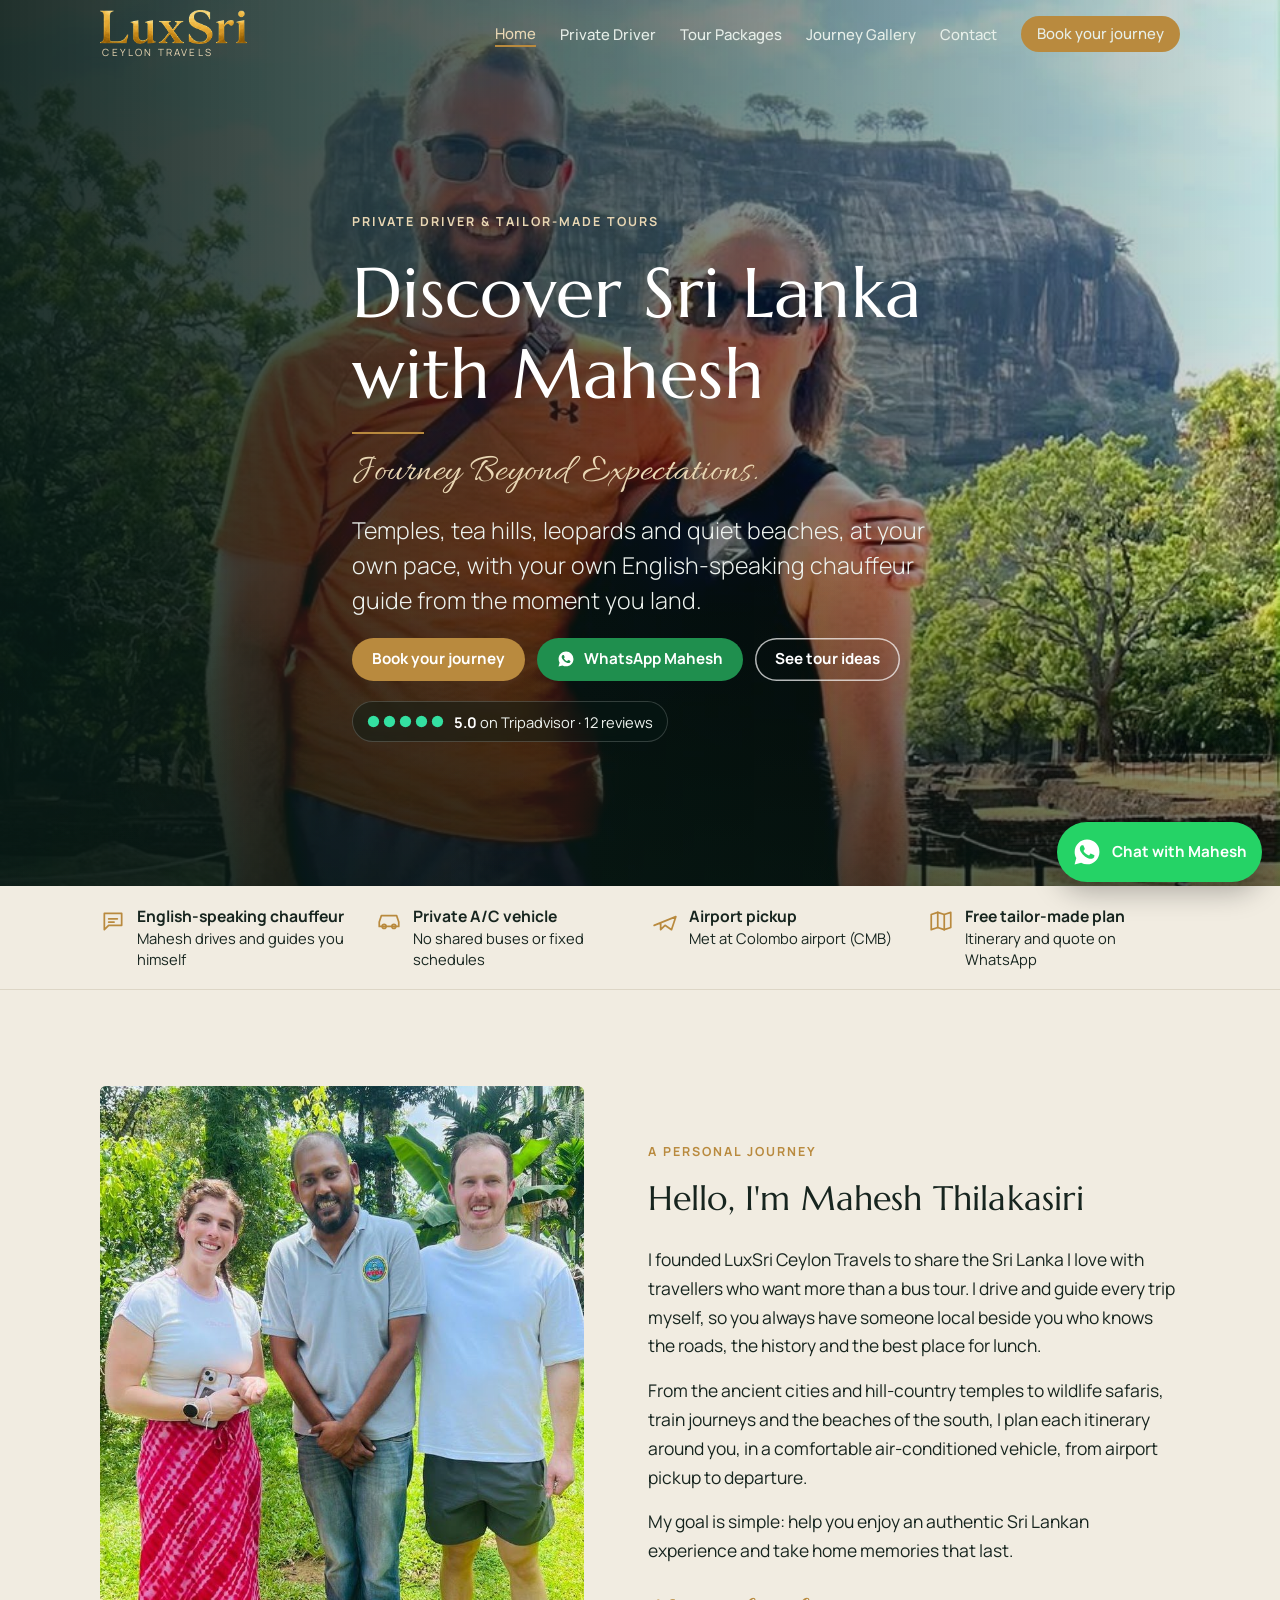
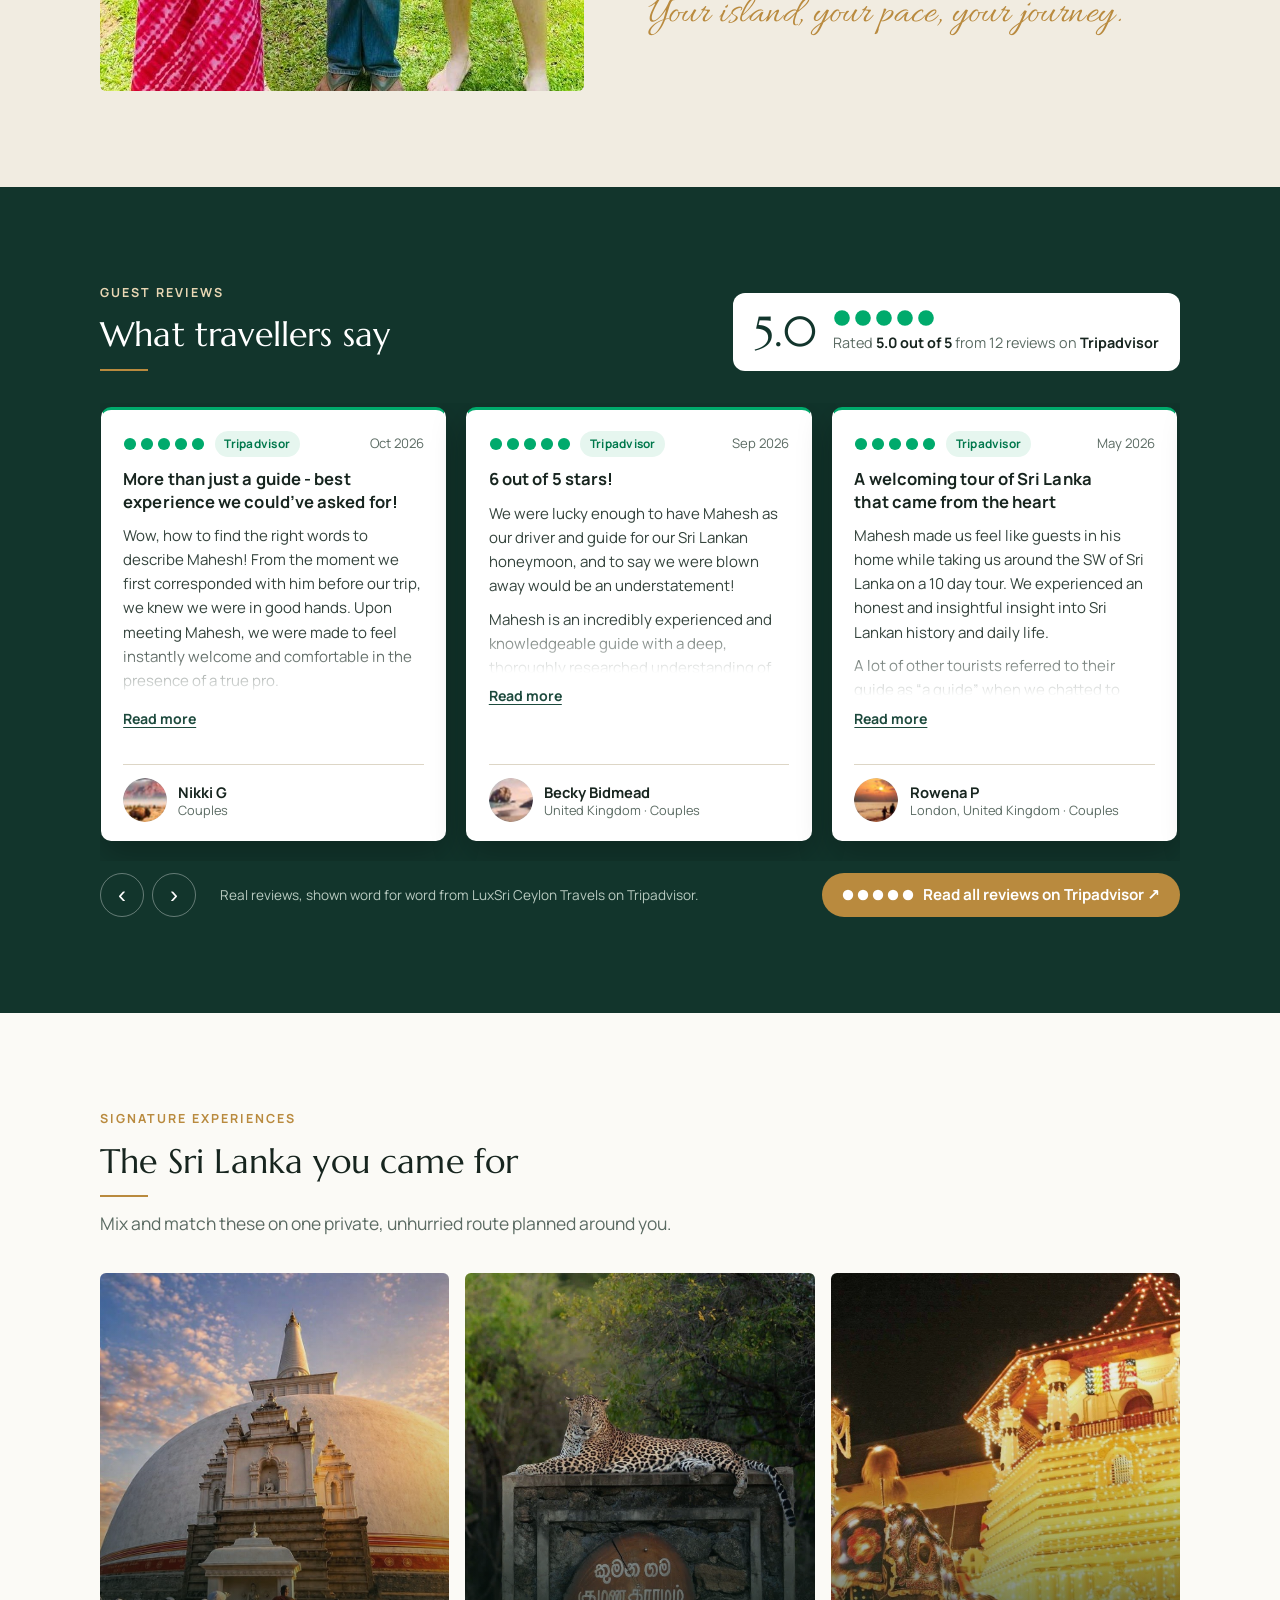
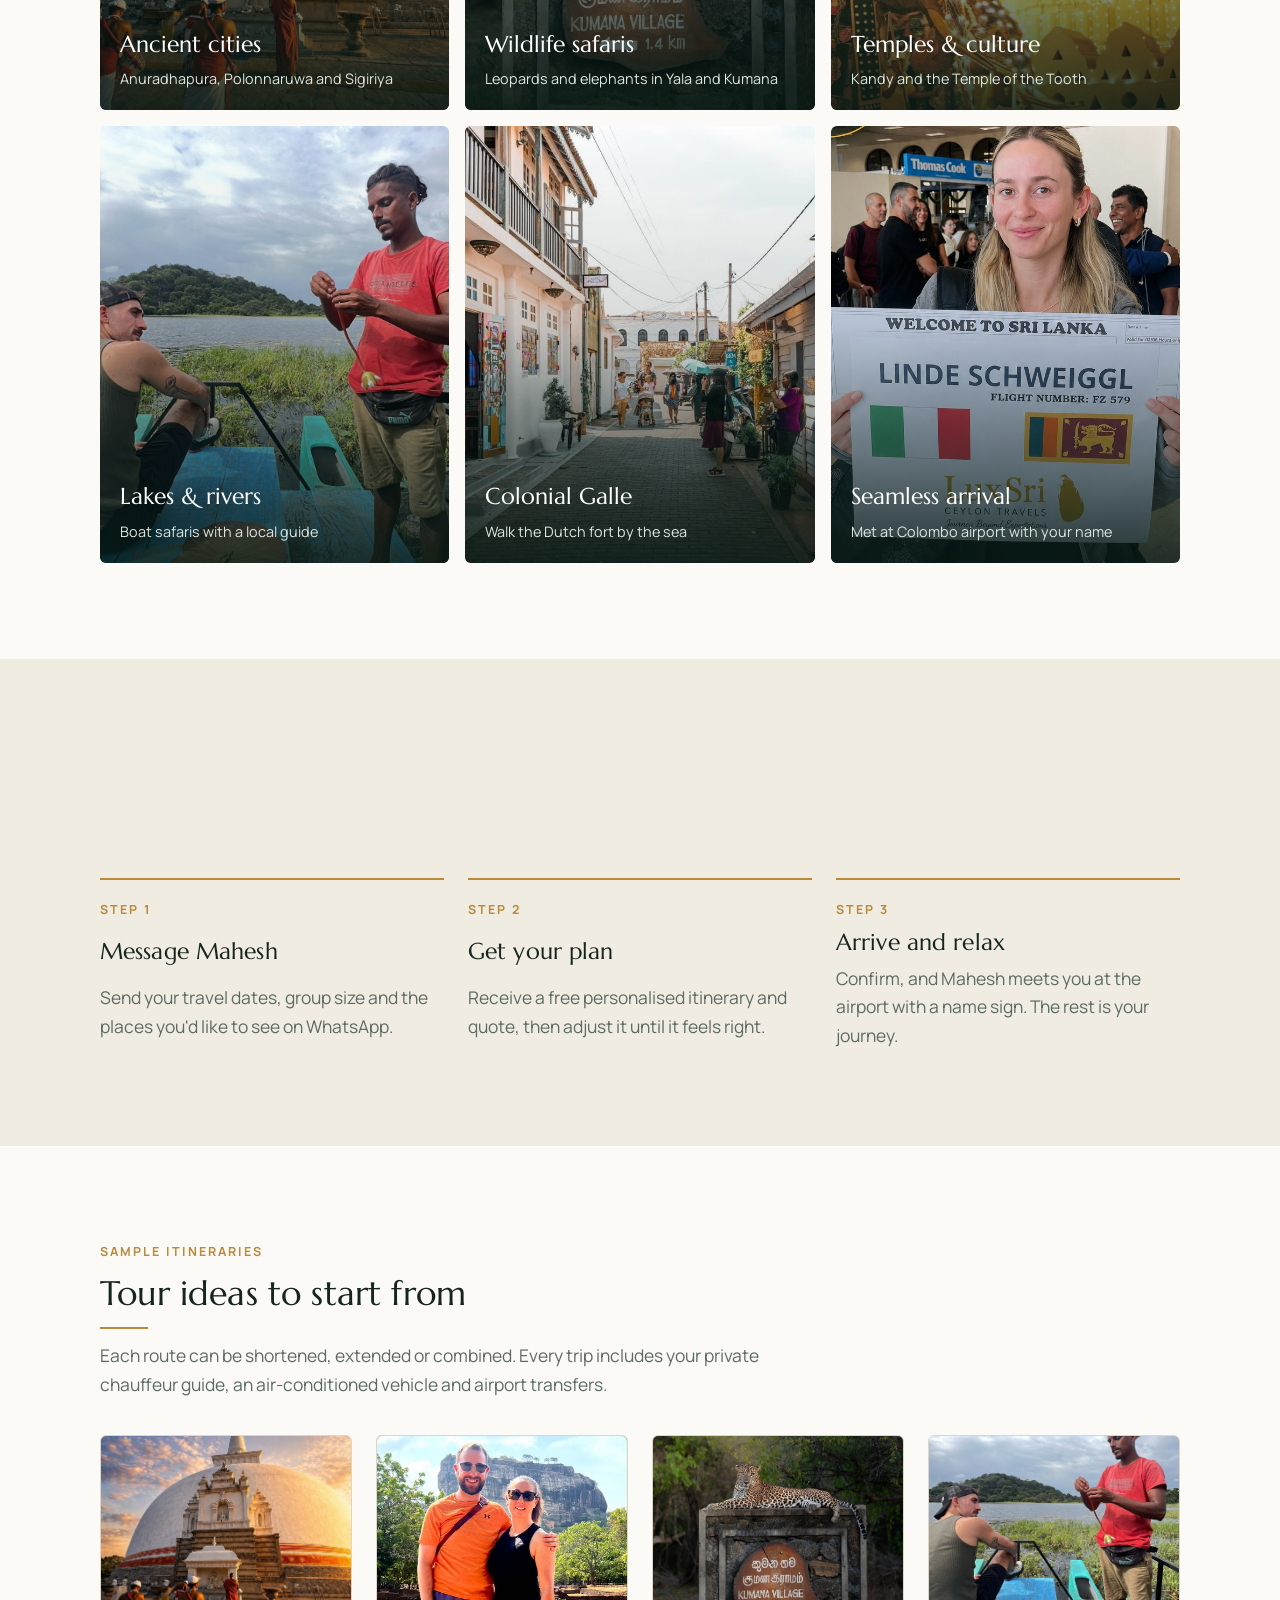
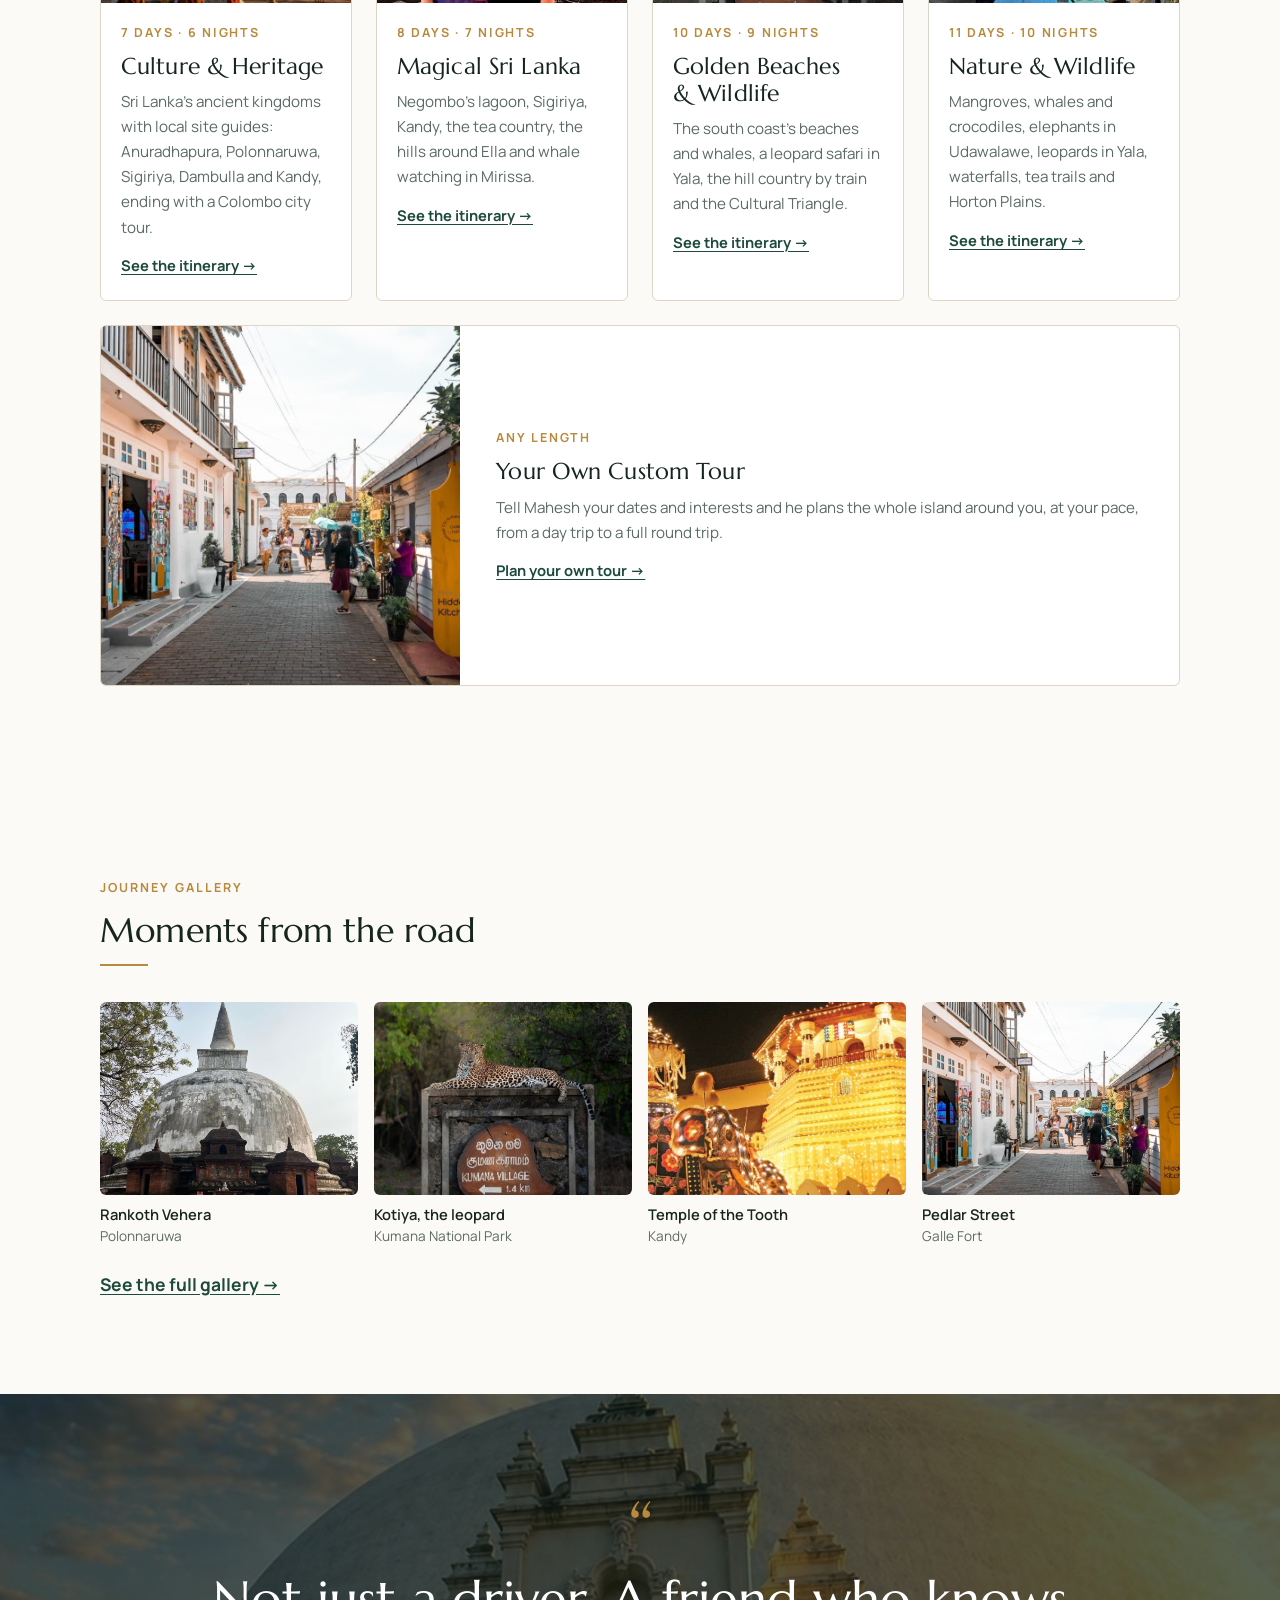
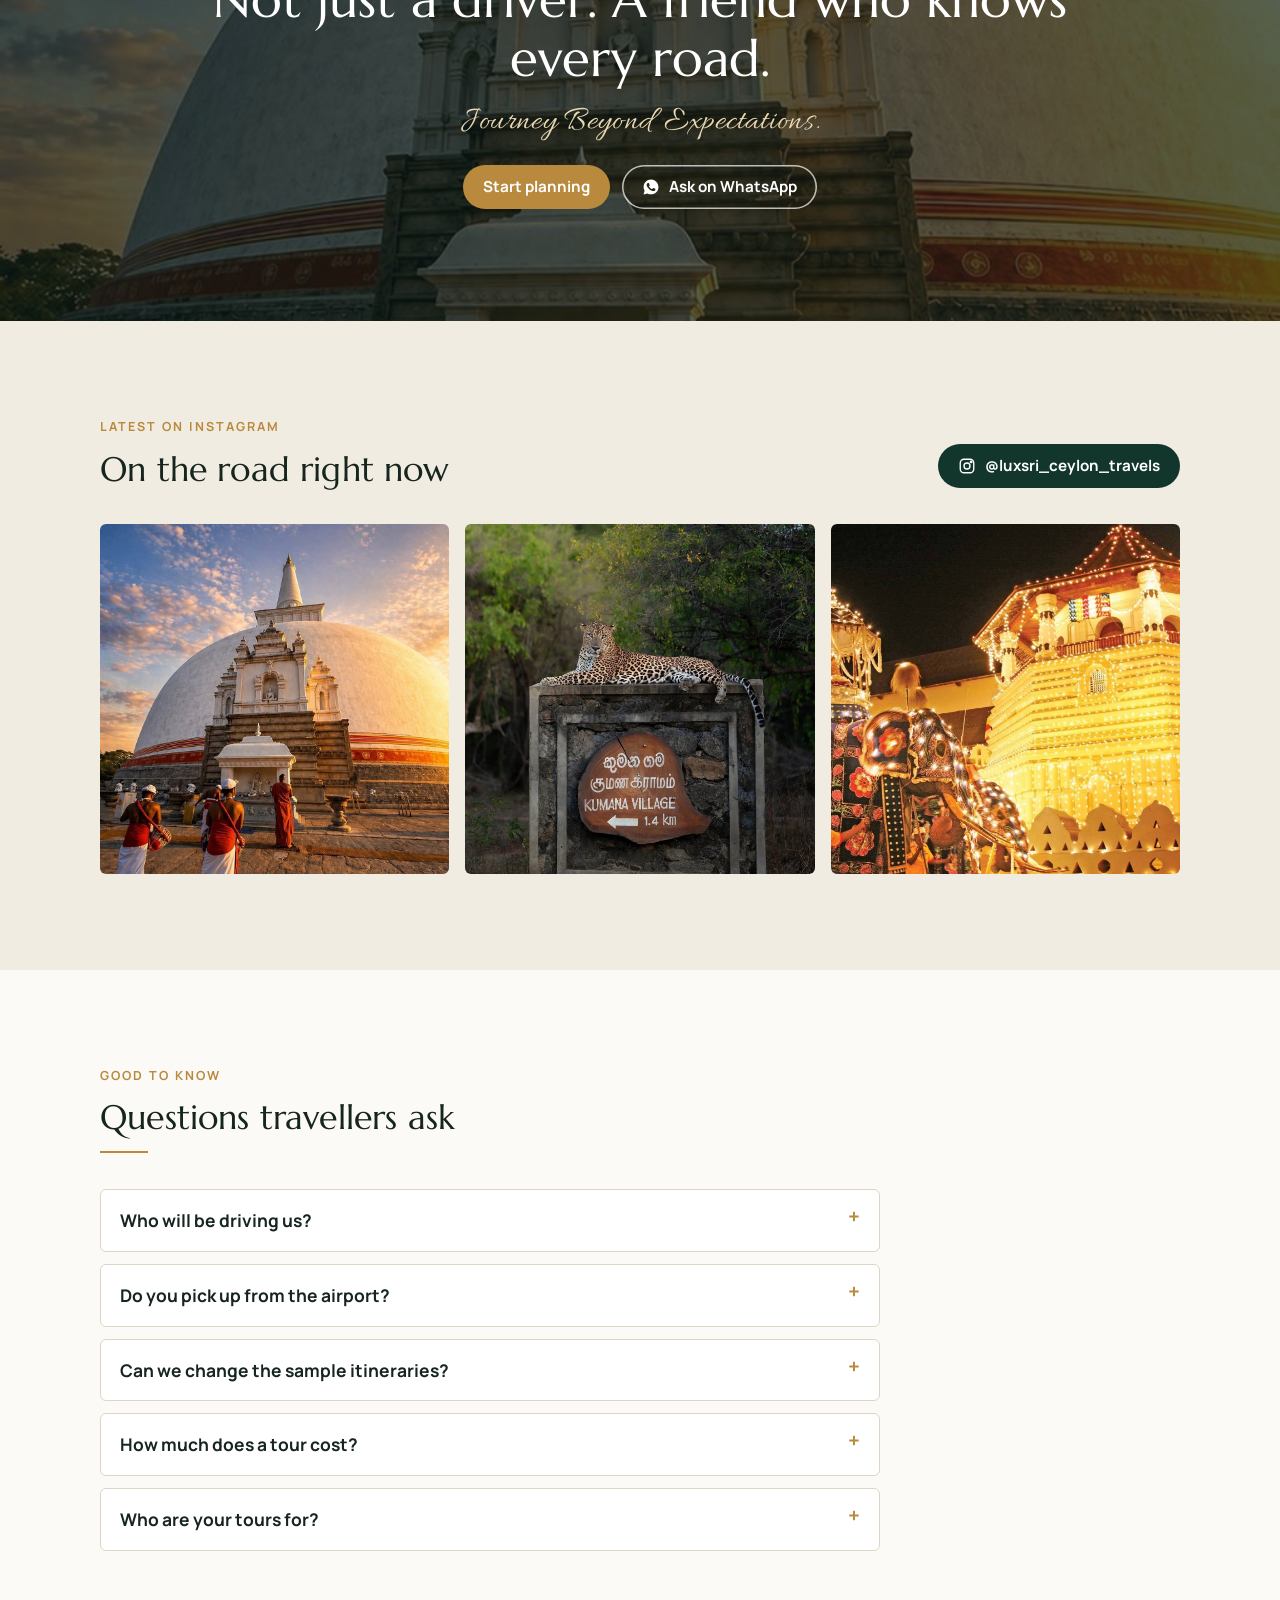
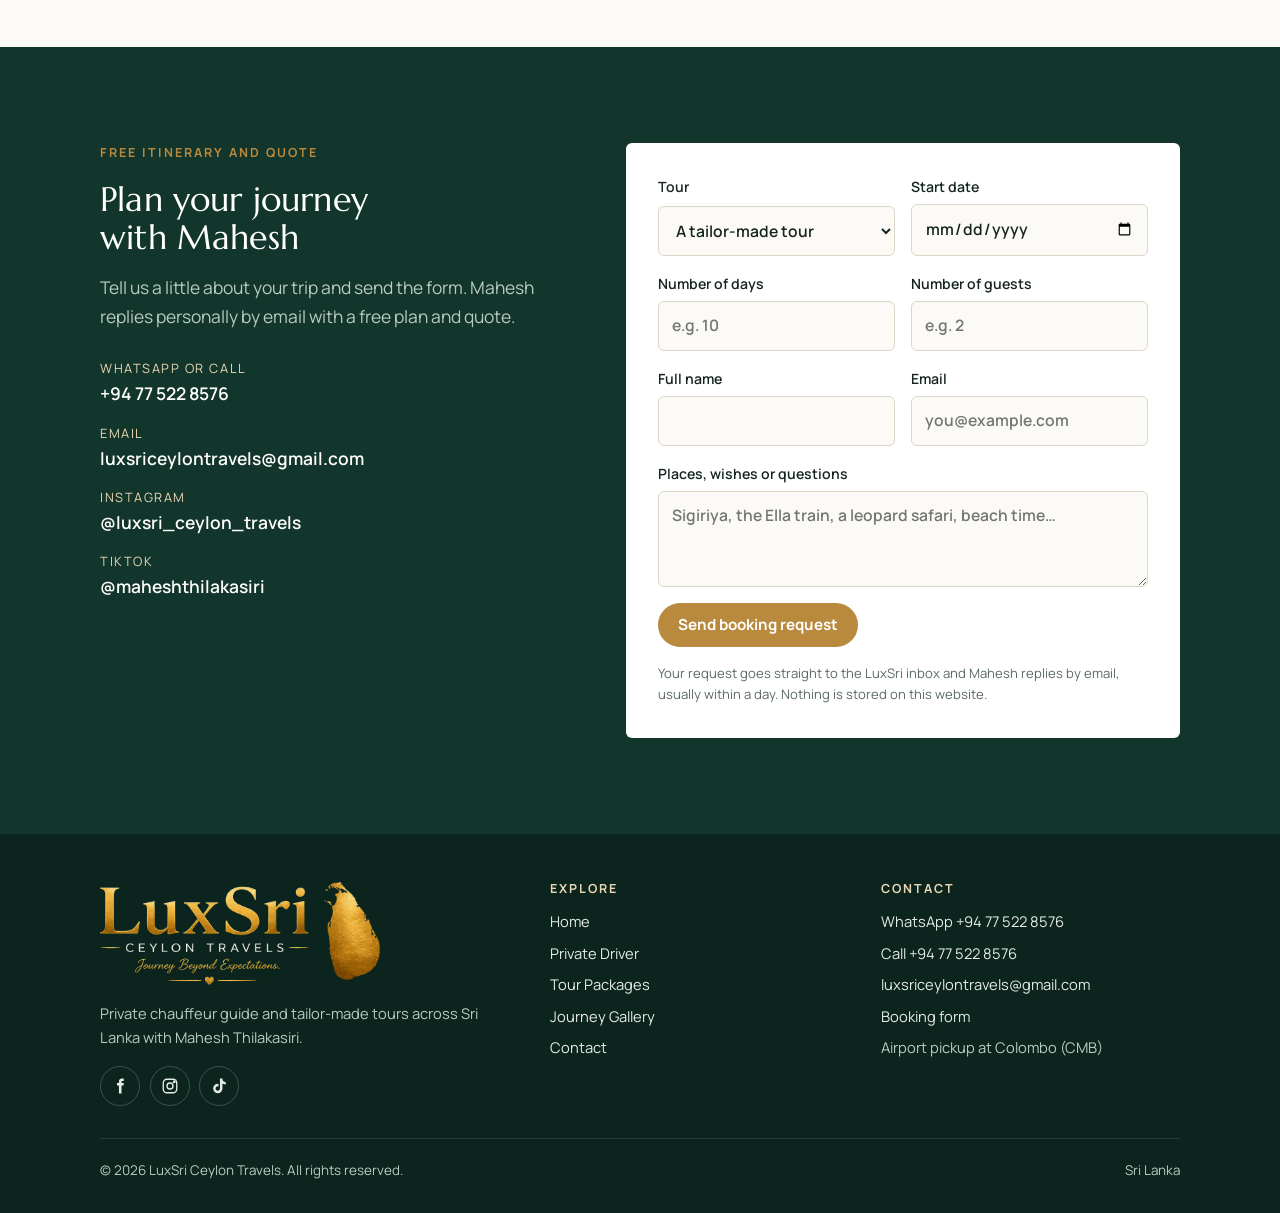
<file: index.html>
<!doctype html>
<html lang="en">
<head>
<meta charset="utf-8">
<meta name="viewport" content="width=device-width, initial-scale=1, viewport-fit=cover">
<title>Private Driver &amp; Tailor-Made Sri Lanka Tours | LuxSri Ceylon Travels</title>
<meta name="description" content="Explore Sri Lanka with Mahesh Thilakasiri, your English-speaking private chauffeur guide. Tailor-made tours, A/C vehicle and Colombo airport pickup. Free itinerary on WhatsApp.">
<link rel="canonical" href="https://www.luxsri.lk/">
<meta name="theme-color" content="#12352c">
<meta property="og:type" content="website">
<meta property="og:site_name" content="LuxSri Ceylon Travels">
<meta property="og:title" content="Private Driver &amp; Tailor-Made Sri Lanka Tours | LuxSri Ceylon Travels">
<meta property="og:description" content="Explore Sri Lanka with Mahesh Thilakasiri, your English-speaking private chauffeur guide. Tailor-made tours, A/C vehicle and Colombo airport pickup. Free itinerary on WhatsApp.">
<meta property="og:url" content="https://www.luxsri.lk/">
<meta property="og:image" content="https://www.luxsri.lk/assets/img/og-logo.jpg">
<meta name="twitter:card" content="summary_large_image">
<link rel="icon" href="./assets/img/favicon.png" type="image/png">
<link rel="apple-touch-icon" href="./assets/img/apple-touch-icon.png">
<link rel="preconnect" href="https://fonts.googleapis.com">
<link rel="preconnect" href="https://fonts.gstatic.com" crossorigin>
<link rel="stylesheet" href="https://fonts.googleapis.com/css2?family=Allura&family=Marcellus&family=Manrope:wght@300;400;500;600;700&display=swap">
<link rel="stylesheet" href="./assets/site.css">
<script type="application/ld+json">{"@context": "https://schema.org", "@type": "TravelAgency", "@id": "https://www.luxsri.lk/#business", "name": "LuxSri Ceylon Travels", "url": "https://www.luxsri.lk/", "image": "https://www.luxsri.lk/assets/img/sigiriya-guests.jpg", "telephone": "+94775228576", "email": "luxsriceylontravels@gmail.com", "slogan": "Journey Beyond Expectations", "description": "Private English-speaking chauffeur guide and tailor-made Sri Lanka tours with Mahesh Thilakasiri.", "areaServed": {"@type": "Country", "name": "Sri Lanka"}, "address": {"@type": "PostalAddress", "addressCountry": "LK"}, "founder": {"@type": "Person", "name": "Mahesh Thilakasiri"}, "sameAs": ["https://www.facebook.com/profile.php?id=61587585470639", "https://www.instagram.com/luxsri_ceylon_travels/", "https://www.tiktok.com/@maheshthilakasiri"]}</script>
<script type="application/ld+json">{"@context": "https://schema.org", "@type": "FAQPage", "mainEntity": [{"@type": "Question", "name": "Who will be driving us?", "acceptedAnswer": {"@type": "Answer", "text": "Mahesh Thilakasiri, the founder of LuxSri Ceylon Travels, is your English-speaking private chauffeur guide for the whole trip."}}, {"@type": "Question", "name": "Do you pick up from the airport?", "acceptedAnswer": {"@type": "Answer", "text": "Yes. Airport pickup and drop-off at Colombo Bandaranaike International Airport (CMB) is included, and private transfers can go anywhere in Sri Lanka."}}, {"@type": "Question", "name": "Can we change the sample itineraries?", "acceptedAnswer": {"@type": "Answer", "text": "Yes. Every tour is planned around you. The sample routes can be shortened, extended or combined, and plans can change along the way."}}, {"@type": "Question", "name": "How much does a tour cost?", "acceptedAnswer": {"@type": "Answer", "text": "It depends on your dates, route and group size. Send your details on WhatsApp and Mahesh will reply with a free personalised itinerary and quote."}}, {"@type": "Question", "name": "Who are your tours for?", "acceptedAnswer": {"@type": "Answer", "text": "Couples, families and small groups of friends who want to travel at their own pace in a private air-conditioned vehicle."}}]}</script>
</head>
<body>
<a class="skip" href="#main">Skip to content</a>
<header class="site-header over-hero">
  <div class="wrap">
    <a class="brand" href="./" aria-label="LuxSri Ceylon Travels home"><span class="brand-name"><img class="brand-logo" src="./assets/img/logo-wordmark.png" alt="LuxSri" width="146" height="34"><small>Ceylon Travels</small></span></a>
    <button class="nav-toggle" type="button" aria-expanded="false" aria-controls="nav">Menu</button>
    <nav class="nav" id="nav" aria-label="Main">
      <a href="./" aria-current="page">Home</a>
<a href="./private-driver-sri-lanka/">Private Driver</a>
<a href="./sri-lanka-tour-packages/">Tour Packages</a>
<a href="./luxsri-journey/">Journey Gallery</a>
<a href="./contact/">Contact</a>
      <a class="btn btn-gold btn-sm" href="./contact/">Book your journey</a>
    </nav>
  </div>
</header>
<main id="main">

<section class="hero hero-home">
  <img class="kenburns" src="./assets/img/sigiriya-guests.jpg" alt="Happy guests at Sigiriya Rock on a private LuxSri Ceylon Travels tour in Sri Lanka" width="1920" height="1280" fetchpriority="high">
  <div class="wrap">
    <div class="hero-copy">
      <span class="eyebrow">Private driver &amp; tailor-made tours</span>
      <h1>Discover Sri Lanka with Mahesh</h1>
      <p class="tagline">Journey Beyond Expectations.</p>
      <p class="lead">Temples, tea hills, leopards and quiet beaches, at your own pace, with your own English-speaking chauffeur guide from the moment you land.</p>
      <div class="btn-row">
        <a class="btn btn-gold" href="./contact/">Book your journey</a>
        <a class="btn btn-wa" href="https://wa.me/94775228576?text=Hi%20Mahesh%2C%20I%27d%20like%20to%20plan%20a%20Sri%20Lanka%20trip." target="_blank" rel="noopener"><svg viewBox="0 0 24 24" fill="currentColor" aria-hidden="true"><path d="M12.04 2C6.58 2 2.13 6.45 2.13 11.91c0 1.75.46 3.45 1.32 4.95L2.05 22l5.25-1.38a9.9 9.9 0 0 0 4.74 1.21h.01c5.46 0 9.91-4.45 9.91-9.91A9.85 9.85 0 0 0 12.04 2zm5.8 14.08c-.24.68-1.43 1.32-1.97 1.37-.5.05-1.13.07-1.83-.11-.42-.13-.96-.31-1.65-.61-2.9-1.25-4.8-4.18-4.94-4.37-.14-.19-1.18-1.57-1.18-3s.75-2.13 1.02-2.42c.26-.29.58-.36.77-.36h.55c.18 0 .42-.07.65.5.24.58.82 2 .89 2.15.07.14.12.31.02.5-.1.19-.14.31-.29.48-.14.17-.3.37-.43.5-.14.14-.29.3-.13.59.17.29.74 1.22 1.58 1.97 1.09.97 2 1.27 2.29 1.41.29.14.46.12.62-.07.17-.19.72-.84.91-1.13.19-.29.38-.24.65-.14.26.1 1.68.79 1.97.94.29.14.48.22.55.34.07.12.07.7-.17 1.38z"/></svg>WhatsApp Mahesh</a>
        <a class="btn btn-ghost" href="./sri-lanka-tour-packages/">See tour ideas</a>
      </div>
      <a class="hero-rating" href="#reviews"><span class="rv-bubbles" role="img" aria-label="5 of 5 bubbles"><svg viewBox="0 0 12 12" aria-hidden="true"><circle cx="6" cy="6" r="5.2"/></svg><svg viewBox="0 0 12 12" aria-hidden="true"><circle cx="6" cy="6" r="5.2"/></svg><svg viewBox="0 0 12 12" aria-hidden="true"><circle cx="6" cy="6" r="5.2"/></svg><svg viewBox="0 0 12 12" aria-hidden="true"><circle cx="6" cy="6" r="5.2"/></svg><svg viewBox="0 0 12 12" aria-hidden="true"><circle cx="6" cy="6" r="5.2"/></svg></span><span><b>5.0</b> on Tripadvisor · 12 reviews</span></a>
    </div>
  </div>
</section>
<div class="facts"><div class="wrap"><ul><li><svg viewBox="0 0 24 24" fill="none" stroke="currentColor" stroke-width="1.6" stroke-linecap="round" stroke-linejoin="round" aria-hidden="true"><path d="M4 5h16v11H8l-4 4z"/><path d="M8 10h8M8 13h5"/></svg><span><strong>English-speaking chauffeur</strong>Mahesh drives and guides you himself</span></li><li><svg viewBox="0 0 24 24" fill="none" stroke="currentColor" stroke-width="1.6" stroke-linecap="round" stroke-linejoin="round" aria-hidden="true"><path d="M5 17h14M3 13l2-6h14l2 6v4H3z"/><circle cx="7.5" cy="17" r="1.8"/><circle cx="16.5" cy="17" r="1.8"/></svg><span><strong>Private A/C vehicle</strong>No shared buses or fixed schedules</span></li><li><svg viewBox="0 0 24 24" fill="none" stroke="currentColor" stroke-width="1.6" stroke-linecap="round" stroke-linejoin="round" aria-hidden="true"><path d="M2 16l20-8-4 12-6-4-4 4v-6"/></svg><span><strong>Airport pickup</strong>Met at Colombo airport (CMB)</span></li><li><svg viewBox="0 0 24 24" fill="none" stroke="currentColor" stroke-width="1.6" stroke-linecap="round" stroke-linejoin="round" aria-hidden="true"><path d="M9 4 3 6v14l6-2 6 2 6-2V4l-6 2z"/><path d="M9 4v14M15 6v14"/></svg><span><strong>Free tailor-made plan</strong>Itinerary and quote on WhatsApp</span></li></ul></div></div>
<section class="band band-sand">
  <div class="wrap split">
    <div class="photo"><img src="./assets/img/mahesh-with-guests.jpg" alt="Mahesh Thilakasiri, founder of LuxSri Ceylon Travels, with guests on a private tour in Sri Lanka" loading="lazy" width="1024" height="1280"></div>
    <div class="stack-lg">
      <div class="stack">
        <span class="eyebrow">A personal journey</span>
        <h2>Hello, I'm Mahesh Thilakasiri</h2>
      </div>
      <div class="stack narrow">
        <p>I founded LuxSri Ceylon Travels to share the Sri Lanka I love with travellers who want more than a bus tour. I drive and guide every trip myself, so you always have someone local beside you who knows the roads, the history and the best place for lunch.</p>
        <p>From the ancient cities and hill-country temples to wildlife safaris, train journeys and the beaches of the south, I plan each itinerary around you, in a comfortable air-conditioned vehicle, from airport pickup to departure.</p>
        <p>My goal is simple: help you enjoy an authentic Sri Lankan experience and take home memories that last.</p>
      </div>
      <p class="tagline tagline-dark">Your island, your pace, your journey.</p>
    </div>
  </div>
</section>
<section class="band band-forest rv-band" id="reviews">
  <div class="wrap">
    <div class="rv-head">
      <div class="section-head" data-reveal=""><span class="eyebrow">Guest reviews</span><h2>What travellers say</h2></div>
      <div class="rv-summary">
        <div class="rv-score">5.0</div>
        <div class="rv-sum-text"><span class="rv-bubbles rv-bubbles-lg" role="img" aria-label="5 of 5 bubbles"><svg viewBox="0 0 12 12" aria-hidden="true"><circle cx="6" cy="6" r="5.2"/></svg><svg viewBox="0 0 12 12" aria-hidden="true"><circle cx="6" cy="6" r="5.2"/></svg><svg viewBox="0 0 12 12" aria-hidden="true"><circle cx="6" cy="6" r="5.2"/></svg><svg viewBox="0 0 12 12" aria-hidden="true"><circle cx="6" cy="6" r="5.2"/></svg><svg viewBox="0 0 12 12" aria-hidden="true"><circle cx="6" cy="6" r="5.2"/></svg></span><span>Rated <b>5.0 out of 5</b> from 12 reviews on <b>Tripadvisor</b></span></div>
      </div>
    </div>
    <div class="rv-track" tabindex="0" aria-label="Guest reviews from Tripadvisor">
<article class="rv">
  <div class="rv-top"><span class="rv-bubbles" role="img" aria-label="5 of 5 bubbles"><svg viewBox="0 0 12 12" aria-hidden="true"><circle cx="6" cy="6" r="5.2"/></svg><svg viewBox="0 0 12 12" aria-hidden="true"><circle cx="6" cy="6" r="5.2"/></svg><svg viewBox="0 0 12 12" aria-hidden="true"><circle cx="6" cy="6" r="5.2"/></svg><svg viewBox="0 0 12 12" aria-hidden="true"><circle cx="6" cy="6" r="5.2"/></svg><svg viewBox="0 0 12 12" aria-hidden="true"><circle cx="6" cy="6" r="5.2"/></svg></span><a class="rv-src" href="https://www.tripadvisor.com/Attraction_Review-g1500185-d34255106-Reviews-LuxSri_Ceylon_Travels-Katunayake_Negombo_Western_Province.html" target="_blank" rel="noopener" title="Read this review on Tripadvisor">Tripadvisor</a><time datetime="2026-10-03">Oct 2026</time></div>
  <h3>More than just a guide - best experience we could’ve asked for!</h3>
  <div class="rv-body is-clamped"><p>Wow, how to find the right words to describe Mahesh! From the moment we first corresponded with him before our trip, we knew we were in good hands. Upon meeting Mahesh, we were made to feel instantly welcome and comfortable in the presence of a true pro.</p><p>Mahesh’s passion and extensive knowledge of all things Sri Lanka makes him more than just a driver/guide, he is as good a spokesman for his country as you could possibly want. He planned out a wonderful itinerary for us across our 11 days and tailored it to our interests, energy levels, and the weather on particular days.</p><p>Mahesh also went above and beyond in providing us with experiences well beyond what most tourists would get in Sri Lanka which made the trip feel all the more authentic and special. There were several once-in-a-lifetime moments we shared that were all thanks to Mahesh’s meticulous planning and desire to give us the best possible holiday.</p><p>But above all else, Mahesh is just a great person. It didn’t take long before the relationship went from guide to friend, and he is an absolute joy to be around - a super friendly and funny guy who loves life. We were even lucky enough to meet some of Mahesh’s family, who were also beautiful people.</p><p>In Mahesh, we have made a lifelong friend, and our trip would not have been anywhere near as memorable without him steering the ship. We would highly recommend him to anyone travelling to Sri Lanka, and will miss him dearly!!</p><p>Love Nikki and Damon :)</p></div>
  <button class="rv-more" type="button" aria-expanded="false">Read more</button>
  <footer class="rv-by">
    <img src="[data-uri]" alt="" width="44" height="44">
    <span class="rv-who"><strong>Nikki G</strong><small>Couples</small></span>
  </footer>
</article>
<article class="rv">
  <div class="rv-top"><span class="rv-bubbles" role="img" aria-label="5 of 5 bubbles"><svg viewBox="0 0 12 12" aria-hidden="true"><circle cx="6" cy="6" r="5.2"/></svg><svg viewBox="0 0 12 12" aria-hidden="true"><circle cx="6" cy="6" r="5.2"/></svg><svg viewBox="0 0 12 12" aria-hidden="true"><circle cx="6" cy="6" r="5.2"/></svg><svg viewBox="0 0 12 12" aria-hidden="true"><circle cx="6" cy="6" r="5.2"/></svg><svg viewBox="0 0 12 12" aria-hidden="true"><circle cx="6" cy="6" r="5.2"/></svg></span><a class="rv-src" href="https://www.tripadvisor.com/Attraction_Review-g1500185-d34255106-Reviews-LuxSri_Ceylon_Travels-Katunayake_Negombo_Western_Province.html" target="_blank" rel="noopener" title="Read this review on Tripadvisor">Tripadvisor</a><time datetime="2026-09-14">Sep 2026</time></div>
  <h3>6 out of 5 stars!</h3>
  <div class="rv-body is-clamped"><p>We were lucky enough to have Mahesh as our driver and guide for our Sri Lankan honeymoon, and to say we were blown away would be an understatement!</p><p>Mahesh is an incredibly experienced and knowledgeable guide with a deep, thoroughly researched understanding of Sri Lanka&#x27;s history, culture, and sights. While we already had an itinerary planned, whenever we had extra time, Mahesh was quick to suggest fantastic local activities and hidden gems to keep things fun and interesting.</p><p>Beyond his expertise, he is exceptionally warm, easy to talk to, and an absolute pleasure to be around which made a world of difference on such a special trip. We couldn&#x27;t thank him enough for making our honeymoon an absolute delight. If you are traveling to Sri Lanka, we cannot recommend booking Mahesh highly enough!</p></div>
  <button class="rv-more" type="button" aria-expanded="false">Read more</button>
  <footer class="rv-by">
    <img src="[data-uri]" alt="" width="44" height="44">
    <span class="rv-who"><strong>Becky Bidmead</strong><small>United Kingdom · Couples</small></span>
  </footer>
</article>
<article class="rv">
  <div class="rv-top"><span class="rv-bubbles" role="img" aria-label="5 of 5 bubbles"><svg viewBox="0 0 12 12" aria-hidden="true"><circle cx="6" cy="6" r="5.2"/></svg><svg viewBox="0 0 12 12" aria-hidden="true"><circle cx="6" cy="6" r="5.2"/></svg><svg viewBox="0 0 12 12" aria-hidden="true"><circle cx="6" cy="6" r="5.2"/></svg><svg viewBox="0 0 12 12" aria-hidden="true"><circle cx="6" cy="6" r="5.2"/></svg><svg viewBox="0 0 12 12" aria-hidden="true"><circle cx="6" cy="6" r="5.2"/></svg></span><a class="rv-src" href="https://www.tripadvisor.com/Attraction_Review-g1500185-d34255106-Reviews-LuxSri_Ceylon_Travels-Katunayake_Negombo_Western_Province.html" target="_blank" rel="noopener" title="Read this review on Tripadvisor">Tripadvisor</a><time datetime="2026-05-02">May 2026</time></div>
  <h3>A welcoming tour of Sri Lanka that came from the heart</h3>
  <div class="rv-body is-clamped"><p>Mahesh made us feel like guests in his home while taking us around the SW of Sri Lanka on a 10 day tour. We experienced an honest and insightful insight into Sri Lankan history and daily life.</p><p>A lot of other tourists referred to their guide as “a guide” when we chatted to them and we never felt like Mahesh was a guide, we felt like he was a new friend taking us to his favourite places. He tailored a set tour to how we felt that day and if the weather changed or we felt more tired some days compared to others, he would amend the agenda for us.</p><p>The country itself was incredible with an amazing sense of community and purpose. Cannot wait to go back.</p></div>
  <button class="rv-more" type="button" aria-expanded="false">Read more</button>
  <footer class="rv-by">
    <img src="[data-uri]" alt="" width="44" height="44">
    <span class="rv-who"><strong>Rowena P</strong><small>London, United Kingdom · Couples</small></span>
  </footer>
</article>
<article class="rv">
  <div class="rv-top"><span class="rv-bubbles" role="img" aria-label="5 of 5 bubbles"><svg viewBox="0 0 12 12" aria-hidden="true"><circle cx="6" cy="6" r="5.2"/></svg><svg viewBox="0 0 12 12" aria-hidden="true"><circle cx="6" cy="6" r="5.2"/></svg><svg viewBox="0 0 12 12" aria-hidden="true"><circle cx="6" cy="6" r="5.2"/></svg><svg viewBox="0 0 12 12" aria-hidden="true"><circle cx="6" cy="6" r="5.2"/></svg><svg viewBox="0 0 12 12" aria-hidden="true"><circle cx="6" cy="6" r="5.2"/></svg></span><a class="rv-src" href="https://www.tripadvisor.com/Attraction_Review-g1500185-d34255106-Reviews-LuxSri_Ceylon_Travels-Katunayake_Negombo_Western_Province.html" target="_blank" rel="noopener" title="Read this review on Tripadvisor">Tripadvisor</a><time datetime="2026-03-21">Mar 2026</time></div>
  <h3>The best experience you could want.</h3>
  <div class="rv-body is-clamped"><p>Can’t recommend Mahesh enough.</p><p>My wife and I had the pleasure of Mahesh guiding us round Sri Lanka for 10-days. He is a super nice guy, very knowledgeable and open about his country and culture plus every location we went to. He also has the inside track with guides and sorted us out with little perks along the way. Nothing was too much trouble; whether anticipating needs and pre-emptively suggesting changes to our itinerary to better suite our style of travel; taking us on additional side-trips or meeting up to help us with street food selections and making sure we got the best cinnamon and vanilla off the market. If you go with Mahesh, you’re in good hands.</p></div>
  <button class="rv-more" type="button" aria-expanded="false">Read more</button>
  <footer class="rv-by">
    <img src="[data-uri]" alt="" width="44" height="44">
    <span class="rv-who"><strong>Chris W</strong><small>Couples</small></span>
  </footer>
</article>
<article class="rv">
  <div class="rv-top"><span class="rv-bubbles" role="img" aria-label="5 of 5 bubbles"><svg viewBox="0 0 12 12" aria-hidden="true"><circle cx="6" cy="6" r="5.2"/></svg><svg viewBox="0 0 12 12" aria-hidden="true"><circle cx="6" cy="6" r="5.2"/></svg><svg viewBox="0 0 12 12" aria-hidden="true"><circle cx="6" cy="6" r="5.2"/></svg><svg viewBox="0 0 12 12" aria-hidden="true"><circle cx="6" cy="6" r="5.2"/></svg><svg viewBox="0 0 12 12" aria-hidden="true"><circle cx="6" cy="6" r="5.2"/></svg></span><a class="rv-src" href="https://www.tripadvisor.com/Attraction_Review-g1500185-d34255106-Reviews-LuxSri_Ceylon_Travels-Katunayake_Negombo_Western_Province.html" target="_blank" rel="noopener" title="Read this review on Tripadvisor">Tripadvisor</a><time datetime="2026-09-04">Sep 2026</time></div>
  <h3>An Exceptional Local Guide Who Seamlessly Navigated Every Schedule Change</h3>
  <div class="rv-body is-clamped"><p>An absolute game-changer for our trip to Sri Lanka. When unexpected rain or timing changes threw our original itinerary off course, Mahesh effortlessly pivoted with a backup plan that kept us right on track. He is far more than just a guide—he felt like a trusted friend traveling alongside us, boasting incredible communication and a deep, local mastery of every route and attraction. His insider knowledge of timings and logistics turned a great vacation into an unforgettable experience. Highly recommend!</p></div>
  <button class="rv-more" type="button" aria-expanded="false">Read more</button>
  <footer class="rv-by">
    <img src="[data-uri]" alt="" width="44" height="44">
    <span class="rv-who"><strong>Tushar B</strong><small>Tripadvisor member</small></span>
  </footer>
</article>
<article class="rv">
  <div class="rv-top"><span class="rv-bubbles" role="img" aria-label="5 of 5 bubbles"><svg viewBox="0 0 12 12" aria-hidden="true"><circle cx="6" cy="6" r="5.2"/></svg><svg viewBox="0 0 12 12" aria-hidden="true"><circle cx="6" cy="6" r="5.2"/></svg><svg viewBox="0 0 12 12" aria-hidden="true"><circle cx="6" cy="6" r="5.2"/></svg><svg viewBox="0 0 12 12" aria-hidden="true"><circle cx="6" cy="6" r="5.2"/></svg><svg viewBox="0 0 12 12" aria-hidden="true"><circle cx="6" cy="6" r="5.2"/></svg></span><a class="rv-src" href="https://www.tripadvisor.com/Attraction_Review-g1500185-d34255106-Reviews-LuxSri_Ceylon_Travels-Katunayake_Negombo_Western_Province.html" target="_blank" rel="noopener" title="Read this review on Tripadvisor">Tripadvisor</a><time datetime="2026-10-04">Oct 2026</time></div>
  <h3>10/10 Service</h3>
  <div class="rv-body is-clamped"><p>We had an absolutely amazing experience with Mahesh! He was genuinely kind, helpful, and extremely knowledgeable throughout our trip. What stood out the most was how genuine, trustworthy, and caring he was. He always made sure we were comfortable and went out of his way to make our experience special.</p><p>Mahesh was not just a great guide but also a wonderful person to have with us throughout the trip. We truly enjoyed his company and would highly recommend him to anyone visiting Sri Lanka. Thank you, Mahesh, for making our trip so memorable! ⭐⭐⭐⭐⭐</p></div>
  <button class="rv-more" type="button" aria-expanded="false">Read more</button>
  <footer class="rv-by">
    <img src="[data-uri]" alt="" width="44" height="44">
    <span class="rv-who"><strong>Utkarsha B</strong><small>India · Friends</small></span>
  </footer>
</article>
    </div>
    <div class="rv-foot">
      <div class="rv-nav"><button type="button" class="rv-prev" aria-label="Previous reviews">‹</button><button type="button" class="rv-next" aria-label="Next reviews">›</button></div>
      <p class="rv-note">Real reviews, shown word for word from LuxSri Ceylon Travels on Tripadvisor.</p>
      <a class="btn btn-ta" href="https://www.tripadvisor.com/Attraction_Review-g1500185-d34255106-Reviews-LuxSri_Ceylon_Travels-Katunayake_Negombo_Western_Province.html" target="_blank" rel="noopener"><span class="rv-bubbles rv-bubbles-w" role="img" aria-label="5 of 5 bubbles"><svg viewBox="0 0 12 12" aria-hidden="true"><circle cx="6" cy="6" r="5.2"/></svg><svg viewBox="0 0 12 12" aria-hidden="true"><circle cx="6" cy="6" r="5.2"/></svg><svg viewBox="0 0 12 12" aria-hidden="true"><circle cx="6" cy="6" r="5.2"/></svg><svg viewBox="0 0 12 12" aria-hidden="true"><circle cx="6" cy="6" r="5.2"/></svg><svg viewBox="0 0 12 12" aria-hidden="true"><circle cx="6" cy="6" r="5.2"/></svg></span>Read all reviews on Tripadvisor ↗</a>
    </div>
  </div>
</section>

<section class="band">
  <div class="wrap">
    <div class="section-head" data-reveal><span class="eyebrow">Signature experiences</span><h2>The Sri Lanka you came for</h2><p class="muted">Mix and match these on one private, unhurried route planned around you.</p></div>
    <div class="exps"><a class="exp" href="./sri-lanka-tour-packages/" data-reveal>
<img src="./assets/img/ruwanweli-maha-seya.jpg" alt="" loading="lazy" width="900" height="1200">
<span class="exp-text"><strong>Ancient cities</strong><span>Anuradhapura, Polonnaruwa and Sigiriya</span></span></a><a class="exp" href="./sri-lanka-tour-packages/" data-reveal>
<img src="./assets/img/kumana-leopard.jpg" alt="" loading="lazy" width="900" height="1200">
<span class="exp-text"><strong>Wildlife safaris</strong><span>Leopards and elephants in Yala and Kumana</span></span></a><a class="exp" href="./sri-lanka-tour-packages/" data-reveal>
<img src="./assets/img/tooth-relic-temple.jpg" alt="" loading="lazy" width="900" height="1200">
<span class="exp-text"><strong>Temples & culture</strong><span>Kandy and the Temple of the Tooth</span></span></a><a class="exp" href="./sri-lanka-tour-packages/" data-reveal>
<img src="./assets/img/lake-boat-safari.jpg" alt="" loading="lazy" width="900" height="1200">
<span class="exp-text"><strong>Lakes & rivers</strong><span>Boat safaris with a local guide</span></span></a><a class="exp" href="./sri-lanka-tour-packages/" data-reveal>
<img src="./assets/img/pedlar-street.jpg" alt="" loading="lazy" width="900" height="1200">
<span class="exp-text"><strong>Colonial Galle</strong><span>Walk the Dutch fort by the sea</span></span></a><a class="exp" href="./sri-lanka-tour-packages/" data-reveal>
<img src="./assets/img/airport-welcome.jpg" alt="" loading="lazy" width="900" height="1200">
<span class="exp-text"><strong>Seamless arrival</strong><span>Met at Colombo airport with your name</span></span></a></div>
  </div>
</section>
<section class="band band-sand">
  <div class="wrap">
    <div class="section-head" data-reveal><span class="eyebrow">How it works</span><h2>From first message to airport welcome</h2></div>
    
<ol class="steps">
  <li><h3>Message Mahesh</h3><p class="muted">Send your travel dates, group size and the places you'd like to see on WhatsApp.</p></li>
  <li><h3>Get your plan</h3><p class="muted">Receive a free personalised itinerary and quote, then adjust it until it feels right.</p></li>
  <li><h3>Arrive and relax</h3><p class="muted">Confirm, and Mahesh meets you at the airport with a name sign. The rest is your journey.</p></li>
</ol>
  </div>
</section>
<section class="band">
  <div class="wrap">
    <div class="section-head" data-reveal><span class="eyebrow">Sample itineraries</span><h2>Tour ideas to start from</h2><p class="muted">Each route can be shortened, extended or combined. Every trip includes your private chauffeur guide, an air-conditioned vehicle and airport transfers.</p></div>
    <div class="tours"><article class="tour" data-reveal><div class="img"><img src="./assets/img/ruwanweli-maha-seya.jpg" alt="" loading="lazy" width="900" height="600"></div>
<div class="body"><span class="days">7 days · 6 nights</span><h3>Culture &amp; Heritage</h3><p>Sri Lanka's ancient kingdoms with local site guides: Anuradhapura, Polonnaruwa, Sigiriya, Dambulla and Kandy, ending with a Colombo city tour.</p>
<a class="more" href="./sri-lanka-tour-packages/#7-day-culture-and-heritage">See the itinerary →</a></div></article><article class="tour" data-reveal><div class="img"><img src="./assets/img/sigiriya-guests.jpg" alt="" loading="lazy" width="900" height="600"></div>
<div class="body"><span class="days">8 days · 7 nights</span><h3>Magical Sri Lanka</h3><p>Negombo's lagoon, Sigiriya, Kandy, the tea country, the hills around Ella and whale watching in Mirissa.</p>
<a class="more" href="./sri-lanka-tour-packages/#8-day-magical-sri-lanka">See the itinerary →</a></div></article><article class="tour" data-reveal><div class="img"><img src="./assets/img/kumana-leopard.jpg" alt="" loading="lazy" width="900" height="600"></div>
<div class="body"><span class="days">10 days · 9 nights</span><h3>Golden Beaches &amp; Wildlife</h3><p>The south coast's beaches and whales, a leopard safari in Yala, the hill country by train and the Cultural Triangle.</p>
<a class="more" href="./sri-lanka-tour-packages/#10-day-golden-beaches-and-wildlife">See the itinerary →</a></div></article><article class="tour" data-reveal><div class="img"><img src="./assets/img/lake-boat-safari.jpg" alt="" loading="lazy" width="900" height="600"></div>
<div class="body"><span class="days">11 days · 10 nights</span><h3>Nature &amp; Wildlife</h3><p>Mangroves, whales and crocodiles, elephants in Udawalawe, leopards in Yala, waterfalls, tea trails and Horton Plains.</p>
<a class="more" href="./sri-lanka-tour-packages/#11-day-nature-and-wildlife">See the itinerary →</a></div></article><article class="tour tour-custom" data-reveal><div class="img"><img src="./assets/img/pedlar-street.jpg" alt="" loading="lazy" width="900" height="600"></div>
<div class="body"><span class="days">Any length</span><h3>Your Own Custom Tour</h3><p>Tell Mahesh your dates and interests and he plans the whole island around you, at your pace, from a day trip to a full round trip.</p>
<a class="more" href="./sri-lanka-tour-packages/#custom-tour">Plan your own tour →</a></div></article></div>
  </div>
</section>
<section class="band">
  <div class="wrap">
    <div class="section-head" data-reveal><span class="eyebrow">Journey gallery</span><h2>Moments from the road</h2></div>
    <div class="gallery teaser"><figure><div class="frame"><img src="./assets/img/rankoth-vehera.jpg" alt="Rankoth Vehera, the largest stupa in Polonnaruwa, Sri Lanka" loading="lazy" width="900" height="675"></div><figcaption><strong>Rankoth Vehera</strong><span>Polonnaruwa</span></figcaption></figure><figure><div class="frame"><img src="./assets/img/kumana-leopard.jpg" alt="Leopard (kotiya) resting on the entrance sign at Kumana National Park safari, Sri Lanka" loading="lazy" width="900" height="675"></div><figcaption><strong>Kotiya, the leopard</strong><span>Kumana National Park</span></figcaption></figure><figure><div class="frame"><img src="./assets/img/tooth-relic-temple.jpg" alt="Temple of the Sacred Tooth Relic in Kandy lit up during the Esala Perahera with elephants, Sri Lanka" loading="lazy" width="900" height="675"></div><figcaption><strong>Temple of the Tooth</strong><span>Kandy</span></figcaption></figure><figure><div class="frame"><img src="./assets/img/pedlar-street.jpg" alt="Colonial buildings and shops on Pedlar Street inside Galle Fort, Sri Lanka" loading="lazy" width="900" height="675"></div><figcaption><strong>Pedlar Street</strong><span>Galle Fort</span></figcaption></figure></div>
    <p style="margin-top:1.5rem"><a href="./luxsri-journey/"><strong>See the full gallery →</strong></a></p>
  </div>
</section>

<section class="quote-band">
  <img src="./assets/img/ruwanweli-maha-seya.jpg" alt="" loading="lazy" width="1920" height="1280">
  <div class="wrap" data-reveal>
    <p class="quote-mark" aria-hidden="true">“</p>
    <p class="quote">Not just a driver. A friend who knows every road.</p>
    <p class="quote-by tagline">Journey Beyond Expectations.</p>
    <div class="btn-row"><a class="btn btn-gold" href="./contact/">Start planning</a><a class="btn btn-ghost" href="https://wa.me/94775228576?text=Hi%20Mahesh%2C%20I%27d%20like%20to%20plan%20a%20Sri%20Lanka%20trip." target="_blank" rel="noopener"><svg viewBox="0 0 24 24" fill="currentColor" aria-hidden="true"><path d="M12.04 2C6.58 2 2.13 6.45 2.13 11.91c0 1.75.46 3.45 1.32 4.95L2.05 22l5.25-1.38a9.9 9.9 0 0 0 4.74 1.21h.01c5.46 0 9.91-4.45 9.91-9.91A9.85 9.85 0 0 0 12.04 2zm5.8 14.08c-.24.68-1.43 1.32-1.97 1.37-.5.05-1.13.07-1.83-.11-.42-.13-.96-.31-1.65-.61-2.9-1.25-4.8-4.18-4.94-4.37-.14-.19-1.18-1.57-1.18-3s.75-2.13 1.02-2.42c.26-.29.58-.36.77-.36h.55c.18 0 .42-.07.65.5.24.58.82 2 .89 2.15.07.14.12.31.02.5-.1.19-.14.31-.29.48-.14.17-.3.37-.43.5-.14.14-.29.3-.13.59.17.29.74 1.22 1.58 1.97 1.09.97 2 1.27 2.29 1.41.29.14.46.12.62-.07.17-.19.72-.84.91-1.13.19-.29.38-.24.65-.14.26.1 1.68.79 1.97.94.29.14.48.22.55.34.07.12.07.7-.17 1.38z"/></svg>Ask on WhatsApp</a></div>
  </div>
</section>


<section class="band band-sand" id="instagram">
  <div class="wrap">
    <div class="ig-head">
      <div class="section-head" data-reveal><span class="eyebrow">Latest on Instagram</span><h2>On the road right now</h2></div>
      <a class="btn btn-ig" href="https://www.instagram.com/luxsri_ceylon_travels/" target="_blank" rel="noopener"><svg viewBox="0 0 24 24" fill="none" stroke="currentColor" stroke-width="1.8" aria-hidden="true"><rect x="3" y="3" width="18" height="18" rx="5"/><circle cx="12" cy="12" r="4"/><circle cx="17.5" cy="6.5" r="1" fill="currentColor"/></svg>@luxsri_ceylon_travels</a>
    </div>
    <div class="ig-grid" data-feed="" data-fallback='[{&quot;src&quot;: &quot;/assets/img/ruwanweli-maha-seya.jpg&quot;, &quot;href&quot;: &quot;https://www.instagram.com/luxsri_ceylon_travels/&quot;}, {&quot;src&quot;: &quot;/assets/img/kumana-leopard.jpg&quot;, &quot;href&quot;: &quot;https://www.instagram.com/luxsri_ceylon_travels/&quot;}, {&quot;src&quot;: &quot;/assets/img/tooth-relic-temple.jpg&quot;, &quot;href&quot;: &quot;https://www.instagram.com/luxsri_ceylon_travels/&quot;}, {&quot;src&quot;: &quot;/assets/img/lake-boat-safari.jpg&quot;, &quot;href&quot;: &quot;https://www.instagram.com/luxsri_ceylon_travels/&quot;}, {&quot;src&quot;: &quot;/assets/img/pedlar-street.jpg&quot;, &quot;href&quot;: &quot;https://www.instagram.com/luxsri_ceylon_travels/&quot;}, {&quot;src&quot;: &quot;/assets/img/airport-welcome.jpg&quot;, &quot;href&quot;: &quot;https://www.instagram.com/luxsri_ceylon_travels/&quot;}, {&quot;src&quot;: &quot;/assets/img/isurumuni-viharaya.jpg&quot;, &quot;href&quot;: &quot;https://www.instagram.com/luxsri_ceylon_travels/&quot;}, {&quot;src&quot;: &quot;/assets/img/sigiriya-guests.jpg&quot;, &quot;href&quot;: &quot;https://www.instagram.com/luxsri_ceylon_travels/&quot;}, {&quot;src&quot;: &quot;/assets/img/rampart-street.jpg&quot;, &quot;href&quot;: &quot;https://www.instagram.com/luxsri_ceylon_travels/&quot;}]'><a class="ig-slot" href="https://www.instagram.com/luxsri_ceylon_travels/" target="_blank" rel="noopener"><img src="./assets/img/ruwanweli-maha-seya.jpg" alt="Recent LuxSri journey photo" loading="lazy" width="900" height="900"></a><a class="ig-slot" href="https://www.instagram.com/luxsri_ceylon_travels/" target="_blank" rel="noopener"><img src="./assets/img/kumana-leopard.jpg" alt="Recent LuxSri journey photo" loading="lazy" width="900" height="900"></a><a class="ig-slot" href="https://www.instagram.com/luxsri_ceylon_travels/" target="_blank" rel="noopener"><img src="./assets/img/tooth-relic-temple.jpg" alt="Recent LuxSri journey photo" loading="lazy" width="900" height="900"></a></div>
  </div>
</section>

<section class="band">
  <div class="wrap">
    <div class="section-head" data-reveal><span class="eyebrow">Good to know</span><h2>Questions travellers ask</h2></div>
    <div class="faq"><details><summary>Who will be driving us?</summary><p>Mahesh Thilakasiri, the founder of LuxSri Ceylon Travels, is your English-speaking private chauffeur guide for the whole trip.</p></details><details><summary>Do you pick up from the airport?</summary><p>Yes. Airport pickup and drop-off at Colombo Bandaranaike International Airport (CMB) is included, and private transfers can go anywhere in Sri Lanka.</p></details><details><summary>Can we change the sample itineraries?</summary><p>Yes. Every tour is planned around you. The sample routes can be shortened, extended or combined, and plans can change along the way.</p></details><details><summary>How much does a tour cost?</summary><p>It depends on your dates, route and group size. Send your details on WhatsApp and Mahesh will reply with a free personalised itinerary and quote.</p></details><details><summary>Who are your tours for?</summary><p>Couples, families and small groups of friends who want to travel at their own pace in a private air-conditioned vehicle.</p></details></div>
  </div>
</section>

<section class="band band-forest" id="plan">
  <div class="wrap enquire">
    <div class="stack-lg" data-reveal>
      <div class="stack">
        <span class="eyebrow">Free itinerary and quote</span>
        <h2>Plan your journey with Mahesh</h2>
        <p class="muted">Tell us a little about your trip and send the form. Mahesh replies personally by email with a free plan and quote.</p>
      </div>
      <ul class="contact-list">
        <li><span>WhatsApp or call</span><a href="https://wa.me/94775228576?text=Hi%20Mahesh%2C%20I%27d%20like%20to%20plan%20a%20Sri%20Lanka%20trip." target="_blank" rel="noopener">+94 77 522 8576</a></li>
        <li><span>Email</span><a href="mailto:luxsriceylontravels@gmail.com">luxsriceylontravels@gmail.com</a></li>
        <li><span>Instagram</span><a href="https://www.instagram.com/luxsri_ceylon_travels/" target="_blank" rel="noopener">@luxsri_ceylon_travels</a></li>
        <li><span>TikTok</span><a href="https://www.tiktok.com/@maheshthilakasiri" target="_blank" rel="noopener">@maheshthilakasiri</a></li>
      </ul>
    </div>
    
    <form class="form" id="enquiry" data-wa="94775228576" data-key="24b297ab-ec9e-496e-abef-1b3d50e5570d" data-email="luxsriceylontravels@gmail.com" novalidate>
      
      <div class="row">
        <label for="f-trip">Tour<select id="f-trip" name="trip"><option>A tailor-made tour</option><option>7-Day Culture &amp; Heritage</option><option>8-Day Magical Sri Lanka</option><option>10-Day Golden Beaches &amp; Wildlife</option><option>11-Day Nature &amp; Wildlife</option><option>Day trip</option><option>Airport transfer</option></select></label>
        <label for="f-arrive">Start date<input id="f-arrive" name="arrive" type="date"></label>
      </div>
      <div class="row">
        <label for="f-days">Number of days<input id="f-days" name="days" type="number" min="1" max="60" placeholder="e.g. 10"></label>
        <label for="f-group">Number of guests<input id="f-group" name="group" type="number" min="1" max="20" placeholder="e.g. 2"></label>
      </div>
      
      <div class="row">
        <label for="f-name">Full name<input id="f-name" name="name" autocomplete="name" required></label>
        <label for="f-email">Email<input id="f-email" name="email" type="email" autocomplete="email" placeholder="you@example.com"></label>
      </div>
      <label for="f-msg">Places, wishes or questions<textarea id="f-msg" name="msg" placeholder="Sigiriya, the Ella train, a leopard safari, beach time…"></textarea></label>
      
      <label class="hp" aria-hidden="true">Leave this empty<input name="botcheck" tabindex="-1" autocomplete="off"></label>
      <div class="send">
        <button class="btn btn-gold" type="submit" value="email">Send booking request</button>
      </div>
      <p class="form-status" role="status" aria-live="polite" hidden></p>
      <p class="note">Your request goes straight to the LuxSri inbox and Mahesh replies by email, usually within a day. Nothing is stored on this website.</p>
    </form>
  </div>
</section>

</main>
<footer class="site-footer">
  <div class="wrap">
    <div class="foot-grid">
      <div class="stack">
        <a class="foot-logo" href="./" aria-label="LuxSri Ceylon Travels home"><img src="./assets/img/logo-full.png" alt="LuxSri Ceylon Travels. Journey Beyond Expectations." width="280" height="103" loading="lazy"></a>
        <p>Private chauffeur guide and tailor-made tours across Sri Lanka with Mahesh Thilakasiri.</p>
        <div class="socials">
          <a href="https://www.facebook.com/profile.php?id=61587585470639" target="_blank" rel="noopener" aria-label="Facebook"><svg viewBox="0 0 24 24" fill="currentColor" aria-hidden="true"><path d="M14 8V6.5c0-.7.2-1.2 1.2-1.2H17V2.1A22 22 0 0 0 14.6 2C12.2 2 10.6 3.4 10.6 6.1V8H8v3.4h2.6V22H14V11.4h2.7L17.1 8z"/></svg></a>
          <a href="https://www.instagram.com/luxsri_ceylon_travels/" target="_blank" rel="noopener" aria-label="Instagram"><svg viewBox="0 0 24 24" fill="none" stroke="currentColor" stroke-width="1.8" aria-hidden="true"><rect x="3" y="3" width="18" height="18" rx="5"/><circle cx="12" cy="12" r="4"/><circle cx="17.5" cy="6.5" r="1" fill="currentColor"/></svg></a>
          <a href="https://www.tiktok.com/@maheshthilakasiri" target="_blank" rel="noopener" aria-label="TikTok"><svg viewBox="0 0 24 24" fill="currentColor" aria-hidden="true"><path d="M16.6 2h-3.3v13.4a2.9 2.9 0 1 1-2-2.8V9.2a6.2 6.2 0 1 0 5.3 6.2V8.6a7.9 7.9 0 0 0 4.4 1.4V6.7a4.5 4.5 0 0 1-4.4-4.7z"/></svg></a>
        </div>
      </div>
      <div>
        <h3>Explore</h3>
        <ul><li><a href="./">Home</a></li><li><a href="./private-driver-sri-lanka/">Private Driver</a></li><li><a href="./sri-lanka-tour-packages/">Tour Packages</a></li><li><a href="./luxsri-journey/">Journey Gallery</a></li><li><a href="./contact/">Contact</a></li></ul>
      </div>
      <div>
        <h3>Contact</h3>
        <ul>
          <li><a href="https://wa.me/94775228576?text=Hi%20Mahesh%2C%20I%27d%20like%20to%20plan%20a%20Sri%20Lanka%20trip." target="_blank" rel="noopener">WhatsApp +94 77 522 8576</a></li>
          <li><a href="tel:+94775228576">Call +94 77 522 8576</a></li>
          <li><a href="mailto:luxsriceylontravels@gmail.com">luxsriceylontravels@gmail.com</a></li>
          <li><a href="./contact/">Booking form</a></li>
          <li>Airport pickup at Colombo (CMB)</li>
        </ul>
      </div>
    </div>
    <div class="legal"><span>© <span data-year>2026</span> LuxSri Ceylon Travels. All rights reserved.</span><span>Sri Lanka</span></div>
  </div>
</footer>
<a class="wa-float" href="https://wa.me/94775228576?text=Hi%20Mahesh%2C%20I%27d%20like%20to%20plan%20a%20Sri%20Lanka%20trip." target="_blank" rel="noopener" aria-label="Chat with Mahesh on WhatsApp"><svg viewBox="0 0 24 24" fill="currentColor" aria-hidden="true"><path d="M12.04 2C6.58 2 2.13 6.45 2.13 11.91c0 1.75.46 3.45 1.32 4.95L2.05 22l5.25-1.38a9.9 9.9 0 0 0 4.74 1.21h.01c5.46 0 9.91-4.45 9.91-9.91A9.85 9.85 0 0 0 12.04 2zm5.8 14.08c-.24.68-1.43 1.32-1.97 1.37-.5.05-1.13.07-1.83-.11-.42-.13-.96-.31-1.65-.61-2.9-1.25-4.8-4.18-4.94-4.37-.14-.19-1.18-1.57-1.18-3s.75-2.13 1.02-2.42c.26-.29.58-.36.77-.36h.55c.18 0 .42-.07.65.5.24.58.82 2 .89 2.15.07.14.12.31.02.5-.1.19-.14.31-.29.48-.14.17-.3.37-.43.5-.14.14-.29.3-.13.59.17.29.74 1.22 1.58 1.97 1.09.97 2 1.27 2.29 1.41.29.14.46.12.62-.07.17-.19.72-.84.91-1.13.19-.29.38-.24.65-.14.26.1 1.68.79 1.97.94.29.14.48.22.55.34.07.12.07.7-.17 1.38z"/></svg><span class="wa-label">Chat with Mahesh</span></a>
<script src="./assets/site.js" defer></script>
</body>
</html>
</file>
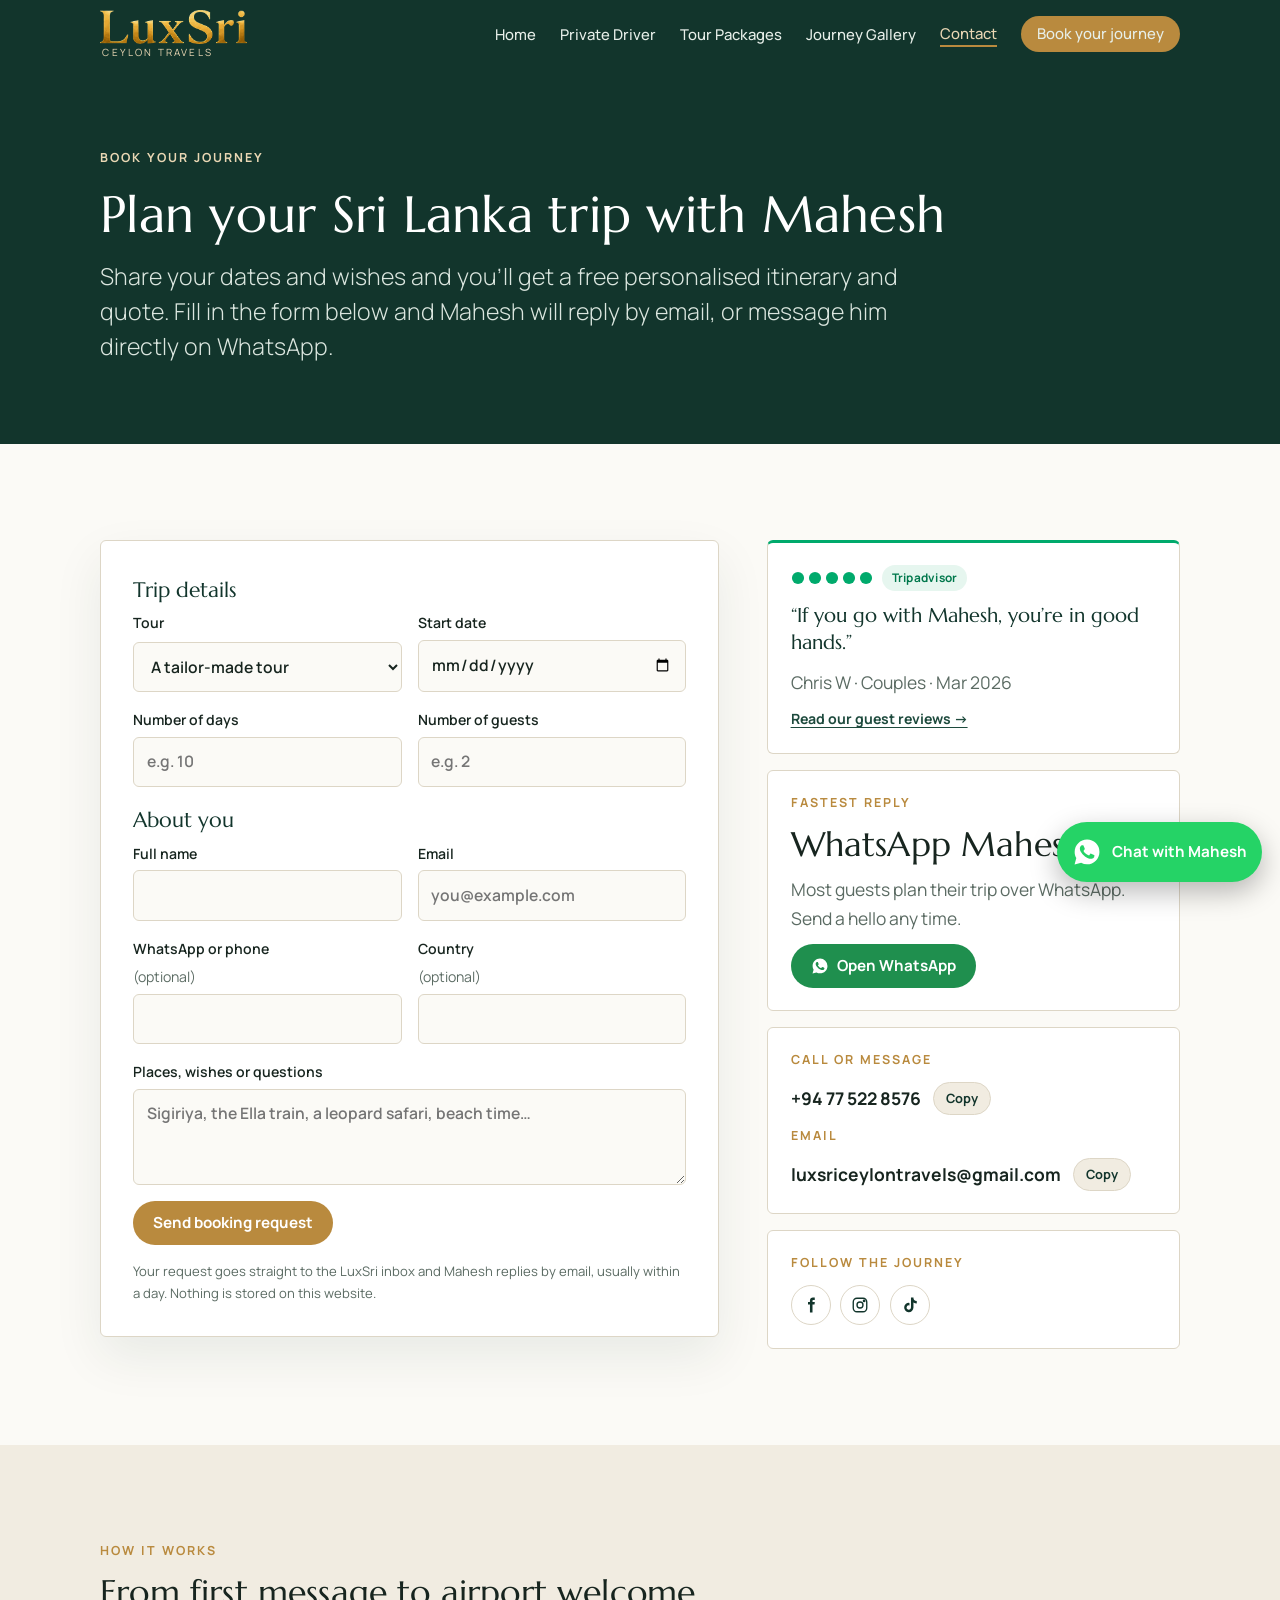
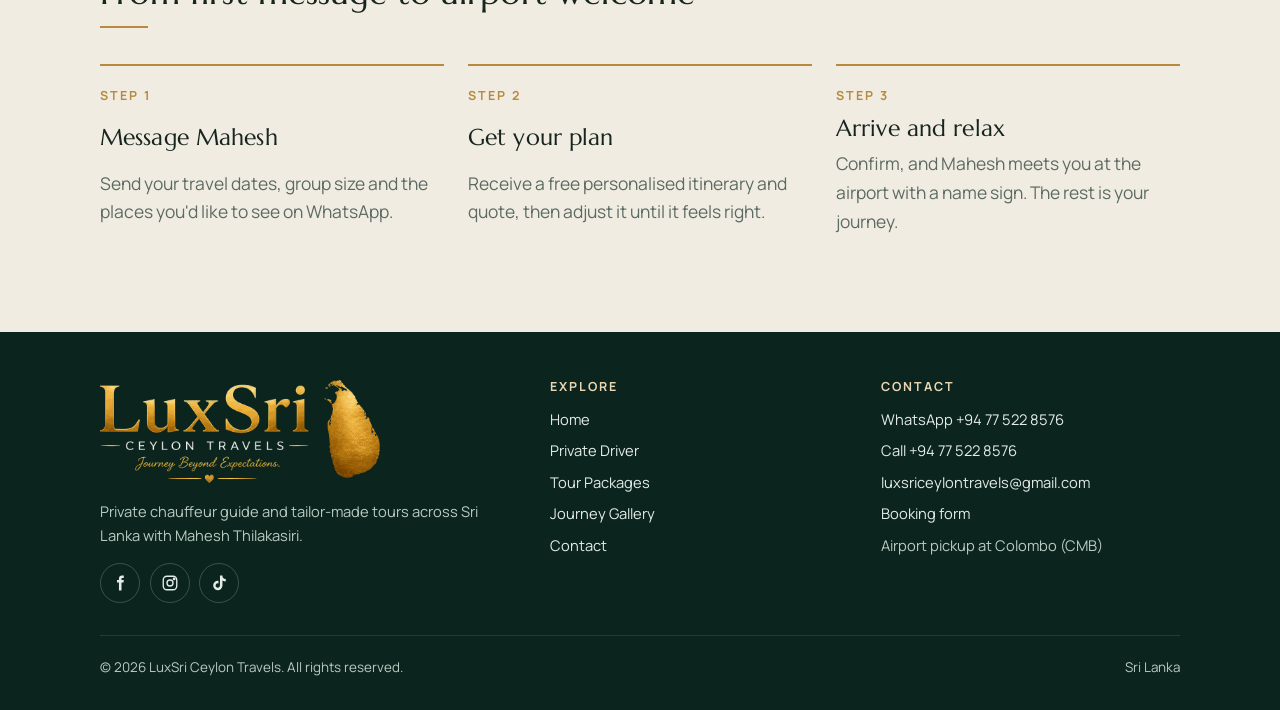
<file: contact/index.html>
<!doctype html>
<html lang="en">
<head>
<meta charset="utf-8">
<meta name="viewport" content="width=device-width, initial-scale=1, viewport-fit=cover">
<title>Book a Private Sri Lanka Tour | Contact LuxSri Ceylon Travels</title>
<meta name="description" content="Request a free personalised Sri Lanka itinerary and quote from Mahesh Thilakasiri by email or WhatsApp. Private driver, airport pickup, tailor-made tours.">
<link rel="canonical" href="https://www.luxsri.lk/contact/">
<meta name="theme-color" content="#12352c">
<meta property="og:type" content="website">
<meta property="og:site_name" content="LuxSri Ceylon Travels">
<meta property="og:title" content="Book a Private Sri Lanka Tour | Contact LuxSri Ceylon Travels">
<meta property="og:description" content="Request a free personalised Sri Lanka itinerary and quote from Mahesh Thilakasiri by email or WhatsApp. Private driver, airport pickup, tailor-made tours.">
<meta property="og:url" content="https://www.luxsri.lk/contact/">
<meta property="og:image" content="https://www.luxsri.lk/assets/img/sigiriya-guests.jpg">
<meta name="twitter:card" content="summary_large_image">
<link rel="icon" href="../assets/img/favicon.png" type="image/png">
<link rel="apple-touch-icon" href="../assets/img/apple-touch-icon.png">
<link rel="preconnect" href="https://fonts.googleapis.com">
<link rel="preconnect" href="https://fonts.gstatic.com" crossorigin>
<link rel="stylesheet" href="https://fonts.googleapis.com/css2?family=Allura&family=Marcellus&family=Manrope:wght@300;400;500;600;700&display=swap">
<link rel="stylesheet" href="../assets/site.css">
<script type="application/ld+json">{"@context": "https://schema.org", "@type": "TravelAgency", "@id": "https://www.luxsri.lk/#business", "name": "LuxSri Ceylon Travels", "url": "https://www.luxsri.lk/", "image": "https://www.luxsri.lk/assets/img/sigiriya-guests.jpg", "telephone": "+94775228576", "email": "luxsriceylontravels@gmail.com", "slogan": "Journey Beyond Expectations", "description": "Private English-speaking chauffeur guide and tailor-made Sri Lanka tours with Mahesh Thilakasiri.", "areaServed": {"@type": "Country", "name": "Sri Lanka"}, "address": {"@type": "PostalAddress", "addressCountry": "LK"}, "founder": {"@type": "Person", "name": "Mahesh Thilakasiri"}, "sameAs": ["https://www.facebook.com/profile.php?id=61587585470639", "https://www.instagram.com/luxsri_ceylon_travels/", "https://www.tiktok.com/@maheshthilakasiri"]}</script>
</head>
<body>
<a class="skip" href="#main">Skip to content</a>
<header class="site-header">
  <div class="wrap">
    <a class="brand" href="../" aria-label="LuxSri Ceylon Travels home"><span class="brand-name"><img class="brand-logo" src="../assets/img/logo-wordmark.png" alt="LuxSri" width="146" height="34"><small>Ceylon Travels</small></span></a>
    <button class="nav-toggle" type="button" aria-expanded="false" aria-controls="nav">Menu</button>
    <nav class="nav" id="nav" aria-label="Main">
      <a href="../">Home</a>
<a href="../private-driver-sri-lanka/">Private Driver</a>
<a href="../sri-lanka-tour-packages/">Tour Packages</a>
<a href="../luxsri-journey/">Journey Gallery</a>
<a href="../contact/" aria-current="page">Contact</a>
      <a class="btn btn-gold btn-sm" href="../contact/">Book your journey</a>
    </nav>
  </div>
</header>
<main id="main">

<section class="page-hero"><div class="wrap">
  <span class="eyebrow">Book your journey</span>
  <h1>Plan your Sri Lanka trip with Mahesh</h1>
  <p>Share your dates and wishes and you'll get a free personalised itinerary and quote. Fill in the form below and Mahesh will reply by email, or message him directly on WhatsApp.</p>
</div></section>
<section class="band">
  <div class="wrap contact-grid">
    <div class="form-wrap">
    <form class="form" id="enquiry" data-wa="94775228576" data-key="24b297ab-ec9e-496e-abef-1b3d50e5570d" data-email="luxsriceylontravels@gmail.com" novalidate>
      <fieldset><legend>Trip details</legend>
      <div class="row">
        <label for="f-trip">Tour<select id="f-trip" name="trip"><option>A tailor-made tour</option><option>7-Day Culture &amp; Heritage</option><option>8-Day Magical Sri Lanka</option><option>10-Day Golden Beaches &amp; Wildlife</option><option>11-Day Nature &amp; Wildlife</option><option>Day trip</option><option>Airport transfer</option></select></label>
        <label for="f-arrive">Start date<input id="f-arrive" name="arrive" type="date"></label>
      </div>
      <div class="row">
        <label for="f-days">Number of days<input id="f-days" name="days" type="number" min="1" max="60" placeholder="e.g. 10"></label>
        <label for="f-group">Number of guests<input id="f-group" name="group" type="number" min="1" max="20" placeholder="e.g. 2"></label>
      </div>
      </fieldset>
      <fieldset><legend>About you</legend>
      <div class="row">
        <label for="f-name">Full name<input id="f-name" name="name" autocomplete="name" required></label>
        <label for="f-email">Email<input id="f-email" name="email" type="email" autocomplete="email" placeholder="you@example.com"></label>
      </div>
      <div class="row">
        <label for="f-phone">WhatsApp or phone <em>(optional)</em><input id="f-phone" name="phone" type="tel" autocomplete="tel"></label>
        <label for="f-country">Country <em>(optional)</em><input id="f-country" name="country" autocomplete="country-name"></label>
      </div>
      <label for="f-msg">Places, wishes or questions<textarea id="f-msg" name="msg" placeholder="Sigiriya, the Ella train, a leopard safari, beach time…"></textarea></label>
      </fieldset>
      <label class="hp" aria-hidden="true">Leave this empty<input name="botcheck" tabindex="-1" autocomplete="off"></label>
      <div class="send">
        <button class="btn btn-gold" type="submit" value="email">Send booking request</button>
      </div>
      <p class="form-status" role="status" aria-live="polite" hidden></p>
      <p class="note">Your request goes straight to the LuxSri inbox and Mahesh replies by email, usually within a day. Nothing is stored on this website.</p>
    </form></div>
    <aside class="contact-cards">
      <div class="card card-review">
        <div class="rv-top"><span class="rv-bubbles" role="img" aria-label="5 of 5 bubbles"><svg viewBox="0 0 12 12" aria-hidden="true"><circle cx="6" cy="6" r="5.2"/></svg><svg viewBox="0 0 12 12" aria-hidden="true"><circle cx="6" cy="6" r="5.2"/></svg><svg viewBox="0 0 12 12" aria-hidden="true"><circle cx="6" cy="6" r="5.2"/></svg><svg viewBox="0 0 12 12" aria-hidden="true"><circle cx="6" cy="6" r="5.2"/></svg><svg viewBox="0 0 12 12" aria-hidden="true"><circle cx="6" cy="6" r="5.2"/></svg></span><a class="rv-src" href="https://www.tripadvisor.com/Attraction_Review-g1500185-d34255106-Reviews-LuxSri_Ceylon_Travels-Katunayake_Negombo_Western_Province.html" target="_blank" rel="noopener">Tripadvisor</a></div>
        <blockquote>“If you go with Mahesh, you’re in good hands.”</blockquote>
        <p class="muted">Chris W · Couples · Mar 2026</p>
        <a class="rv-link" href="../#reviews">Read our guest reviews →</a>
      </div>
      <div class="card">
        <span class="eyebrow">Fastest reply</span>
        <h2>WhatsApp Mahesh</h2>
        <p class="muted">Most guests plan their trip over WhatsApp. Send a hello any time.</p>
        <a class="btn btn-wa" href="https://wa.me/94775228576?text=Hi%20Mahesh%2C%20I%27d%20like%20to%20plan%20a%20Sri%20Lanka%20trip." target="_blank" rel="noopener"><svg viewBox="0 0 24 24" fill="currentColor" aria-hidden="true"><path d="M12.04 2C6.58 2 2.13 6.45 2.13 11.91c0 1.75.46 3.45 1.32 4.95L2.05 22l5.25-1.38a9.9 9.9 0 0 0 4.74 1.21h.01c5.46 0 9.91-4.45 9.91-9.91A9.85 9.85 0 0 0 12.04 2zm5.8 14.08c-.24.68-1.43 1.32-1.97 1.37-.5.05-1.13.07-1.83-.11-.42-.13-.96-.31-1.65-.61-2.9-1.25-4.8-4.18-4.94-4.37-.14-.19-1.18-1.57-1.18-3s.75-2.13 1.02-2.42c.26-.29.58-.36.77-.36h.55c.18 0 .42-.07.65.5.24.58.82 2 .89 2.15.07.14.12.31.02.5-.1.19-.14.31-.29.48-.14.17-.3.37-.43.5-.14.14-.29.3-.13.59.17.29.74 1.22 1.58 1.97 1.09.97 2 1.27 2.29 1.41.29.14.46.12.62-.07.17-.19.72-.84.91-1.13.19-.29.38-.24.65-.14.26.1 1.68.79 1.97.94.29.14.48.22.55.34.07.12.07.7-.17 1.38z"/></svg>Open WhatsApp</a>
      </div>
      <div class="card">
        <span class="eyebrow">Call or message</span>
        <p class="copy-row"><strong>+94 77 522 8576</strong><button class="copy" type="button" data-copy="+94775228576">Copy</button></p>
        <span class="eyebrow">Email</span><p class="copy-row"><strong>luxsriceylontravels@gmail.com</strong><button class="copy" type="button" data-copy="luxsriceylontravels@gmail.com">Copy</button></p>
      </div>
      <div class="card">
        <span class="eyebrow">Follow the journey</span>
        <div class="socials socials-dark">
          <a href="https://www.facebook.com/profile.php?id=61587585470639" target="_blank" rel="noopener" aria-label="Facebook"><svg viewBox="0 0 24 24" fill="currentColor" aria-hidden="true"><path d="M14 8V6.5c0-.7.2-1.2 1.2-1.2H17V2.1A22 22 0 0 0 14.6 2C12.2 2 10.6 3.4 10.6 6.1V8H8v3.4h2.6V22H14V11.4h2.7L17.1 8z"/></svg></a>
          <a href="https://www.instagram.com/luxsri_ceylon_travels/" target="_blank" rel="noopener" aria-label="Instagram"><svg viewBox="0 0 24 24" fill="none" stroke="currentColor" stroke-width="1.8" aria-hidden="true"><rect x="3" y="3" width="18" height="18" rx="5"/><circle cx="12" cy="12" r="4"/><circle cx="17.5" cy="6.5" r="1" fill="currentColor"/></svg></a>
          <a href="https://www.tiktok.com/@maheshthilakasiri" target="_blank" rel="noopener" aria-label="TikTok"><svg viewBox="0 0 24 24" fill="currentColor" aria-hidden="true"><path d="M16.6 2h-3.3v13.4a2.9 2.9 0 1 1-2-2.8V9.2a6.2 6.2 0 1 0 5.3 6.2V8.6a7.9 7.9 0 0 0 4.4 1.4V6.7a4.5 4.5 0 0 1-4.4-4.7z"/></svg></a>
        </div>
      </div>
    </aside>
  </div>
</section>

<section class="band band-sand">
  <div class="wrap">
    <div class="section-head" data-reveal><span class="eyebrow">How it works</span><h2>From first message to airport welcome</h2></div>
    
<ol class="steps">
  <li><h3>Message Mahesh</h3><p class="muted">Send your travel dates, group size and the places you'd like to see on WhatsApp.</p></li>
  <li><h3>Get your plan</h3><p class="muted">Receive a free personalised itinerary and quote, then adjust it until it feels right.</p></li>
  <li><h3>Arrive and relax</h3><p class="muted">Confirm, and Mahesh meets you at the airport with a name sign. The rest is your journey.</p></li>
</ol>
  </div>
</section>

</main>
<footer class="site-footer">
  <div class="wrap">
    <div class="foot-grid">
      <div class="stack">
        <a class="foot-logo" href="../" aria-label="LuxSri Ceylon Travels home"><img src="../assets/img/logo-full.png" alt="LuxSri Ceylon Travels. Journey Beyond Expectations." width="280" height="103" loading="lazy"></a>
        <p>Private chauffeur guide and tailor-made tours across Sri Lanka with Mahesh Thilakasiri.</p>
        <div class="socials">
          <a href="https://www.facebook.com/profile.php?id=61587585470639" target="_blank" rel="noopener" aria-label="Facebook"><svg viewBox="0 0 24 24" fill="currentColor" aria-hidden="true"><path d="M14 8V6.5c0-.7.2-1.2 1.2-1.2H17V2.1A22 22 0 0 0 14.6 2C12.2 2 10.6 3.4 10.6 6.1V8H8v3.4h2.6V22H14V11.4h2.7L17.1 8z"/></svg></a>
          <a href="https://www.instagram.com/luxsri_ceylon_travels/" target="_blank" rel="noopener" aria-label="Instagram"><svg viewBox="0 0 24 24" fill="none" stroke="currentColor" stroke-width="1.8" aria-hidden="true"><rect x="3" y="3" width="18" height="18" rx="5"/><circle cx="12" cy="12" r="4"/><circle cx="17.5" cy="6.5" r="1" fill="currentColor"/></svg></a>
          <a href="https://www.tiktok.com/@maheshthilakasiri" target="_blank" rel="noopener" aria-label="TikTok"><svg viewBox="0 0 24 24" fill="currentColor" aria-hidden="true"><path d="M16.6 2h-3.3v13.4a2.9 2.9 0 1 1-2-2.8V9.2a6.2 6.2 0 1 0 5.3 6.2V8.6a7.9 7.9 0 0 0 4.4 1.4V6.7a4.5 4.5 0 0 1-4.4-4.7z"/></svg></a>
        </div>
      </div>
      <div>
        <h3>Explore</h3>
        <ul><li><a href="../">Home</a></li><li><a href="../private-driver-sri-lanka/">Private Driver</a></li><li><a href="../sri-lanka-tour-packages/">Tour Packages</a></li><li><a href="../luxsri-journey/">Journey Gallery</a></li><li><a href="../contact/">Contact</a></li></ul>
      </div>
      <div>
        <h3>Contact</h3>
        <ul>
          <li><a href="https://wa.me/94775228576?text=Hi%20Mahesh%2C%20I%27d%20like%20to%20plan%20a%20Sri%20Lanka%20trip." target="_blank" rel="noopener">WhatsApp +94 77 522 8576</a></li>
          <li><a href="tel:+94775228576">Call +94 77 522 8576</a></li>
          <li><a href="mailto:luxsriceylontravels@gmail.com">luxsriceylontravels@gmail.com</a></li>
          <li><a href="../contact/">Booking form</a></li>
          <li>Airport pickup at Colombo (CMB)</li>
        </ul>
      </div>
    </div>
    <div class="legal"><span>© <span data-year>2026</span> LuxSri Ceylon Travels. All rights reserved.</span><span>Sri Lanka</span></div>
  </div>
</footer>
<a class="wa-float" href="https://wa.me/94775228576?text=Hi%20Mahesh%2C%20I%27d%20like%20to%20plan%20a%20Sri%20Lanka%20trip." target="_blank" rel="noopener" aria-label="Chat with Mahesh on WhatsApp"><svg viewBox="0 0 24 24" fill="currentColor" aria-hidden="true"><path d="M12.04 2C6.58 2 2.13 6.45 2.13 11.91c0 1.75.46 3.45 1.32 4.95L2.05 22l5.25-1.38a9.9 9.9 0 0 0 4.74 1.21h.01c5.46 0 9.91-4.45 9.91-9.91A9.85 9.85 0 0 0 12.04 2zm5.8 14.08c-.24.68-1.43 1.32-1.97 1.37-.5.05-1.13.07-1.83-.11-.42-.13-.96-.31-1.65-.61-2.9-1.25-4.8-4.18-4.94-4.37-.14-.19-1.18-1.57-1.18-3s.75-2.13 1.02-2.42c.26-.29.58-.36.77-.36h.55c.18 0 .42-.07.65.5.24.58.82 2 .89 2.15.07.14.12.31.02.5-.1.19-.14.31-.29.48-.14.17-.3.37-.43.5-.14.14-.29.3-.13.59.17.29.74 1.22 1.58 1.97 1.09.97 2 1.27 2.29 1.41.29.14.46.12.62-.07.17-.19.72-.84.91-1.13.19-.29.38-.24.65-.14.26.1 1.68.79 1.97.94.29.14.48.22.55.34.07.12.07.7-.17 1.38z"/></svg><span class="wa-label">Chat with Mahesh</span></a>
<script src="../assets/site.js" defer></script>
</body>
</html>
</file>
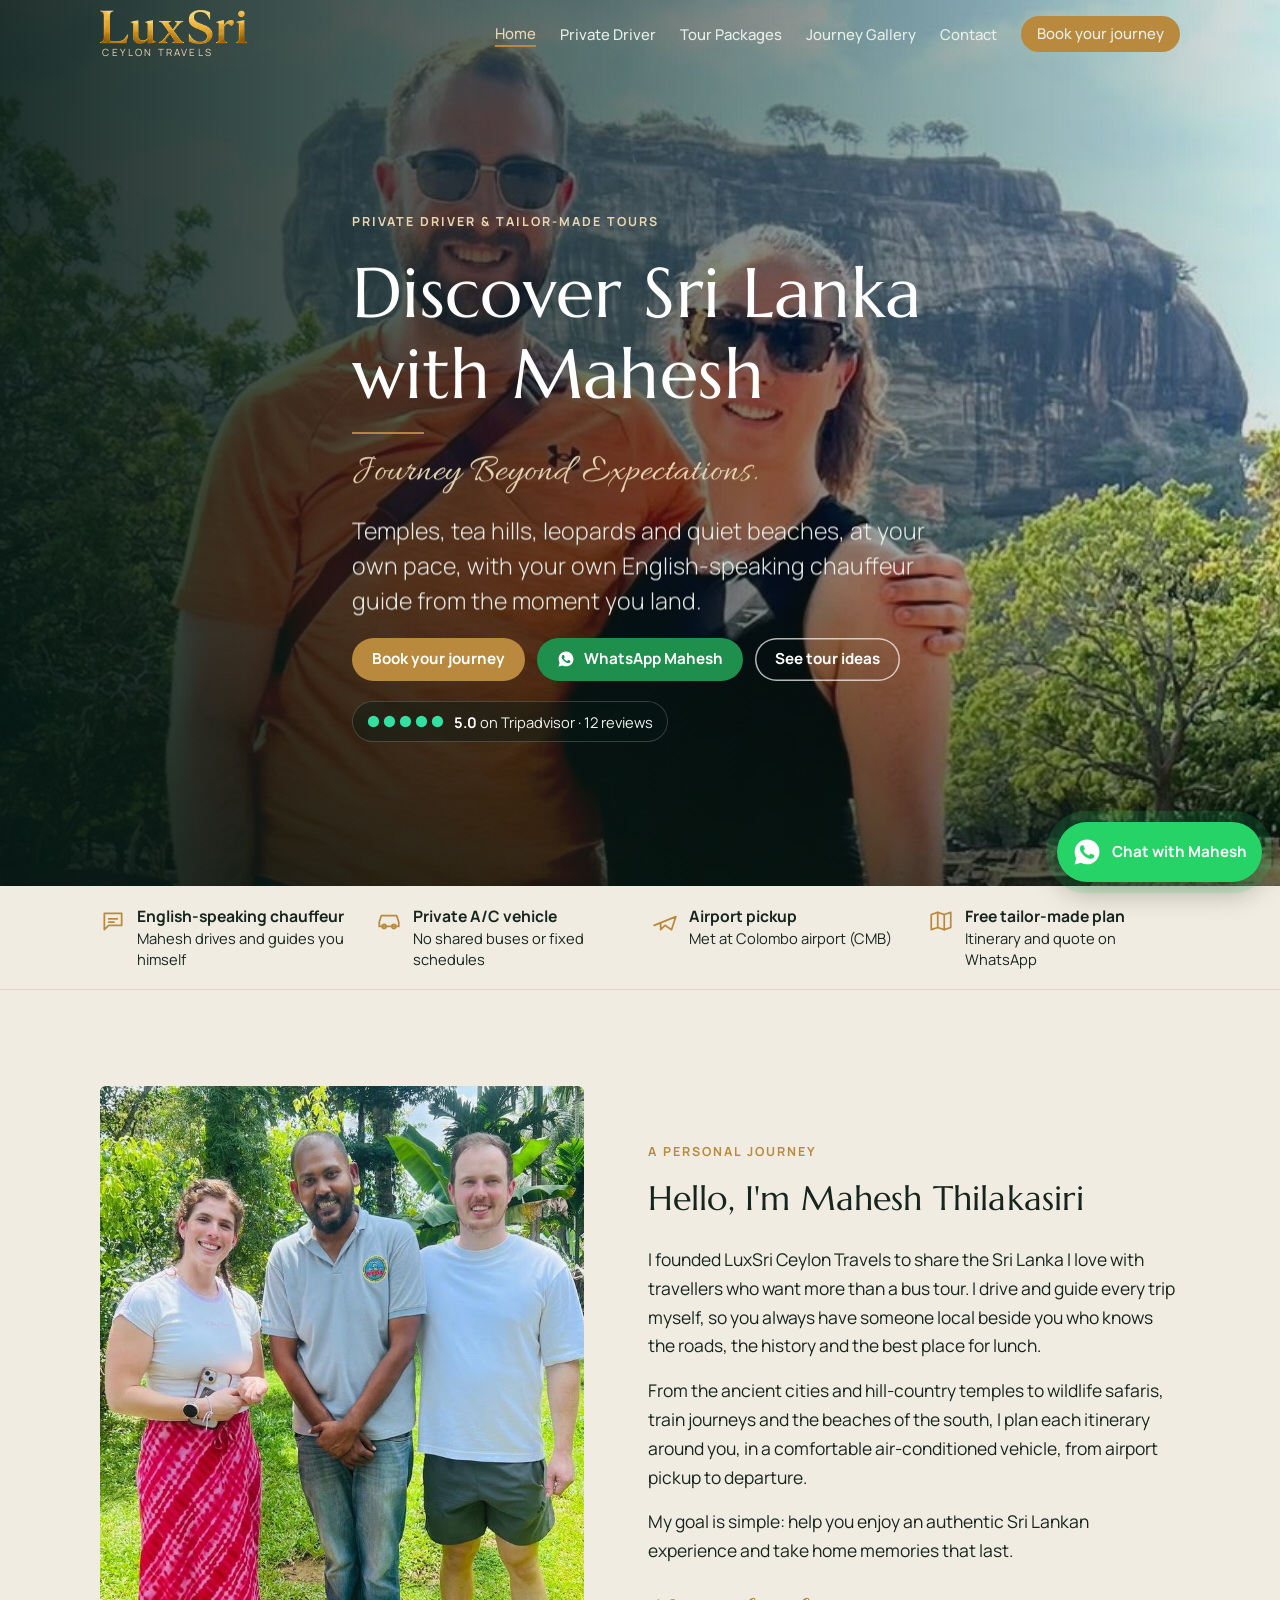
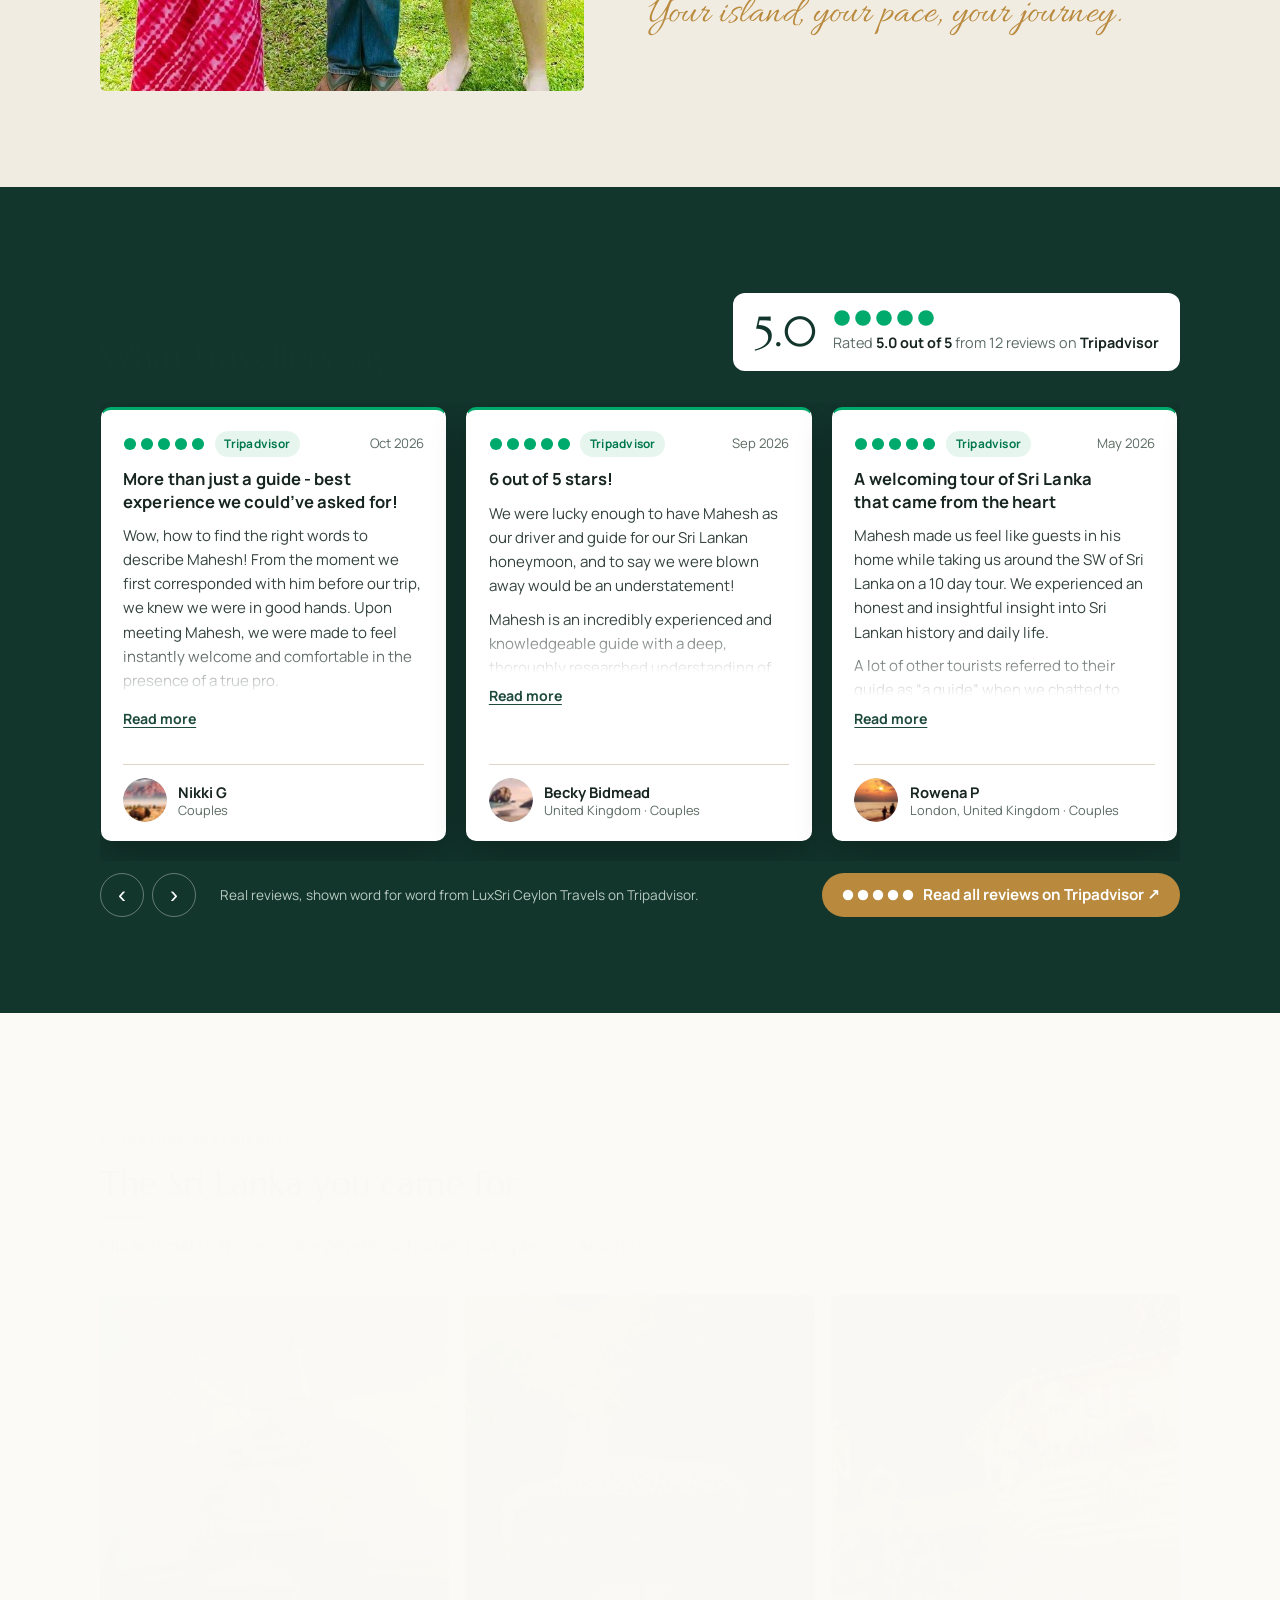
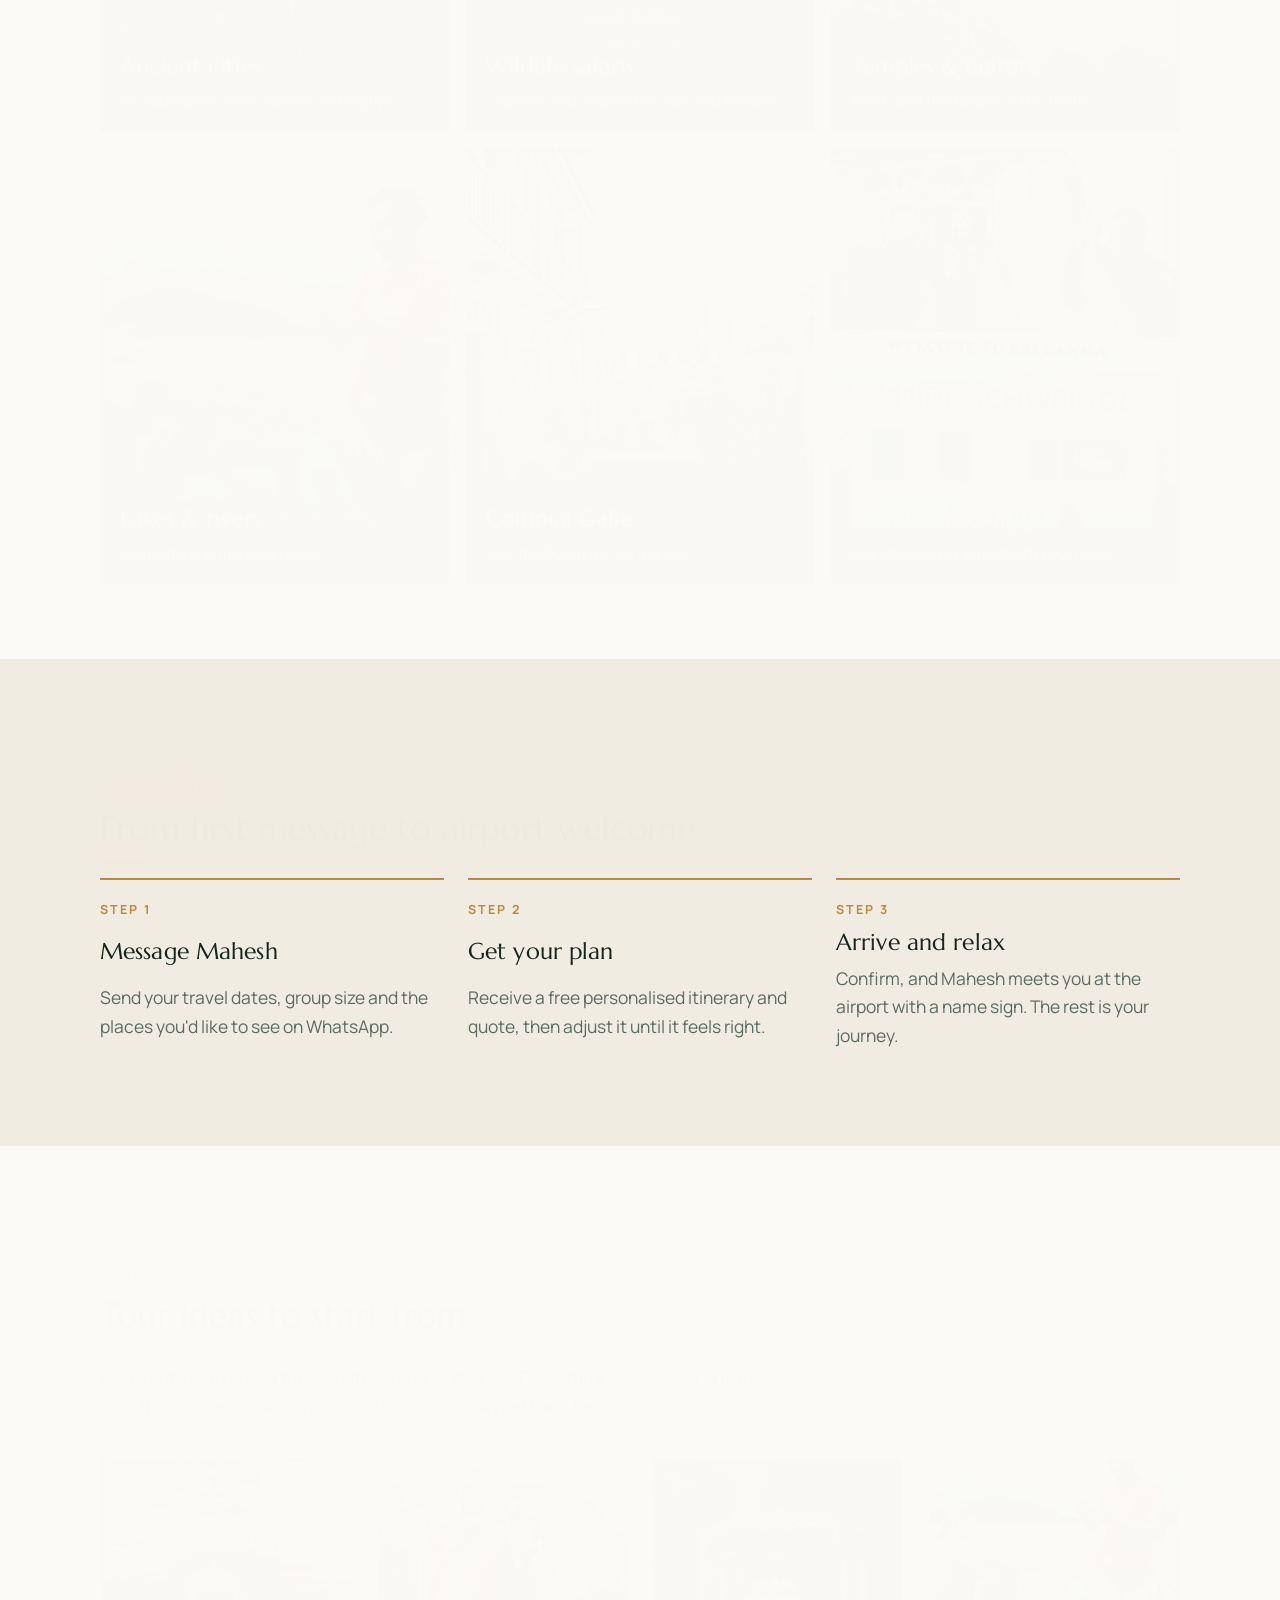
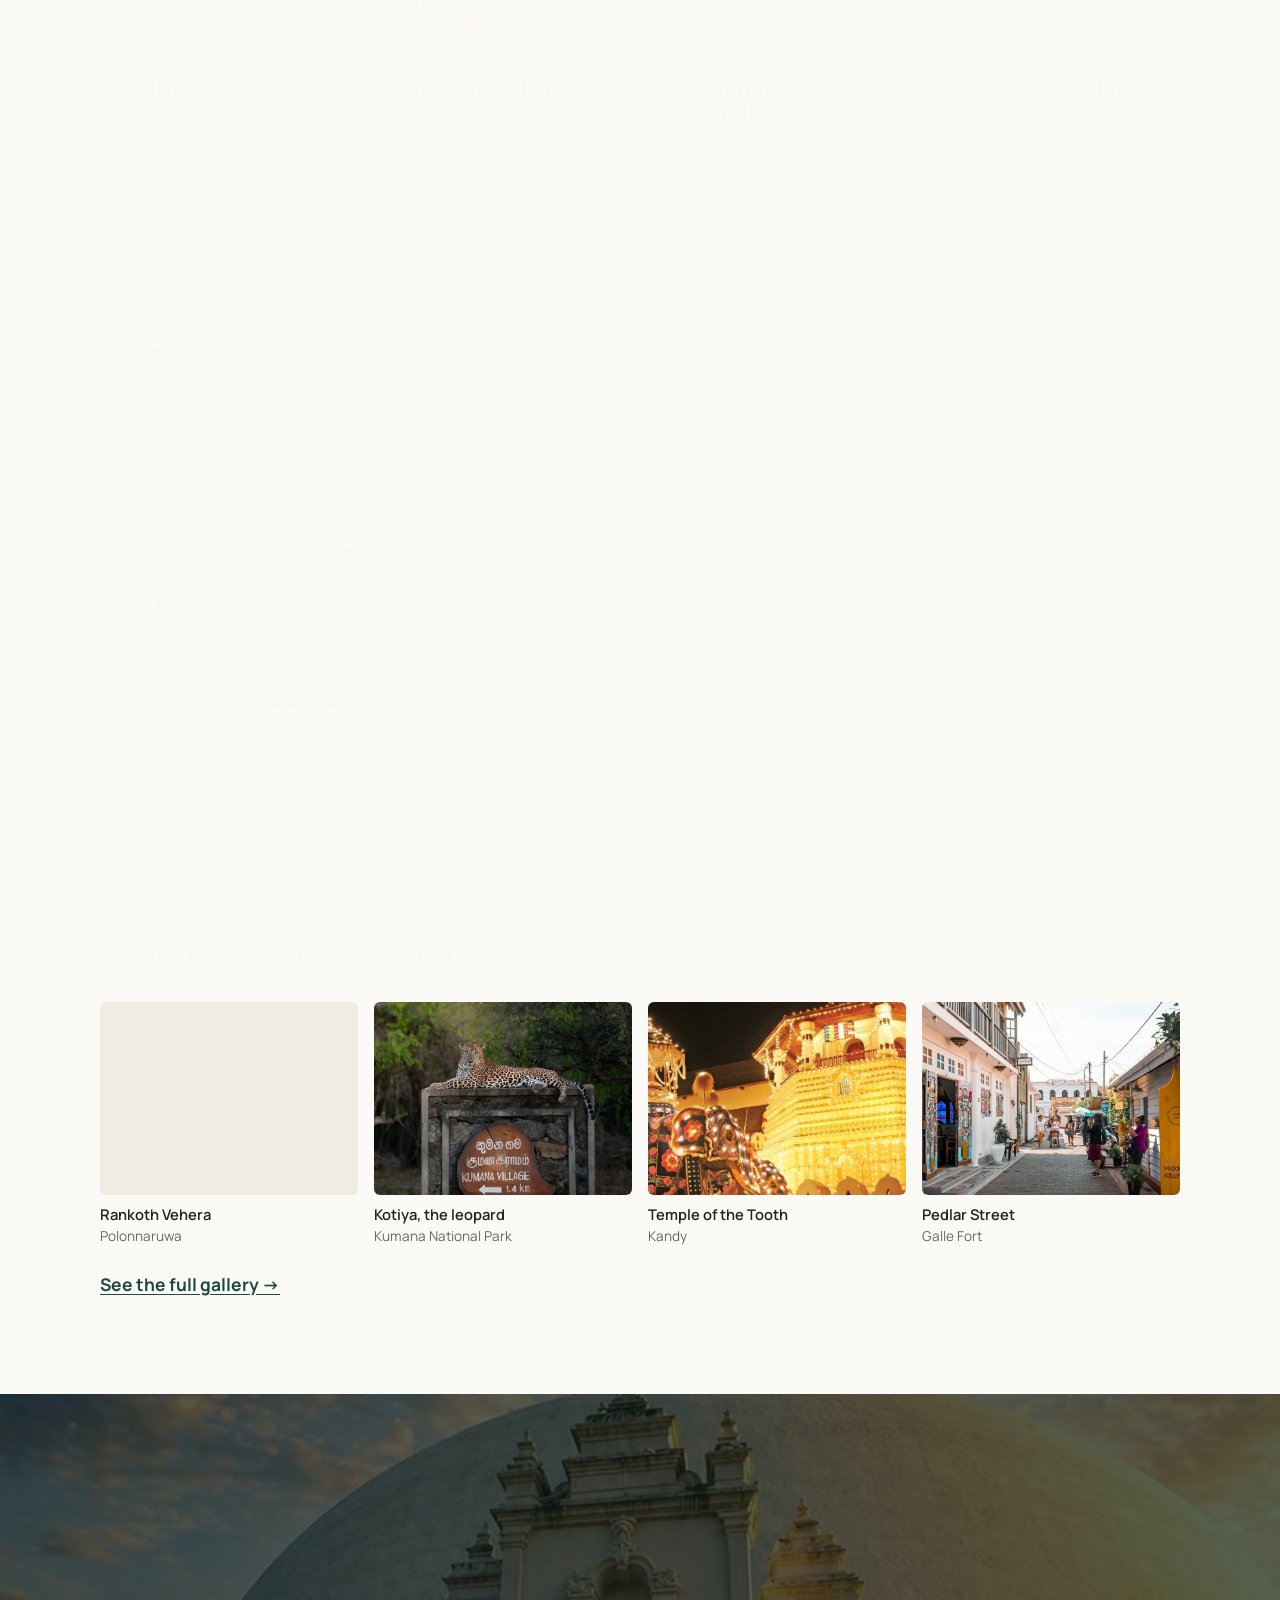
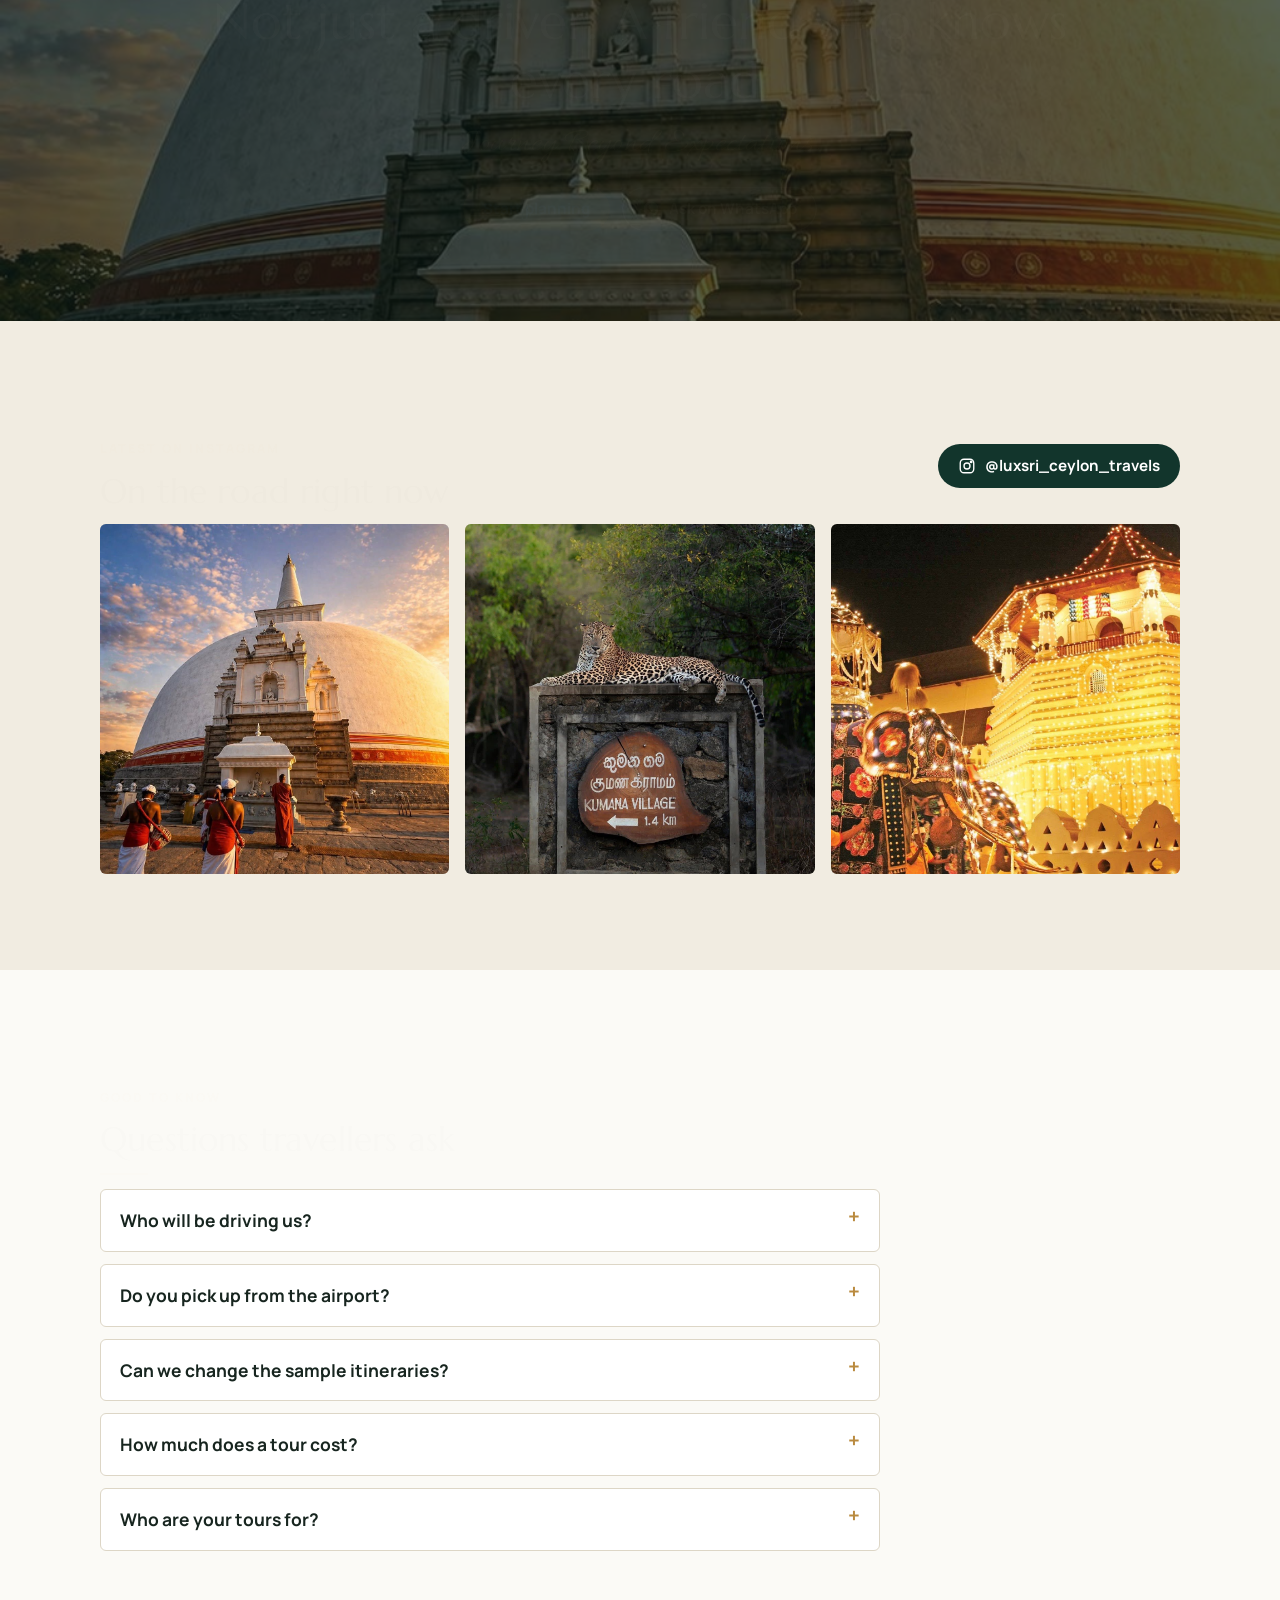
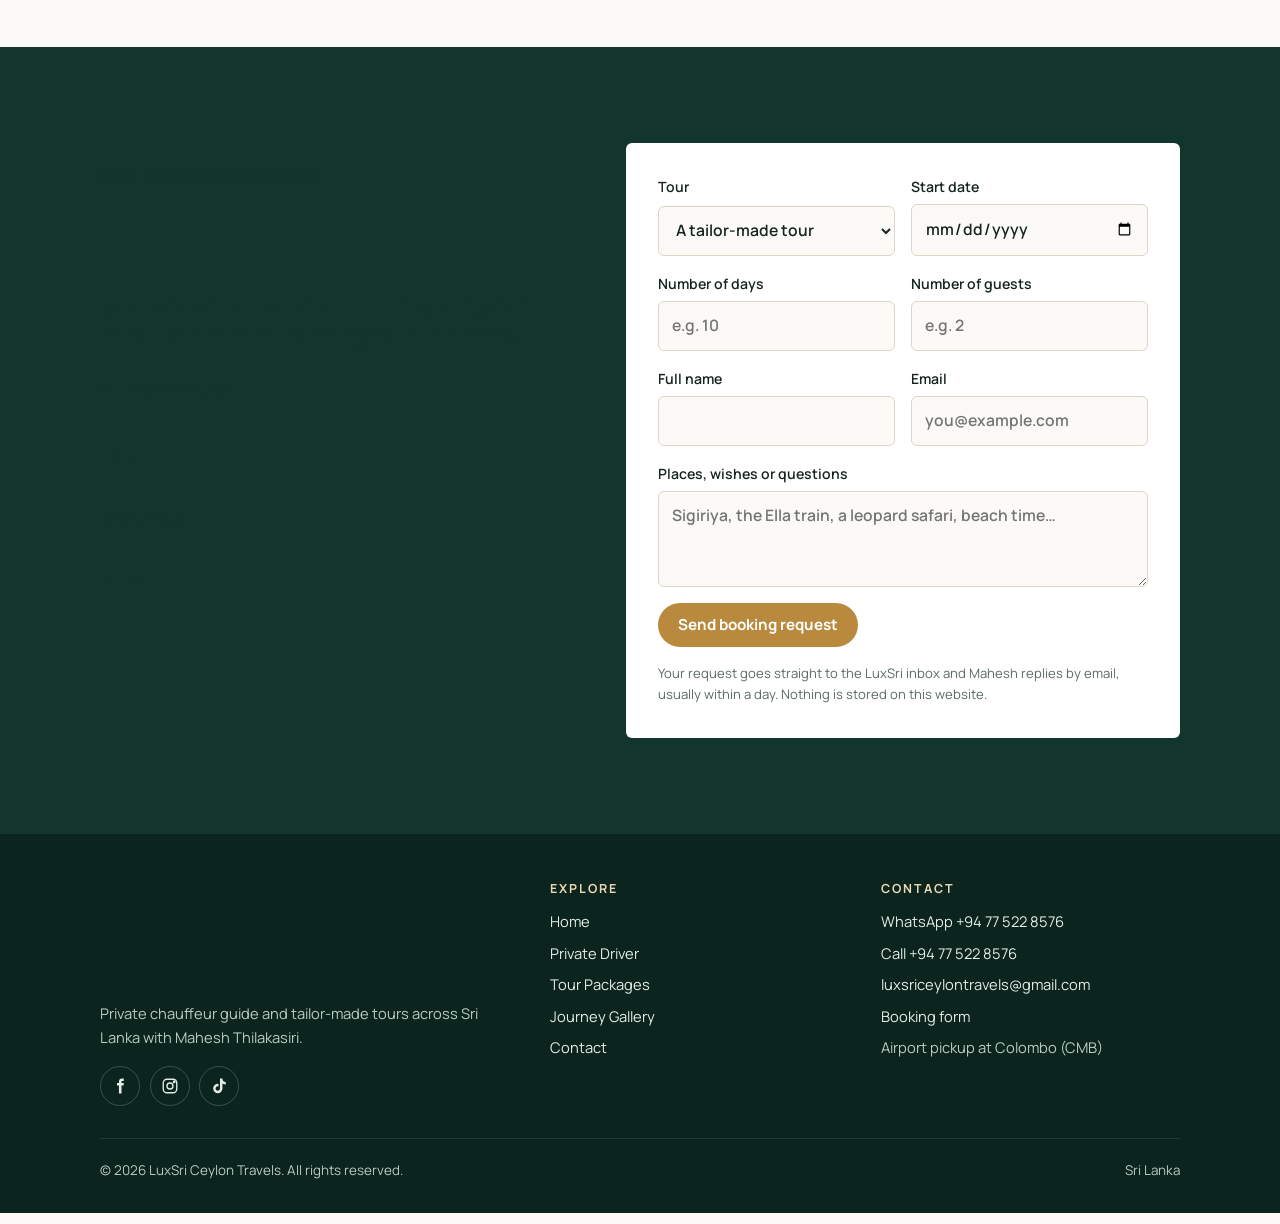
<file: home/index.html>
<!doctype html><html lang="en"><head><meta charset="utf-8"><title>LuxSri Ceylon Travels</title>
<link rel="canonical" href="https://www.luxsri.lk/"><meta http-equiv="refresh" content="0; url=/"><meta name="robots" content="noindex"></head>
<body><p><a href="../">Continue to LuxSri Ceylon Travels</a></p></body></html>
</file>
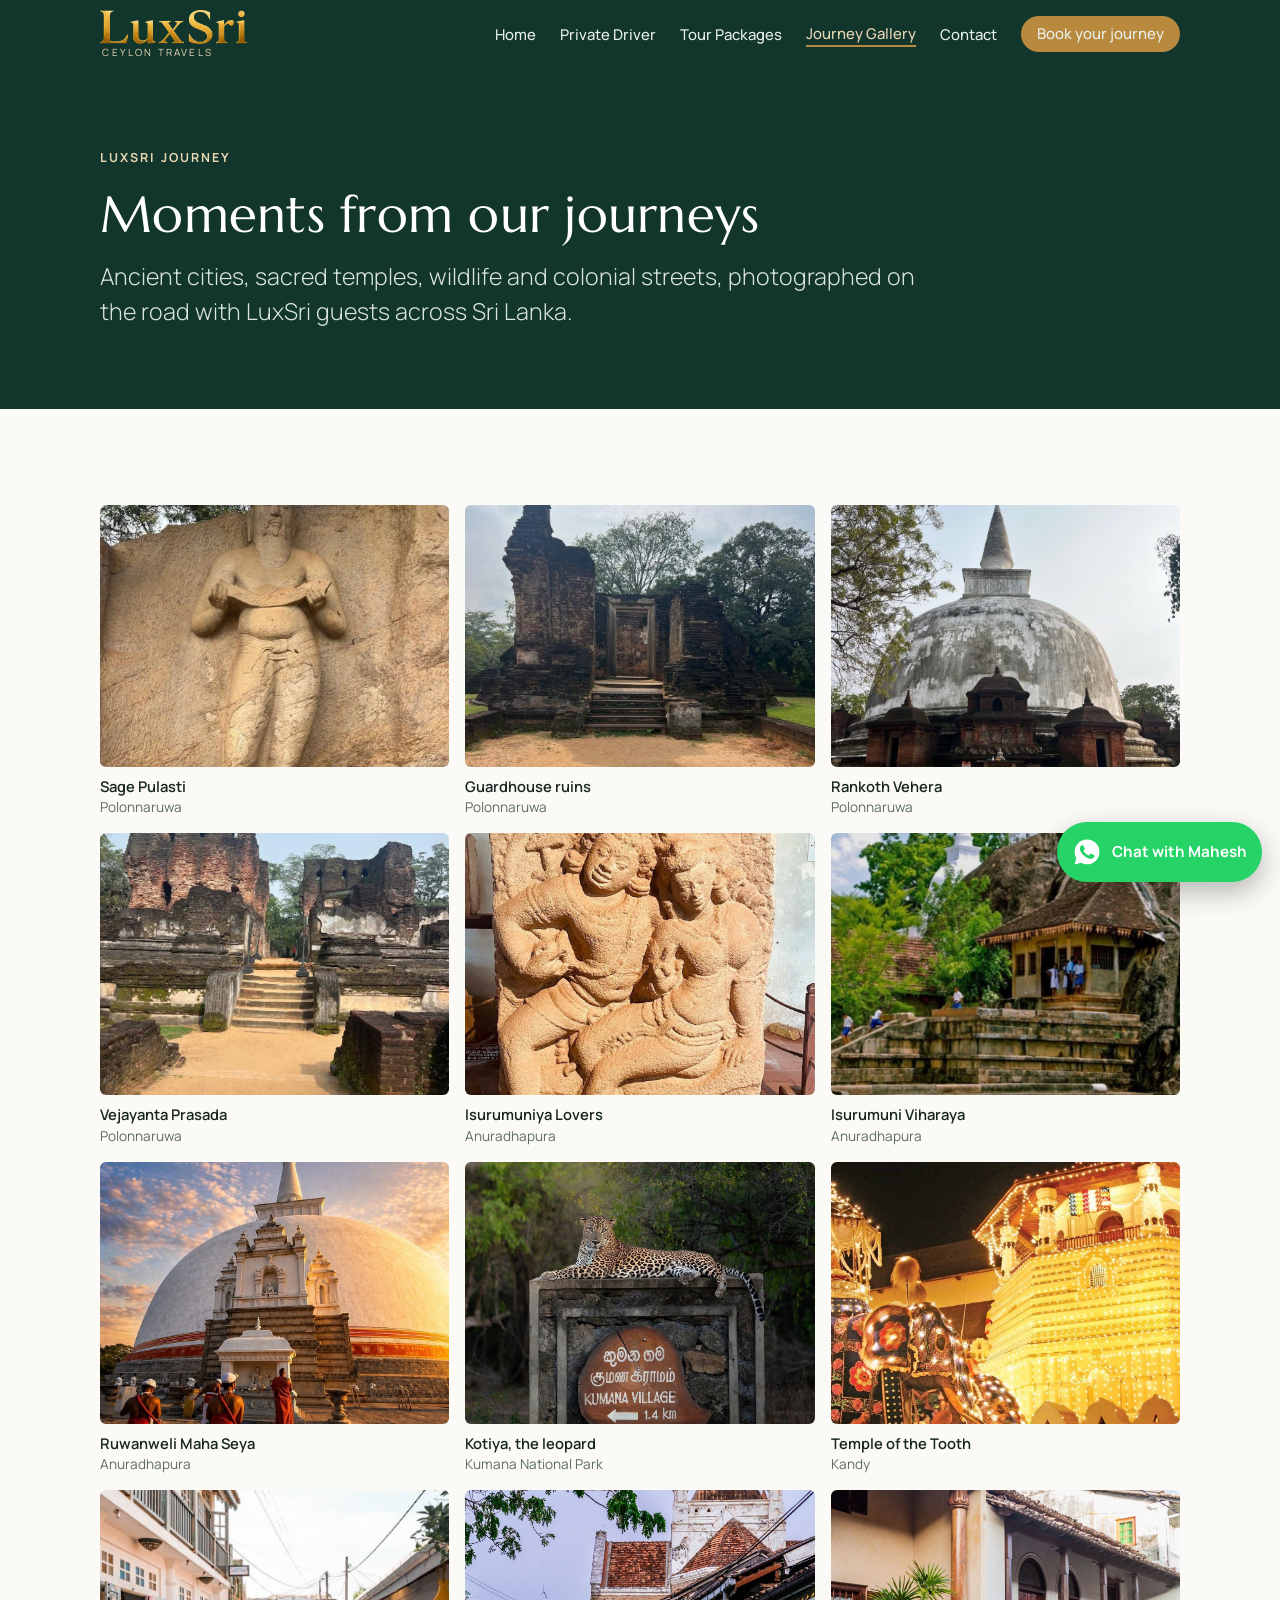
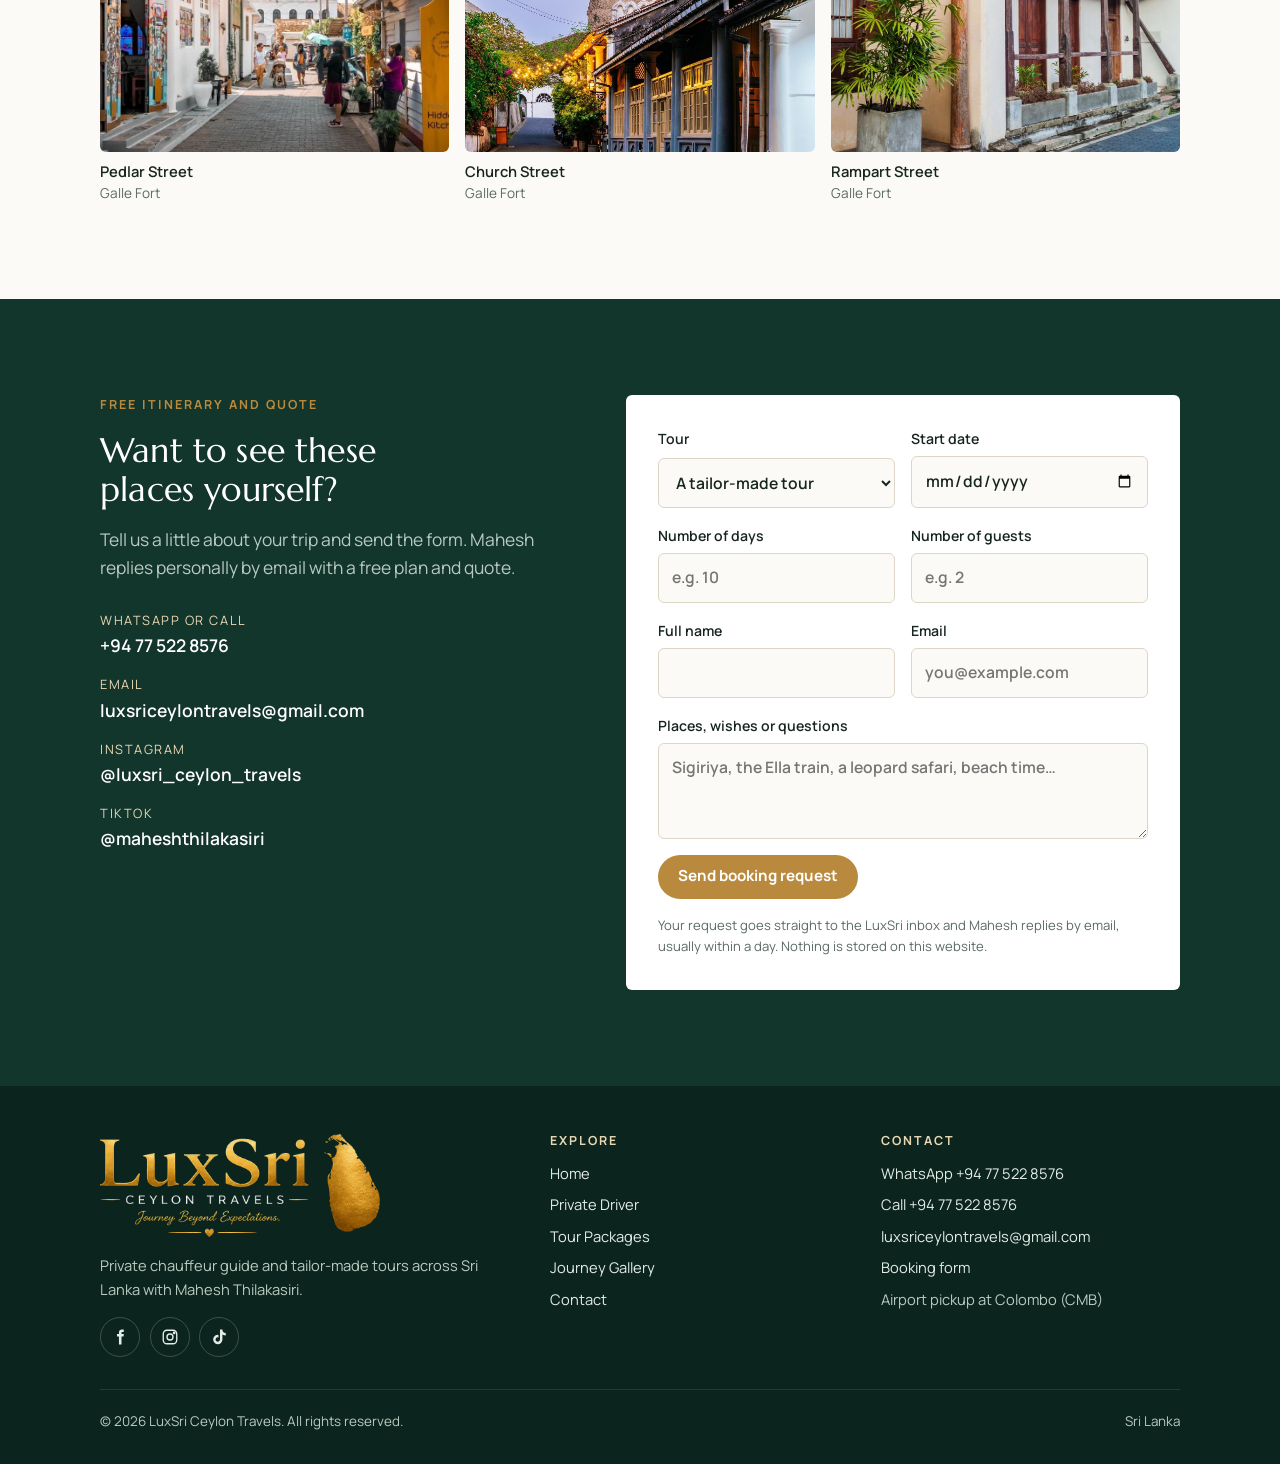
<file: luxsri-journey/index.html>
<!doctype html>
<html lang="en">
<head>
<meta charset="utf-8">
<meta name="viewport" content="width=device-width, initial-scale=1, viewport-fit=cover">
<title>Sri Lanka Travel Photo Gallery | LuxSri Journey</title>
<meta name="description" content="Photos from LuxSri journeys across Sri Lanka: Polonnaruwa, Anuradhapura, Kandy&#x27;s Temple of the Tooth, Kumana leopards and Galle Fort.">
<link rel="canonical" href="https://www.luxsri.lk/luxsri-journey/">
<meta name="theme-color" content="#12352c">
<meta property="og:type" content="website">
<meta property="og:site_name" content="LuxSri Ceylon Travels">
<meta property="og:title" content="Sri Lanka Travel Photo Gallery | LuxSri Journey">
<meta property="og:description" content="Photos from LuxSri journeys across Sri Lanka: Polonnaruwa, Anuradhapura, Kandy&#x27;s Temple of the Tooth, Kumana leopards and Galle Fort.">
<meta property="og:url" content="https://www.luxsri.lk/luxsri-journey/">
<meta property="og:image" content="https://www.luxsri.lk/assets/img/ruwanweli-maha-seya.jpg">
<meta name="twitter:card" content="summary_large_image">
<link rel="icon" href="../assets/img/favicon.png" type="image/png">
<link rel="apple-touch-icon" href="../assets/img/apple-touch-icon.png">
<link rel="preconnect" href="https://fonts.googleapis.com">
<link rel="preconnect" href="https://fonts.gstatic.com" crossorigin>
<link rel="stylesheet" href="https://fonts.googleapis.com/css2?family=Allura&family=Marcellus&family=Manrope:wght@300;400;500;600;700&display=swap">
<link rel="stylesheet" href="../assets/site.css">
<script type="application/ld+json">{"@context": "https://schema.org", "@type": "TravelAgency", "@id": "https://www.luxsri.lk/#business", "name": "LuxSri Ceylon Travels", "url": "https://www.luxsri.lk/", "image": "https://www.luxsri.lk/assets/img/sigiriya-guests.jpg", "telephone": "+94775228576", "email": "luxsriceylontravels@gmail.com", "slogan": "Journey Beyond Expectations", "description": "Private English-speaking chauffeur guide and tailor-made Sri Lanka tours with Mahesh Thilakasiri.", "areaServed": {"@type": "Country", "name": "Sri Lanka"}, "address": {"@type": "PostalAddress", "addressCountry": "LK"}, "founder": {"@type": "Person", "name": "Mahesh Thilakasiri"}, "sameAs": ["https://www.facebook.com/profile.php?id=61587585470639", "https://www.instagram.com/luxsri_ceylon_travels/", "https://www.tiktok.com/@maheshthilakasiri"]}</script>
</head>
<body>
<a class="skip" href="#main">Skip to content</a>
<header class="site-header">
  <div class="wrap">
    <a class="brand" href="../" aria-label="LuxSri Ceylon Travels home"><span class="brand-name"><img class="brand-logo" src="../assets/img/logo-wordmark.png" alt="LuxSri" width="146" height="34"><small>Ceylon Travels</small></span></a>
    <button class="nav-toggle" type="button" aria-expanded="false" aria-controls="nav">Menu</button>
    <nav class="nav" id="nav" aria-label="Main">
      <a href="../">Home</a>
<a href="../private-driver-sri-lanka/">Private Driver</a>
<a href="../sri-lanka-tour-packages/">Tour Packages</a>
<a href="../luxsri-journey/" aria-current="page">Journey Gallery</a>
<a href="../contact/">Contact</a>
      <a class="btn btn-gold btn-sm" href="../contact/">Book your journey</a>
    </nav>
  </div>
</header>
<main id="main">

<section class="page-hero"><div class="wrap">
  <span class="eyebrow">LuxSri Journey</span>
  <h1>Moments from our journeys</h1>
  <p>Ancient cities, sacred temples, wildlife and colonial streets, photographed on the road with LuxSri guests across Sri Lanka.</p>
</div></section>
<section class="band">
  <div class="wrap"><div class="gallery"><figure><div class="frame"><img src="../assets/img/sage-pulasti.jpg" alt="Ancient rock-cut statue of Sage Pulasti at Polonnaruwa, Sri Lanka" loading="lazy" width="900" height="675"></div><figcaption><strong>Sage Pulasti</strong><span>Polonnaruwa</span></figcaption></figure><figure><div class="frame"><img src="../assets/img/guardhouse.jpg" alt="Brick ruins of the guardhouse in the ancient city of Polonnaruwa, Sri Lanka" loading="lazy" width="900" height="675"></div><figcaption><strong>Guardhouse ruins</strong><span>Polonnaruwa</span></figcaption></figure><figure><div class="frame"><img src="../assets/img/rankoth-vehera.jpg" alt="Rankoth Vehera, the largest stupa in Polonnaruwa, Sri Lanka" loading="lazy" width="900" height="675"></div><figcaption><strong>Rankoth Vehera</strong><span>Polonnaruwa</span></figcaption></figure><figure><div class="frame"><img src="../assets/img/vejayanta-prasada.jpg" alt="Ruins of Vejayanta Prasada royal palace of King Parakramabahu, Polonnaruwa, Sri Lanka" loading="lazy" width="900" height="675"></div><figcaption><strong>Vejayanta Prasada</strong><span>Polonnaruwa</span></figcaption></figure><figure><div class="frame"><img src="../assets/img/isurumuniya-lovers.jpg" alt="Isurumuniya Lovers ancient stone carving at Isurumuni temple, Anuradhapura, Sri Lanka" loading="lazy" width="900" height="675"></div><figcaption><strong>Isurumuniya Lovers</strong><span>Anuradhapura</span></figcaption></figure><figure><div class="frame"><img src="../assets/img/isurumuni-viharaya.jpg" alt="Isurumuni Viharaya rock temple and pond in Anuradhapura, Sri Lanka" loading="lazy" width="900" height="675"></div><figcaption><strong>Isurumuni Viharaya</strong><span>Anuradhapura</span></figcaption></figure><figure><div class="frame"><img src="../assets/img/ruwanweli-maha-seya.jpg" alt="Ruwanweli Maha Seya white stupa at sunset in the sacred city of Anuradhapura, Sri Lanka" loading="lazy" width="900" height="675"></div><figcaption><strong>Ruwanweli Maha Seya</strong><span>Anuradhapura</span></figcaption></figure><figure><div class="frame"><img src="../assets/img/kumana-leopard.jpg" alt="Leopard (kotiya) resting on the entrance sign at Kumana National Park safari, Sri Lanka" loading="lazy" width="900" height="675"></div><figcaption><strong>Kotiya, the leopard</strong><span>Kumana National Park</span></figcaption></figure><figure><div class="frame"><img src="../assets/img/tooth-relic-temple.jpg" alt="Temple of the Sacred Tooth Relic in Kandy lit up during the Esala Perahera with elephants, Sri Lanka" loading="lazy" width="900" height="675"></div><figcaption><strong>Temple of the Tooth</strong><span>Kandy</span></figcaption></figure><figure><div class="frame"><img src="../assets/img/pedlar-street.jpg" alt="Colonial buildings and shops on Pedlar Street inside Galle Fort, Sri Lanka" loading="lazy" width="900" height="675"></div><figcaption><strong>Pedlar Street</strong><span>Galle Fort</span></figcaption></figure><figure><div class="frame"><img src="../assets/img/church-street.jpg" alt="Colonial-era Church Street and Dutch architecture inside Galle Fort, Sri Lanka" loading="lazy" width="900" height="675"></div><figcaption><strong>Church Street</strong><span>Galle Fort</span></figcaption></figure><figure><div class="frame"><img src="../assets/img/rampart-street.jpg" alt="Colonial house with veranda on Rampart Street in Galle Fort, Sri Lanka" loading="lazy" width="900" height="675"></div><figcaption><strong>Rampart Street</strong><span>Galle Fort</span></figcaption></figure></div></div>
</section>

<section class="band band-forest" id="plan">
  <div class="wrap enquire">
    <div class="stack-lg" data-reveal>
      <div class="stack">
        <span class="eyebrow">Free itinerary and quote</span>
        <h2>Want to see these places yourself?</h2>
        <p class="muted">Tell us a little about your trip and send the form. Mahesh replies personally by email with a free plan and quote.</p>
      </div>
      <ul class="contact-list">
        <li><span>WhatsApp or call</span><a href="https://wa.me/94775228576?text=Hi%20Mahesh%2C%20I%27d%20like%20to%20plan%20a%20Sri%20Lanka%20trip." target="_blank" rel="noopener">+94 77 522 8576</a></li>
        <li><span>Email</span><a href="mailto:luxsriceylontravels@gmail.com">luxsriceylontravels@gmail.com</a></li>
        <li><span>Instagram</span><a href="https://www.instagram.com/luxsri_ceylon_travels/" target="_blank" rel="noopener">@luxsri_ceylon_travels</a></li>
        <li><span>TikTok</span><a href="https://www.tiktok.com/@maheshthilakasiri" target="_blank" rel="noopener">@maheshthilakasiri</a></li>
      </ul>
    </div>
    
    <form class="form" id="enquiry" data-wa="94775228576" data-key="24b297ab-ec9e-496e-abef-1b3d50e5570d" data-email="luxsriceylontravels@gmail.com" novalidate>
      
      <div class="row">
        <label for="f-trip">Tour<select id="f-trip" name="trip"><option>A tailor-made tour</option><option>7-Day Culture &amp; Heritage</option><option>8-Day Magical Sri Lanka</option><option>10-Day Golden Beaches &amp; Wildlife</option><option>11-Day Nature &amp; Wildlife</option><option>Day trip</option><option>Airport transfer</option></select></label>
        <label for="f-arrive">Start date<input id="f-arrive" name="arrive" type="date"></label>
      </div>
      <div class="row">
        <label for="f-days">Number of days<input id="f-days" name="days" type="number" min="1" max="60" placeholder="e.g. 10"></label>
        <label for="f-group">Number of guests<input id="f-group" name="group" type="number" min="1" max="20" placeholder="e.g. 2"></label>
      </div>
      
      <div class="row">
        <label for="f-name">Full name<input id="f-name" name="name" autocomplete="name" required></label>
        <label for="f-email">Email<input id="f-email" name="email" type="email" autocomplete="email" placeholder="you@example.com"></label>
      </div>
      <label for="f-msg">Places, wishes or questions<textarea id="f-msg" name="msg" placeholder="Sigiriya, the Ella train, a leopard safari, beach time…"></textarea></label>
      
      <label class="hp" aria-hidden="true">Leave this empty<input name="botcheck" tabindex="-1" autocomplete="off"></label>
      <div class="send">
        <button class="btn btn-gold" type="submit" value="email">Send booking request</button>
      </div>
      <p class="form-status" role="status" aria-live="polite" hidden></p>
      <p class="note">Your request goes straight to the LuxSri inbox and Mahesh replies by email, usually within a day. Nothing is stored on this website.</p>
    </form>
  </div>
</section>

</main>
<footer class="site-footer">
  <div class="wrap">
    <div class="foot-grid">
      <div class="stack">
        <a class="foot-logo" href="../" aria-label="LuxSri Ceylon Travels home"><img src="../assets/img/logo-full.png" alt="LuxSri Ceylon Travels. Journey Beyond Expectations." width="280" height="103" loading="lazy"></a>
        <p>Private chauffeur guide and tailor-made tours across Sri Lanka with Mahesh Thilakasiri.</p>
        <div class="socials">
          <a href="https://www.facebook.com/profile.php?id=61587585470639" target="_blank" rel="noopener" aria-label="Facebook"><svg viewBox="0 0 24 24" fill="currentColor" aria-hidden="true"><path d="M14 8V6.5c0-.7.2-1.2 1.2-1.2H17V2.1A22 22 0 0 0 14.6 2C12.2 2 10.6 3.4 10.6 6.1V8H8v3.4h2.6V22H14V11.4h2.7L17.1 8z"/></svg></a>
          <a href="https://www.instagram.com/luxsri_ceylon_travels/" target="_blank" rel="noopener" aria-label="Instagram"><svg viewBox="0 0 24 24" fill="none" stroke="currentColor" stroke-width="1.8" aria-hidden="true"><rect x="3" y="3" width="18" height="18" rx="5"/><circle cx="12" cy="12" r="4"/><circle cx="17.5" cy="6.5" r="1" fill="currentColor"/></svg></a>
          <a href="https://www.tiktok.com/@maheshthilakasiri" target="_blank" rel="noopener" aria-label="TikTok"><svg viewBox="0 0 24 24" fill="currentColor" aria-hidden="true"><path d="M16.6 2h-3.3v13.4a2.9 2.9 0 1 1-2-2.8V9.2a6.2 6.2 0 1 0 5.3 6.2V8.6a7.9 7.9 0 0 0 4.4 1.4V6.7a4.5 4.5 0 0 1-4.4-4.7z"/></svg></a>
        </div>
      </div>
      <div>
        <h3>Explore</h3>
        <ul><li><a href="../">Home</a></li><li><a href="../private-driver-sri-lanka/">Private Driver</a></li><li><a href="../sri-lanka-tour-packages/">Tour Packages</a></li><li><a href="../luxsri-journey/">Journey Gallery</a></li><li><a href="../contact/">Contact</a></li></ul>
      </div>
      <div>
        <h3>Contact</h3>
        <ul>
          <li><a href="https://wa.me/94775228576?text=Hi%20Mahesh%2C%20I%27d%20like%20to%20plan%20a%20Sri%20Lanka%20trip." target="_blank" rel="noopener">WhatsApp +94 77 522 8576</a></li>
          <li><a href="tel:+94775228576">Call +94 77 522 8576</a></li>
          <li><a href="mailto:luxsriceylontravels@gmail.com">luxsriceylontravels@gmail.com</a></li>
          <li><a href="../contact/">Booking form</a></li>
          <li>Airport pickup at Colombo (CMB)</li>
        </ul>
      </div>
    </div>
    <div class="legal"><span>© <span data-year>2026</span> LuxSri Ceylon Travels. All rights reserved.</span><span>Sri Lanka</span></div>
  </div>
</footer>
<a class="wa-float" href="https://wa.me/94775228576?text=Hi%20Mahesh%2C%20I%27d%20like%20to%20plan%20a%20Sri%20Lanka%20trip." target="_blank" rel="noopener" aria-label="Chat with Mahesh on WhatsApp"><svg viewBox="0 0 24 24" fill="currentColor" aria-hidden="true"><path d="M12.04 2C6.58 2 2.13 6.45 2.13 11.91c0 1.75.46 3.45 1.32 4.95L2.05 22l5.25-1.38a9.9 9.9 0 0 0 4.74 1.21h.01c5.46 0 9.91-4.45 9.91-9.91A9.85 9.85 0 0 0 12.04 2zm5.8 14.08c-.24.68-1.43 1.32-1.97 1.37-.5.05-1.13.07-1.83-.11-.42-.13-.96-.31-1.65-.61-2.9-1.25-4.8-4.18-4.94-4.37-.14-.19-1.18-1.57-1.18-3s.75-2.13 1.02-2.42c.26-.29.58-.36.77-.36h.55c.18 0 .42-.07.65.5.24.58.82 2 .89 2.15.07.14.12.31.02.5-.1.19-.14.31-.29.48-.14.17-.3.37-.43.5-.14.14-.29.3-.13.59.17.29.74 1.22 1.58 1.97 1.09.97 2 1.27 2.29 1.41.29.14.46.12.62-.07.17-.19.72-.84.91-1.13.19-.29.38-.24.65-.14.26.1 1.68.79 1.97.94.29.14.48.22.55.34.07.12.07.7-.17 1.38z"/></svg><span class="wa-label">Chat with Mahesh</span></a>
<script src="../assets/site.js" defer></script>
</body>
</html>
</file>
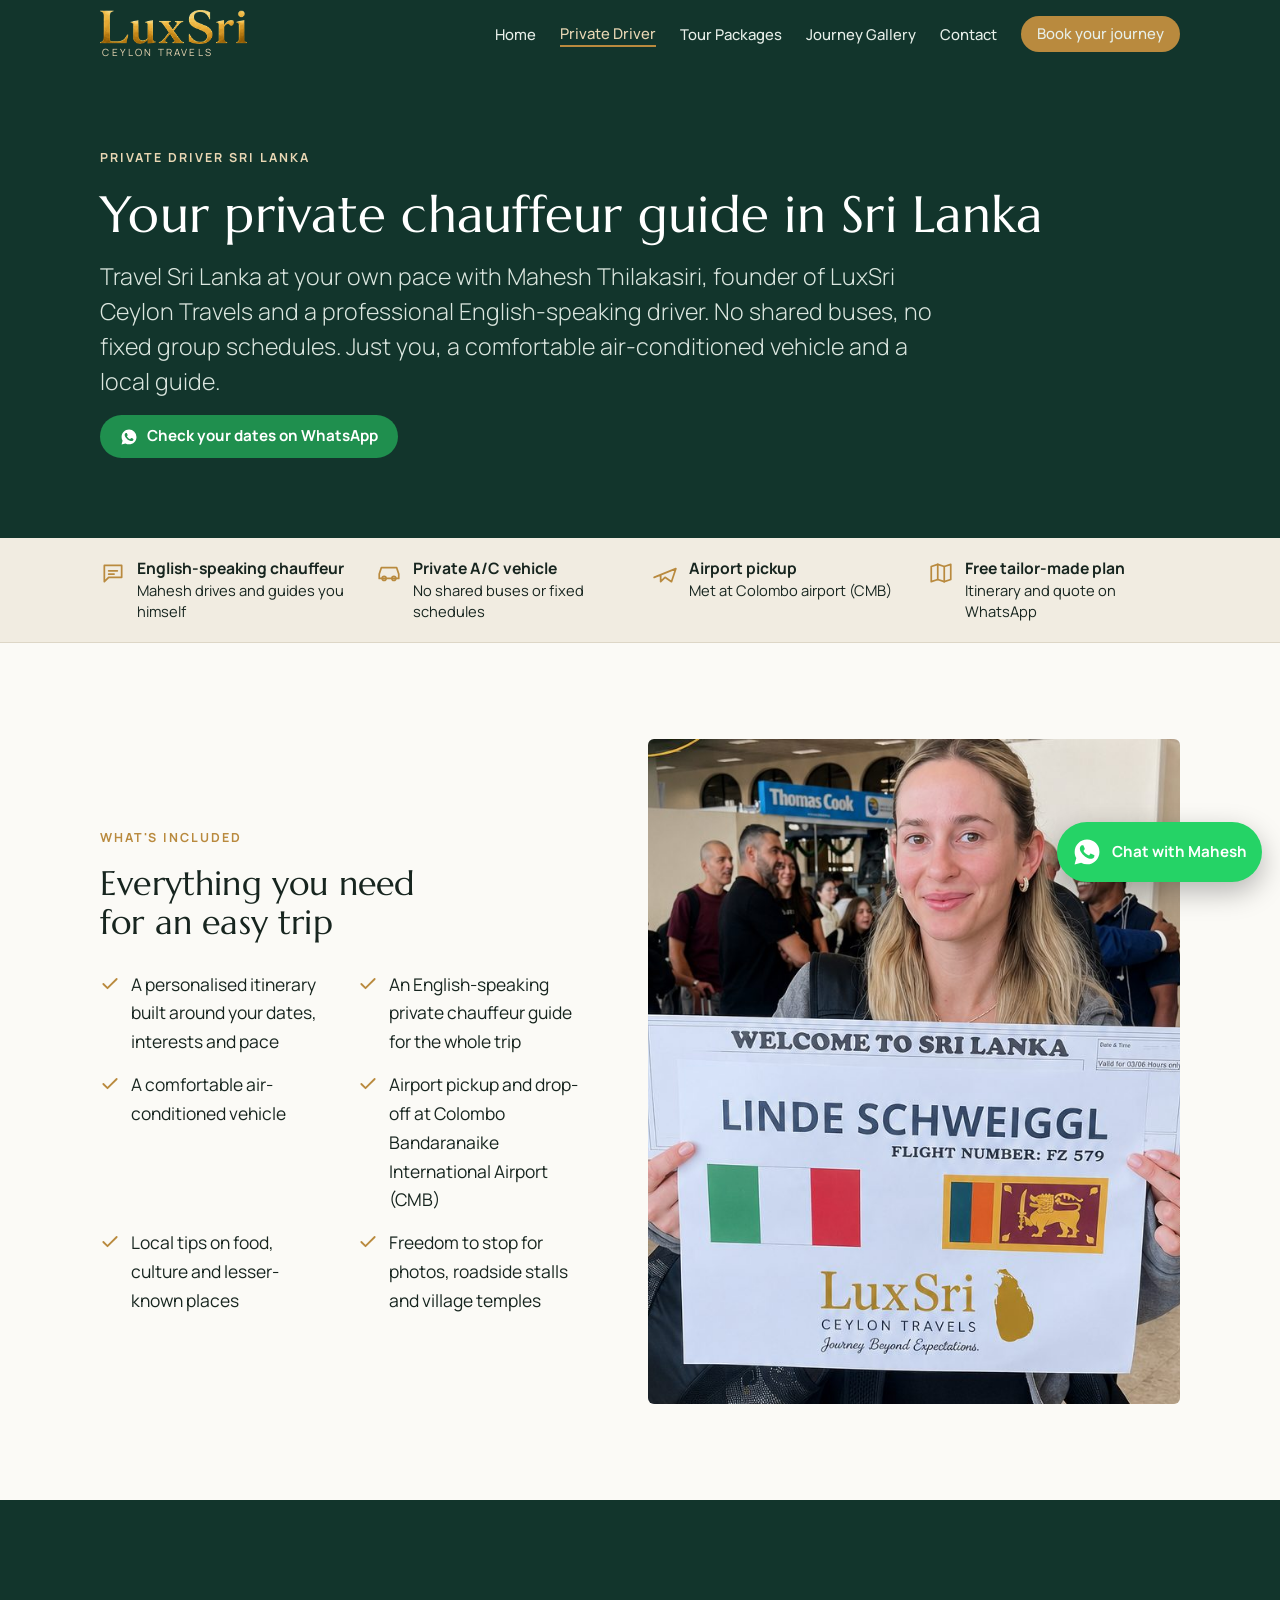
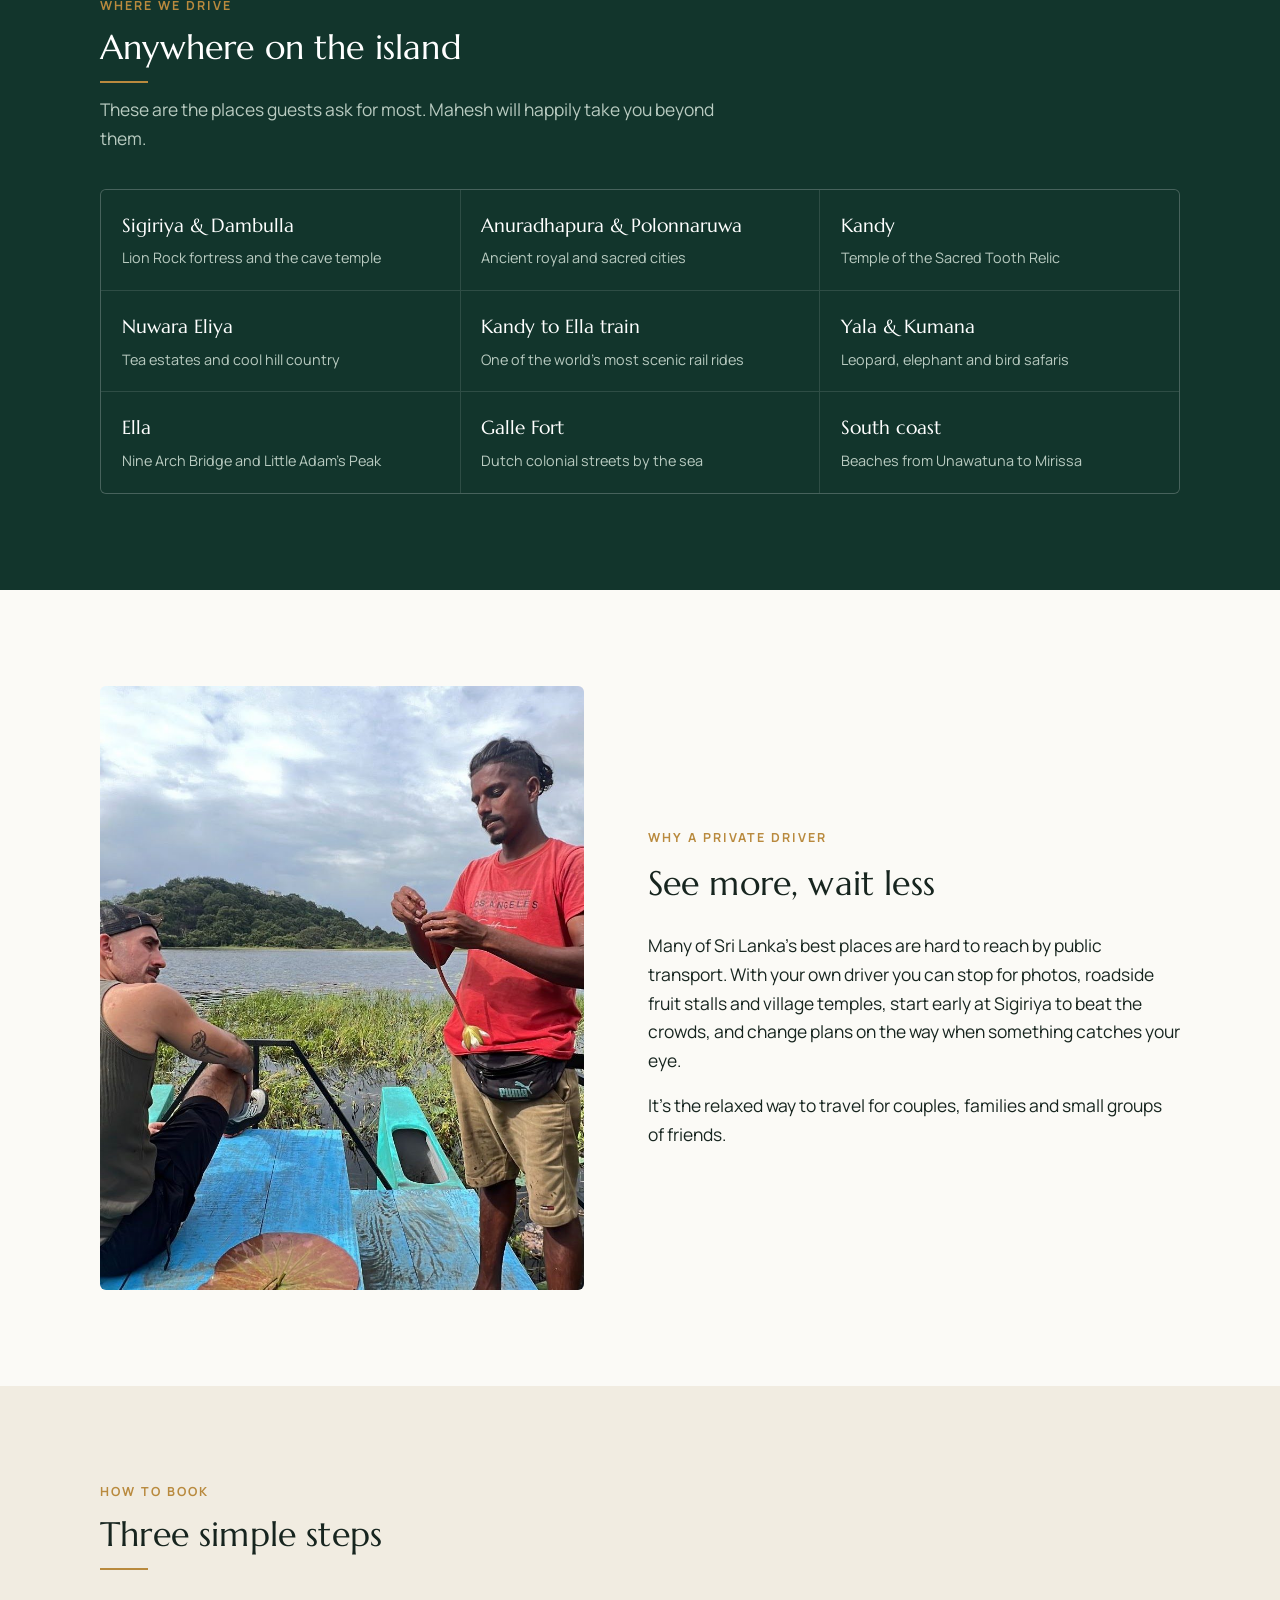
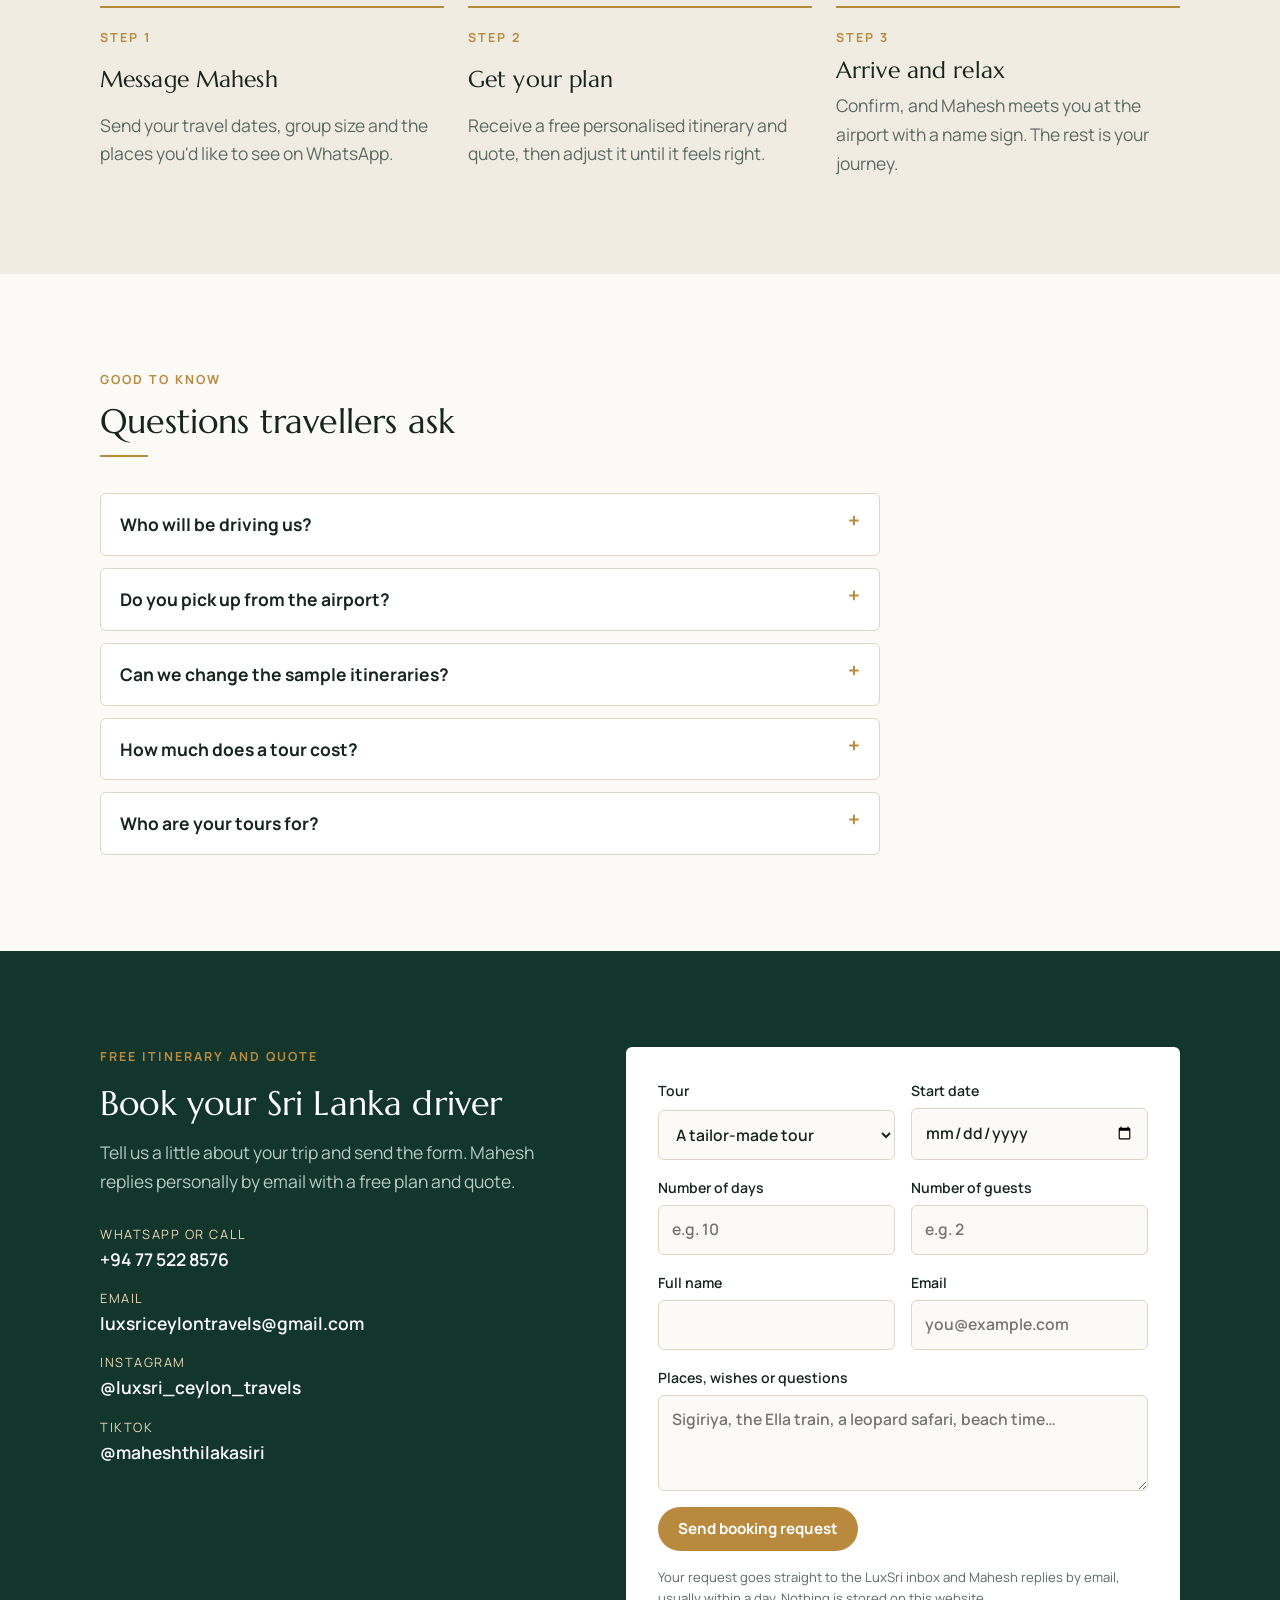
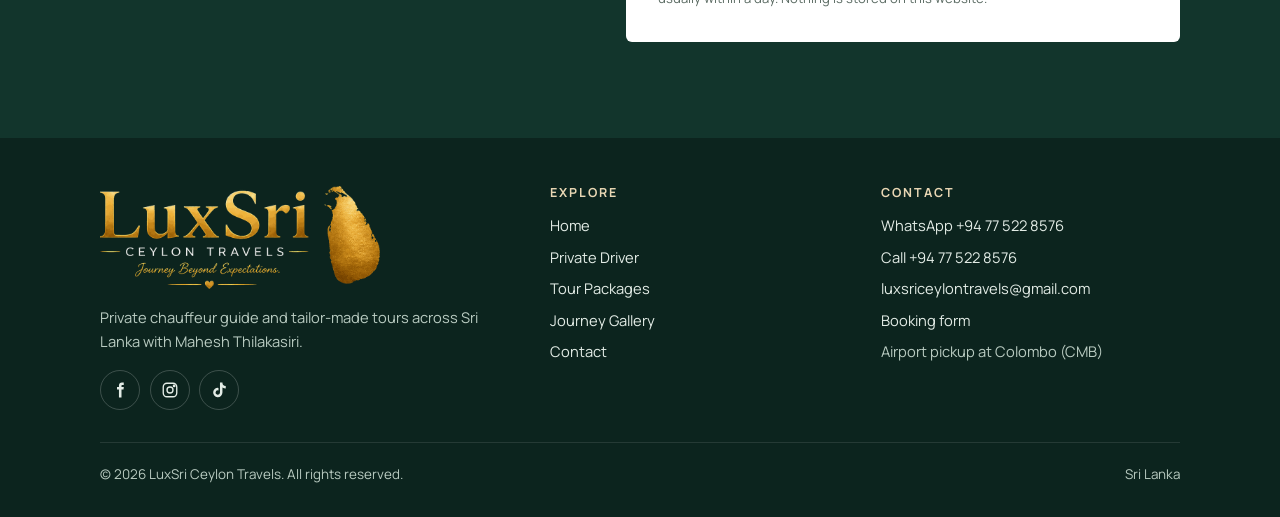
<file: private-driver-sri-lanka/index.html>
<!doctype html>
<html lang="en">
<head>
<meta charset="utf-8">
<meta name="viewport" content="width=device-width, initial-scale=1, viewport-fit=cover">
<title>Private Driver in Sri Lanka with English-Speaking Chauffeur | LuxSri</title>
<meta name="description" content="Hire Mahesh as your private driver in Sri Lanka: English-speaking chauffeur guide, air-conditioned vehicle, airport pickup and a free personalised itinerary.">
<link rel="canonical" href="https://www.luxsri.lk/private-driver-sri-lanka/">
<meta name="theme-color" content="#12352c">
<meta property="og:type" content="website">
<meta property="og:site_name" content="LuxSri Ceylon Travels">
<meta property="og:title" content="Private Driver in Sri Lanka with English-Speaking Chauffeur | LuxSri">
<meta property="og:description" content="Hire Mahesh as your private driver in Sri Lanka: English-speaking chauffeur guide, air-conditioned vehicle, airport pickup and a free personalised itinerary.">
<meta property="og:url" content="https://www.luxsri.lk/private-driver-sri-lanka/">
<meta property="og:image" content="https://www.luxsri.lk/assets/img/airport-welcome.jpg">
<meta name="twitter:card" content="summary_large_image">
<link rel="icon" href="../assets/img/favicon.png" type="image/png">
<link rel="apple-touch-icon" href="../assets/img/apple-touch-icon.png">
<link rel="preconnect" href="https://fonts.googleapis.com">
<link rel="preconnect" href="https://fonts.gstatic.com" crossorigin>
<link rel="stylesheet" href="https://fonts.googleapis.com/css2?family=Allura&family=Marcellus&family=Manrope:wght@300;400;500;600;700&display=swap">
<link rel="stylesheet" href="../assets/site.css">
<script type="application/ld+json">{"@context": "https://schema.org", "@type": "TravelAgency", "@id": "https://www.luxsri.lk/#business", "name": "LuxSri Ceylon Travels", "url": "https://www.luxsri.lk/", "image": "https://www.luxsri.lk/assets/img/sigiriya-guests.jpg", "telephone": "+94775228576", "email": "luxsriceylontravels@gmail.com", "slogan": "Journey Beyond Expectations", "description": "Private English-speaking chauffeur guide and tailor-made Sri Lanka tours with Mahesh Thilakasiri.", "areaServed": {"@type": "Country", "name": "Sri Lanka"}, "address": {"@type": "PostalAddress", "addressCountry": "LK"}, "founder": {"@type": "Person", "name": "Mahesh Thilakasiri"}, "sameAs": ["https://www.facebook.com/profile.php?id=61587585470639", "https://www.instagram.com/luxsri_ceylon_travels/", "https://www.tiktok.com/@maheshthilakasiri"]}</script>
<script type="application/ld+json">{"@context": "https://schema.org", "@type": "FAQPage", "mainEntity": [{"@type": "Question", "name": "Who will be driving us?", "acceptedAnswer": {"@type": "Answer", "text": "Mahesh Thilakasiri, the founder of LuxSri Ceylon Travels, is your English-speaking private chauffeur guide for the whole trip."}}, {"@type": "Question", "name": "Do you pick up from the airport?", "acceptedAnswer": {"@type": "Answer", "text": "Yes. Airport pickup and drop-off at Colombo Bandaranaike International Airport (CMB) is included, and private transfers can go anywhere in Sri Lanka."}}, {"@type": "Question", "name": "Can we change the sample itineraries?", "acceptedAnswer": {"@type": "Answer", "text": "Yes. Every tour is planned around you. The sample routes can be shortened, extended or combined, and plans can change along the way."}}, {"@type": "Question", "name": "How much does a tour cost?", "acceptedAnswer": {"@type": "Answer", "text": "It depends on your dates, route and group size. Send your details on WhatsApp and Mahesh will reply with a free personalised itinerary and quote."}}, {"@type": "Question", "name": "Who are your tours for?", "acceptedAnswer": {"@type": "Answer", "text": "Couples, families and small groups of friends who want to travel at their own pace in a private air-conditioned vehicle."}}]}</script>
</head>
<body>
<a class="skip" href="#main">Skip to content</a>
<header class="site-header">
  <div class="wrap">
    <a class="brand" href="../" aria-label="LuxSri Ceylon Travels home"><span class="brand-name"><img class="brand-logo" src="../assets/img/logo-wordmark.png" alt="LuxSri" width="146" height="34"><small>Ceylon Travels</small></span></a>
    <button class="nav-toggle" type="button" aria-expanded="false" aria-controls="nav">Menu</button>
    <nav class="nav" id="nav" aria-label="Main">
      <a href="../">Home</a>
<a href="../private-driver-sri-lanka/" aria-current="page">Private Driver</a>
<a href="../sri-lanka-tour-packages/">Tour Packages</a>
<a href="../luxsri-journey/">Journey Gallery</a>
<a href="../contact/">Contact</a>
      <a class="btn btn-gold btn-sm" href="../contact/">Book your journey</a>
    </nav>
  </div>
</header>
<main id="main">

<section class="page-hero"><div class="wrap">
  <span class="eyebrow">Private Driver Sri Lanka</span>
  <h1>Your private chauffeur guide in Sri Lanka</h1>
  <p>Travel Sri Lanka at your own pace with Mahesh Thilakasiri, founder of LuxSri Ceylon Travels and a professional English-speaking driver. No shared buses, no fixed group schedules. Just you, a comfortable air-conditioned vehicle and a local guide.</p>
  <div class="btn-row"><a class="btn btn-wa" href="https://wa.me/94775228576?text=Hi%20Mahesh%2C%20I%20need%20a%20private%20driver%20in%20Sri%20Lanka." target="_blank" rel="noopener"><svg viewBox="0 0 24 24" fill="currentColor" aria-hidden="true"><path d="M12.04 2C6.58 2 2.13 6.45 2.13 11.91c0 1.75.46 3.45 1.32 4.95L2.05 22l5.25-1.38a9.9 9.9 0 0 0 4.74 1.21h.01c5.46 0 9.91-4.45 9.91-9.91A9.85 9.85 0 0 0 12.04 2zm5.8 14.08c-.24.68-1.43 1.32-1.97 1.37-.5.05-1.13.07-1.83-.11-.42-.13-.96-.31-1.65-.61-2.9-1.25-4.8-4.18-4.94-4.37-.14-.19-1.18-1.57-1.18-3s.75-2.13 1.02-2.42c.26-.29.58-.36.77-.36h.55c.18 0 .42-.07.65.5.24.58.82 2 .89 2.15.07.14.12.31.02.5-.1.19-.14.31-.29.48-.14.17-.3.37-.43.5-.14.14-.29.3-.13.59.17.29.74 1.22 1.58 1.97 1.09.97 2 1.27 2.29 1.41.29.14.46.12.62-.07.17-.19.72-.84.91-1.13.19-.29.38-.24.65-.14.26.1 1.68.79 1.97.94.29.14.48.22.55.34.07.12.07.7-.17 1.38z"/></svg>Check your dates on WhatsApp</a></div>
</div></section>
<div class="facts"><div class="wrap"><ul><li><svg viewBox="0 0 24 24" fill="none" stroke="currentColor" stroke-width="1.6" stroke-linecap="round" stroke-linejoin="round" aria-hidden="true"><path d="M4 5h16v11H8l-4 4z"/><path d="M8 10h8M8 13h5"/></svg><span><strong>English-speaking chauffeur</strong>Mahesh drives and guides you himself</span></li><li><svg viewBox="0 0 24 24" fill="none" stroke="currentColor" stroke-width="1.6" stroke-linecap="round" stroke-linejoin="round" aria-hidden="true"><path d="M5 17h14M3 13l2-6h14l2 6v4H3z"/><circle cx="7.5" cy="17" r="1.8"/><circle cx="16.5" cy="17" r="1.8"/></svg><span><strong>Private A/C vehicle</strong>No shared buses or fixed schedules</span></li><li><svg viewBox="0 0 24 24" fill="none" stroke="currentColor" stroke-width="1.6" stroke-linecap="round" stroke-linejoin="round" aria-hidden="true"><path d="M2 16l20-8-4 12-6-4-4 4v-6"/></svg><span><strong>Airport pickup</strong>Met at Colombo airport (CMB)</span></li><li><svg viewBox="0 0 24 24" fill="none" stroke="currentColor" stroke-width="1.6" stroke-linecap="round" stroke-linejoin="round" aria-hidden="true"><path d="M9 4 3 6v14l6-2 6 2 6-2V4l-6 2z"/><path d="M9 4v14M15 6v14"/></svg><span><strong>Free tailor-made plan</strong>Itinerary and quote on WhatsApp</span></li></ul></div></div>
<section class="band">
  <div class="wrap split">
    <div class="stack-lg">
      <div class="stack"><span class="eyebrow">What's included</span><h2>Everything you need for an easy trip</h2></div>
      <ul class="included"><li><svg viewBox="0 0 24 24" fill="none" stroke="currentColor" stroke-width="2.2" stroke-linecap="round" stroke-linejoin="round" aria-hidden="true"><path d="M20 6 9 17l-5-5"/></svg><span>A personalised itinerary built around your dates, interests and pace</span></li><li><svg viewBox="0 0 24 24" fill="none" stroke="currentColor" stroke-width="2.2" stroke-linecap="round" stroke-linejoin="round" aria-hidden="true"><path d="M20 6 9 17l-5-5"/></svg><span>An English-speaking private chauffeur guide for the whole trip</span></li><li><svg viewBox="0 0 24 24" fill="none" stroke="currentColor" stroke-width="2.2" stroke-linecap="round" stroke-linejoin="round" aria-hidden="true"><path d="M20 6 9 17l-5-5"/></svg><span>A comfortable air-conditioned vehicle</span></li><li><svg viewBox="0 0 24 24" fill="none" stroke="currentColor" stroke-width="2.2" stroke-linecap="round" stroke-linejoin="round" aria-hidden="true"><path d="M20 6 9 17l-5-5"/></svg><span>Airport pickup and drop-off at Colombo Bandaranaike International Airport (CMB)</span></li><li><svg viewBox="0 0 24 24" fill="none" stroke="currentColor" stroke-width="2.2" stroke-linecap="round" stroke-linejoin="round" aria-hidden="true"><path d="M20 6 9 17l-5-5"/></svg><span>Local tips on food, culture and lesser-known places</span></li><li><svg viewBox="0 0 24 24" fill="none" stroke="currentColor" stroke-width="2.2" stroke-linecap="round" stroke-linejoin="round" aria-hidden="true"><path d="M20 6 9 17l-5-5"/></svg><span>Freedom to stop for photos, roadside stalls and village temples</span></li></ul>
    </div>
    <div class="photo"><img src="../assets/img/airport-welcome.jpg" alt="Guest welcomed with a name sign at Colombo airport pickup by LuxSri Ceylon Travels, Sri Lanka" loading="lazy" width="1024" height="1280"></div>
  </div>
</section>
<section class="band band-forest">
  <div class="wrap">
    <div class="section-head" data-reveal><span class="eyebrow">Where we drive</span><h2>Anywhere on the island</h2><p class="muted">These are the places guests ask for most. Mahesh will happily take you beyond them.</p></div>
    <div class="places"><div><strong>Sigiriya & Dambulla</strong><span>Lion Rock fortress and the cave temple</span></div><div><strong>Anuradhapura & Polonnaruwa</strong><span>Ancient royal and sacred cities</span></div><div><strong>Kandy</strong><span>Temple of the Sacred Tooth Relic</span></div><div><strong>Nuwara Eliya</strong><span>Tea estates and cool hill country</span></div><div><strong>Kandy to Ella train</strong><span>One of the world's most scenic rail rides</span></div><div><strong>Yala & Kumana</strong><span>Leopard, elephant and bird safaris</span></div><div><strong>Ella</strong><span>Nine Arch Bridge and Little Adam's Peak</span></div><div><strong>Galle Fort</strong><span>Dutch colonial streets by the sea</span></div><div><strong>South coast</strong><span>Beaches from Unawatuna to Mirissa</span></div></div>
  </div>
</section>
<section class="band">
  <div class="wrap split">
    <div class="photo"><img src="../assets/img/lake-boat-safari.jpg" alt="Guests on a lake boat safari with their LuxSri Ceylon Travels guide in Sri Lanka" loading="lazy" width="1024" height="1280"></div>
    <div class="stack-lg">
      <div class="stack"><span class="eyebrow">Why a private driver</span><h2>See more, wait less</h2></div>
      <div class="stack narrow">
        <p>Many of Sri Lanka's best places are hard to reach by public transport. With your own driver you can stop for photos, roadside fruit stalls and village temples, start early at Sigiriya to beat the crowds, and change plans on the way when something catches your eye.</p>
        <p>It's the relaxed way to travel for couples, families and small groups of friends.</p>
      </div>
    </div>
  </div>
</section>
<section class="band band-sand">
  <div class="wrap">
    <div class="section-head" data-reveal><span class="eyebrow">How to book</span><h2>Three simple steps</h2></div>
    
<ol class="steps">
  <li><h3>Message Mahesh</h3><p class="muted">Send your travel dates, group size and the places you'd like to see on WhatsApp.</p></li>
  <li><h3>Get your plan</h3><p class="muted">Receive a free personalised itinerary and quote, then adjust it until it feels right.</p></li>
  <li><h3>Arrive and relax</h3><p class="muted">Confirm, and Mahesh meets you at the airport with a name sign. The rest is your journey.</p></li>
</ol>
  </div>
</section>

<section class="band">
  <div class="wrap">
    <div class="section-head" data-reveal><span class="eyebrow">Good to know</span><h2>Questions travellers ask</h2></div>
    <div class="faq"><details><summary>Who will be driving us?</summary><p>Mahesh Thilakasiri, the founder of LuxSri Ceylon Travels, is your English-speaking private chauffeur guide for the whole trip.</p></details><details><summary>Do you pick up from the airport?</summary><p>Yes. Airport pickup and drop-off at Colombo Bandaranaike International Airport (CMB) is included, and private transfers can go anywhere in Sri Lanka.</p></details><details><summary>Can we change the sample itineraries?</summary><p>Yes. Every tour is planned around you. The sample routes can be shortened, extended or combined, and plans can change along the way.</p></details><details><summary>How much does a tour cost?</summary><p>It depends on your dates, route and group size. Send your details on WhatsApp and Mahesh will reply with a free personalised itinerary and quote.</p></details><details><summary>Who are your tours for?</summary><p>Couples, families and small groups of friends who want to travel at their own pace in a private air-conditioned vehicle.</p></details></div>
  </div>
</section>

<section class="band band-forest" id="plan">
  <div class="wrap enquire">
    <div class="stack-lg" data-reveal>
      <div class="stack">
        <span class="eyebrow">Free itinerary and quote</span>
        <h2>Book your Sri Lanka driver</h2>
        <p class="muted">Tell us a little about your trip and send the form. Mahesh replies personally by email with a free plan and quote.</p>
      </div>
      <ul class="contact-list">
        <li><span>WhatsApp or call</span><a href="https://wa.me/94775228576?text=Hi%20Mahesh%2C%20I%27d%20like%20to%20plan%20a%20Sri%20Lanka%20trip." target="_blank" rel="noopener">+94 77 522 8576</a></li>
        <li><span>Email</span><a href="mailto:luxsriceylontravels@gmail.com">luxsriceylontravels@gmail.com</a></li>
        <li><span>Instagram</span><a href="https://www.instagram.com/luxsri_ceylon_travels/" target="_blank" rel="noopener">@luxsri_ceylon_travels</a></li>
        <li><span>TikTok</span><a href="https://www.tiktok.com/@maheshthilakasiri" target="_blank" rel="noopener">@maheshthilakasiri</a></li>
      </ul>
    </div>
    
    <form class="form" id="enquiry" data-wa="94775228576" data-key="24b297ab-ec9e-496e-abef-1b3d50e5570d" data-email="luxsriceylontravels@gmail.com" novalidate>
      
      <div class="row">
        <label for="f-trip">Tour<select id="f-trip" name="trip"><option>A tailor-made tour</option><option>7-Day Culture &amp; Heritage</option><option>8-Day Magical Sri Lanka</option><option>10-Day Golden Beaches &amp; Wildlife</option><option>11-Day Nature &amp; Wildlife</option><option>Day trip</option><option>Airport transfer</option></select></label>
        <label for="f-arrive">Start date<input id="f-arrive" name="arrive" type="date"></label>
      </div>
      <div class="row">
        <label for="f-days">Number of days<input id="f-days" name="days" type="number" min="1" max="60" placeholder="e.g. 10"></label>
        <label for="f-group">Number of guests<input id="f-group" name="group" type="number" min="1" max="20" placeholder="e.g. 2"></label>
      </div>
      
      <div class="row">
        <label for="f-name">Full name<input id="f-name" name="name" autocomplete="name" required></label>
        <label for="f-email">Email<input id="f-email" name="email" type="email" autocomplete="email" placeholder="you@example.com"></label>
      </div>
      <label for="f-msg">Places, wishes or questions<textarea id="f-msg" name="msg" placeholder="Sigiriya, the Ella train, a leopard safari, beach time…"></textarea></label>
      
      <label class="hp" aria-hidden="true">Leave this empty<input name="botcheck" tabindex="-1" autocomplete="off"></label>
      <div class="send">
        <button class="btn btn-gold" type="submit" value="email">Send booking request</button>
      </div>
      <p class="form-status" role="status" aria-live="polite" hidden></p>
      <p class="note">Your request goes straight to the LuxSri inbox and Mahesh replies by email, usually within a day. Nothing is stored on this website.</p>
    </form>
  </div>
</section>

</main>
<footer class="site-footer">
  <div class="wrap">
    <div class="foot-grid">
      <div class="stack">
        <a class="foot-logo" href="../" aria-label="LuxSri Ceylon Travels home"><img src="../assets/img/logo-full.png" alt="LuxSri Ceylon Travels. Journey Beyond Expectations." width="280" height="103" loading="lazy"></a>
        <p>Private chauffeur guide and tailor-made tours across Sri Lanka with Mahesh Thilakasiri.</p>
        <div class="socials">
          <a href="https://www.facebook.com/profile.php?id=61587585470639" target="_blank" rel="noopener" aria-label="Facebook"><svg viewBox="0 0 24 24" fill="currentColor" aria-hidden="true"><path d="M14 8V6.5c0-.7.2-1.2 1.2-1.2H17V2.1A22 22 0 0 0 14.6 2C12.2 2 10.6 3.4 10.6 6.1V8H8v3.4h2.6V22H14V11.4h2.7L17.1 8z"/></svg></a>
          <a href="https://www.instagram.com/luxsri_ceylon_travels/" target="_blank" rel="noopener" aria-label="Instagram"><svg viewBox="0 0 24 24" fill="none" stroke="currentColor" stroke-width="1.8" aria-hidden="true"><rect x="3" y="3" width="18" height="18" rx="5"/><circle cx="12" cy="12" r="4"/><circle cx="17.5" cy="6.5" r="1" fill="currentColor"/></svg></a>
          <a href="https://www.tiktok.com/@maheshthilakasiri" target="_blank" rel="noopener" aria-label="TikTok"><svg viewBox="0 0 24 24" fill="currentColor" aria-hidden="true"><path d="M16.6 2h-3.3v13.4a2.9 2.9 0 1 1-2-2.8V9.2a6.2 6.2 0 1 0 5.3 6.2V8.6a7.9 7.9 0 0 0 4.4 1.4V6.7a4.5 4.5 0 0 1-4.4-4.7z"/></svg></a>
        </div>
      </div>
      <div>
        <h3>Explore</h3>
        <ul><li><a href="../">Home</a></li><li><a href="../private-driver-sri-lanka/">Private Driver</a></li><li><a href="../sri-lanka-tour-packages/">Tour Packages</a></li><li><a href="../luxsri-journey/">Journey Gallery</a></li><li><a href="../contact/">Contact</a></li></ul>
      </div>
      <div>
        <h3>Contact</h3>
        <ul>
          <li><a href="https://wa.me/94775228576?text=Hi%20Mahesh%2C%20I%27d%20like%20to%20plan%20a%20Sri%20Lanka%20trip." target="_blank" rel="noopener">WhatsApp +94 77 522 8576</a></li>
          <li><a href="tel:+94775228576">Call +94 77 522 8576</a></li>
          <li><a href="mailto:luxsriceylontravels@gmail.com">luxsriceylontravels@gmail.com</a></li>
          <li><a href="../contact/">Booking form</a></li>
          <li>Airport pickup at Colombo (CMB)</li>
        </ul>
      </div>
    </div>
    <div class="legal"><span>© <span data-year>2026</span> LuxSri Ceylon Travels. All rights reserved.</span><span>Sri Lanka</span></div>
  </div>
</footer>
<a class="wa-float" href="https://wa.me/94775228576?text=Hi%20Mahesh%2C%20I%27d%20like%20to%20plan%20a%20Sri%20Lanka%20trip." target="_blank" rel="noopener" aria-label="Chat with Mahesh on WhatsApp"><svg viewBox="0 0 24 24" fill="currentColor" aria-hidden="true"><path d="M12.04 2C6.58 2 2.13 6.45 2.13 11.91c0 1.75.46 3.45 1.32 4.95L2.05 22l5.25-1.38a9.9 9.9 0 0 0 4.74 1.21h.01c5.46 0 9.91-4.45 9.91-9.91A9.85 9.85 0 0 0 12.04 2zm5.8 14.08c-.24.68-1.43 1.32-1.97 1.37-.5.05-1.13.07-1.83-.11-.42-.13-.96-.31-1.65-.61-2.9-1.25-4.8-4.18-4.94-4.37-.14-.19-1.18-1.57-1.18-3s.75-2.13 1.02-2.42c.26-.29.58-.36.77-.36h.55c.18 0 .42-.07.65.5.24.58.82 2 .89 2.15.07.14.12.31.02.5-.1.19-.14.31-.29.48-.14.17-.3.37-.43.5-.14.14-.29.3-.13.59.17.29.74 1.22 1.58 1.97 1.09.97 2 1.27 2.29 1.41.29.14.46.12.62-.07.17-.19.72-.84.91-1.13.19-.29.38-.24.65-.14.26.1 1.68.79 1.97.94.29.14.48.22.55.34.07.12.07.7-.17 1.38z"/></svg><span class="wa-label">Chat with Mahesh</span></a>
<script src="../assets/site.js" defer></script>
</body>
</html>
</file>
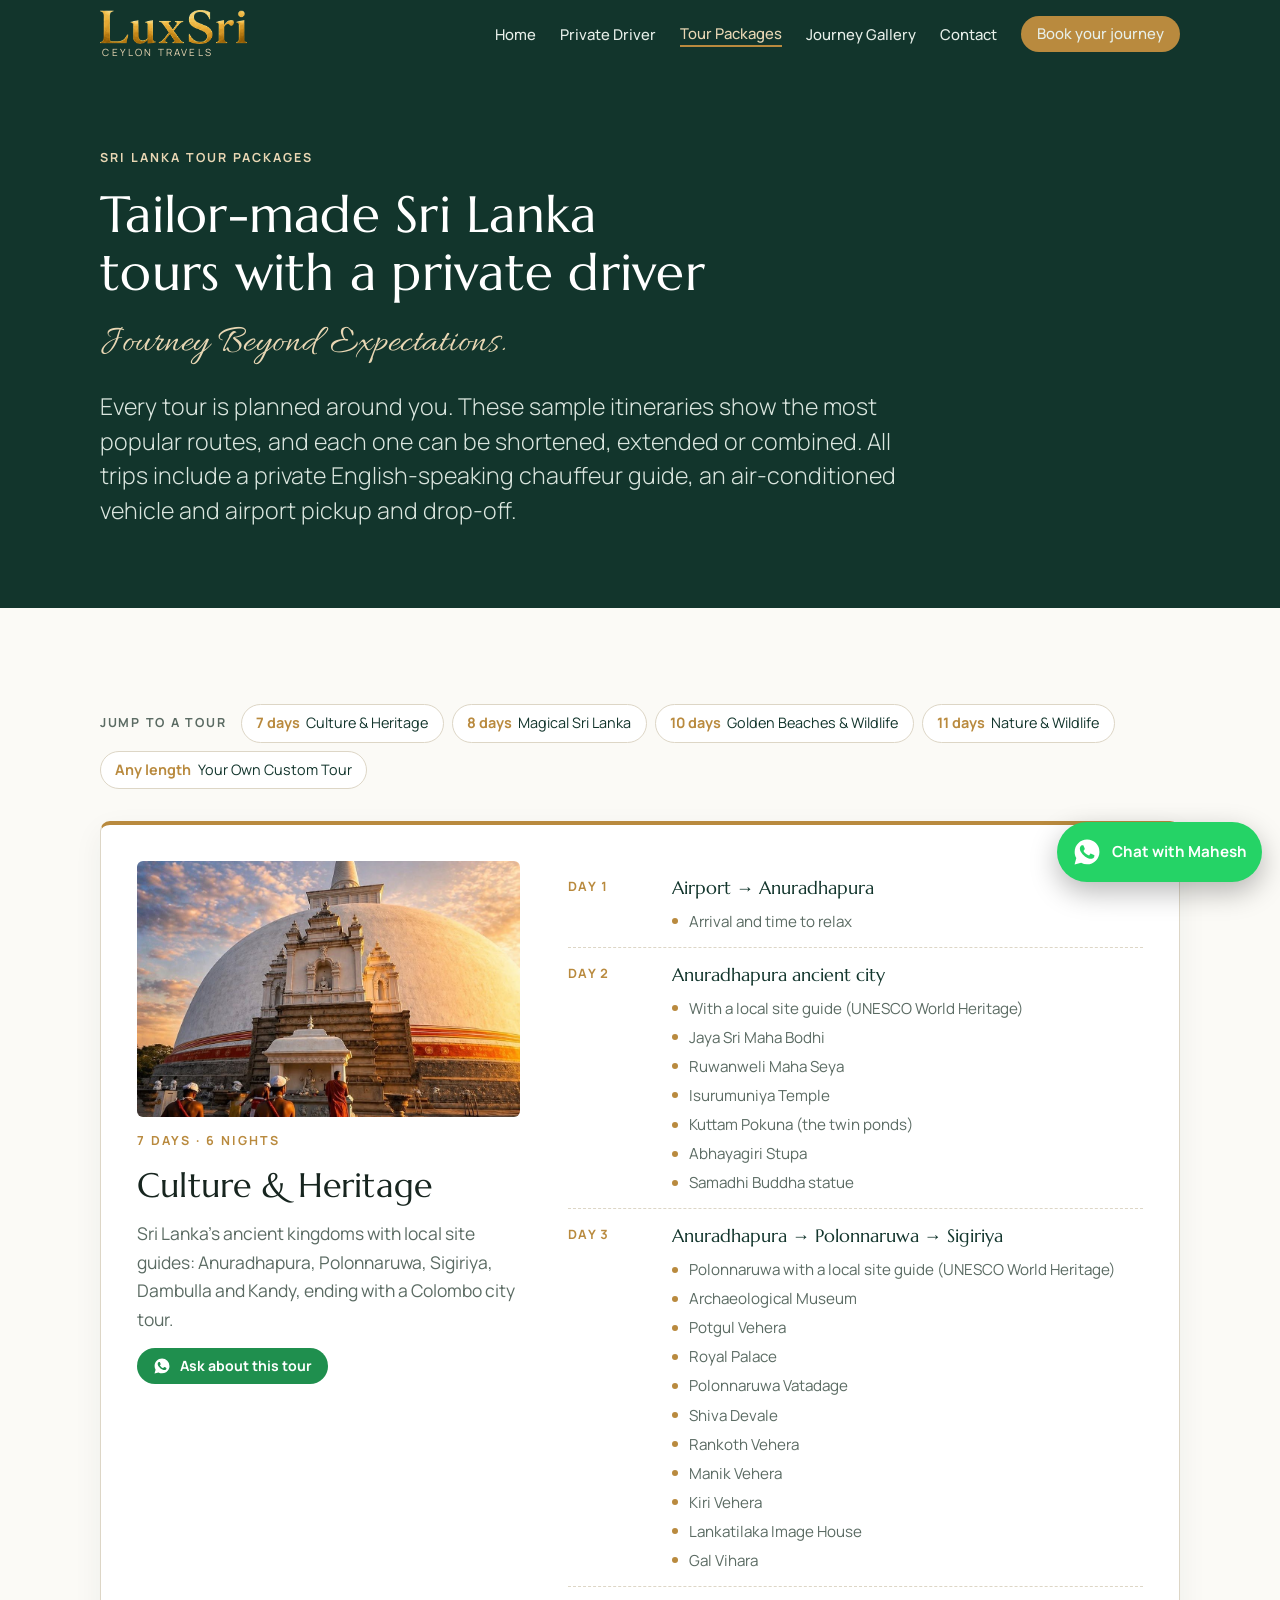
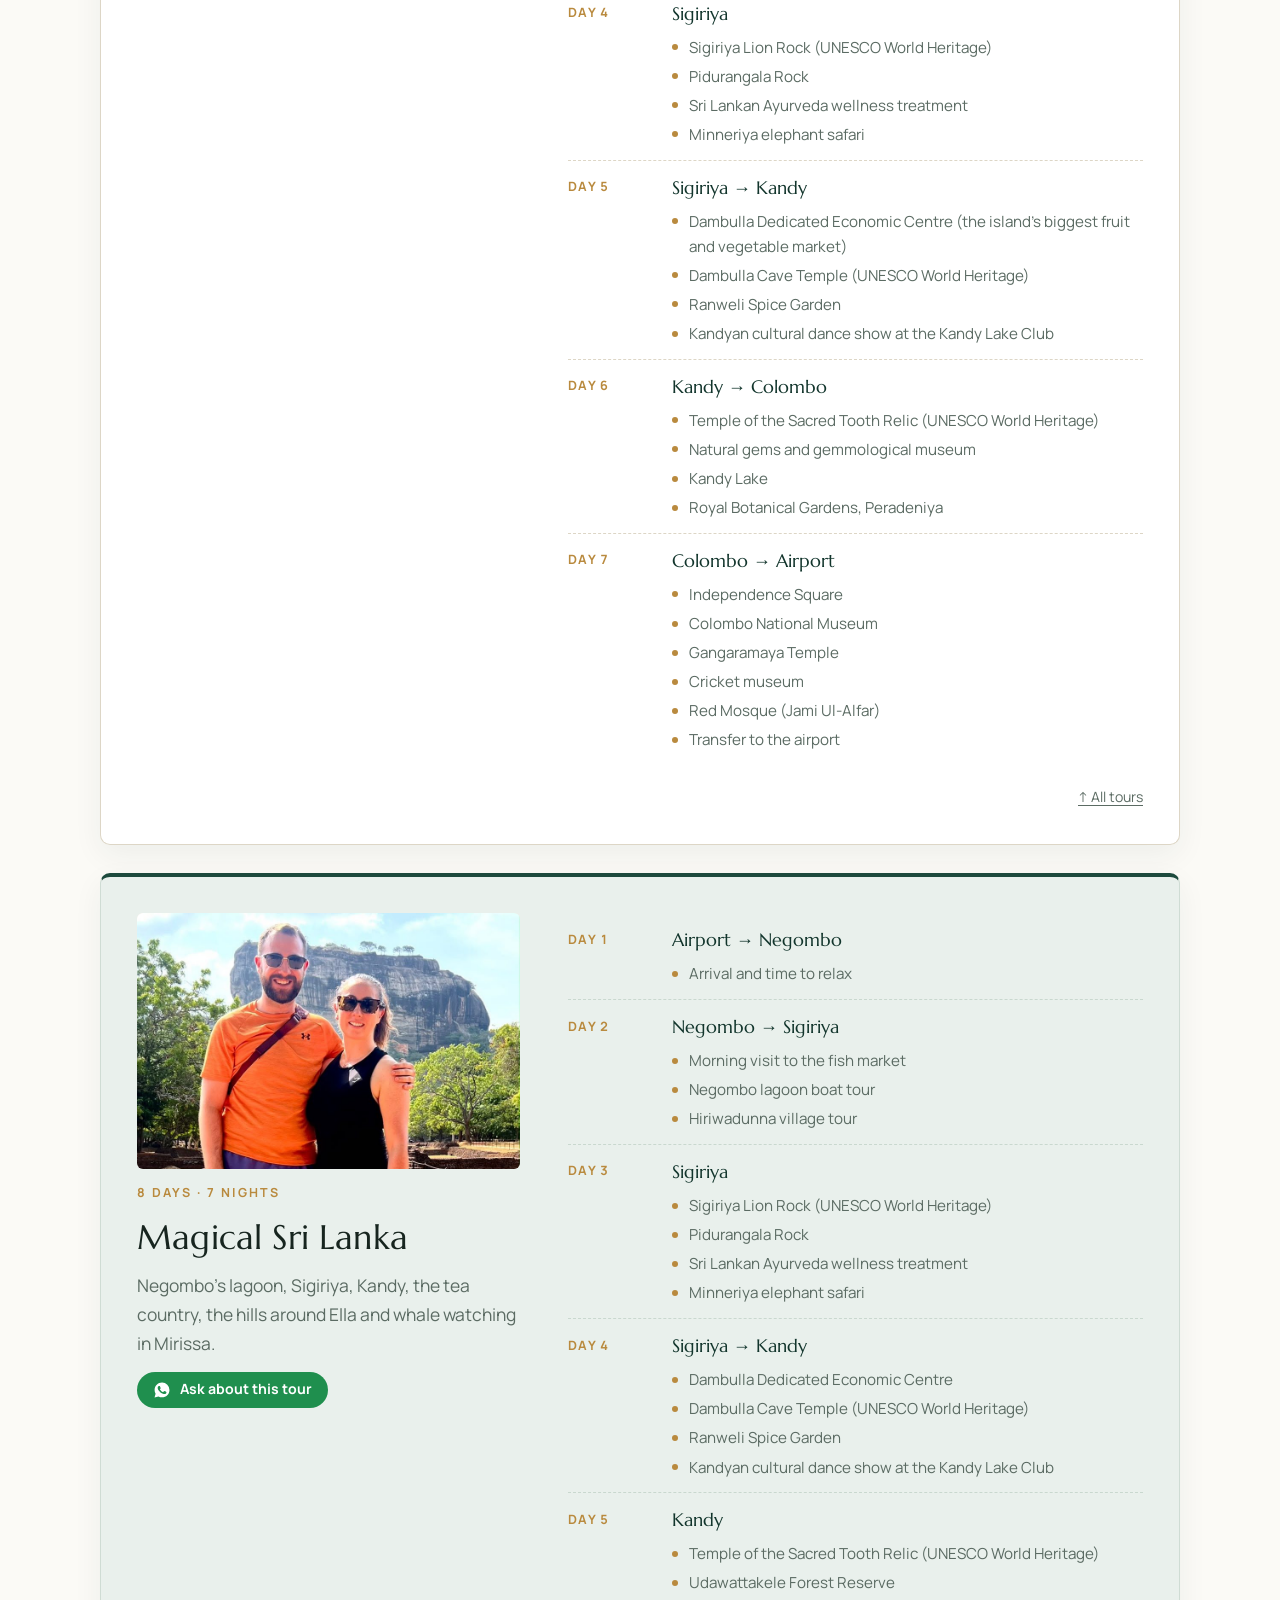
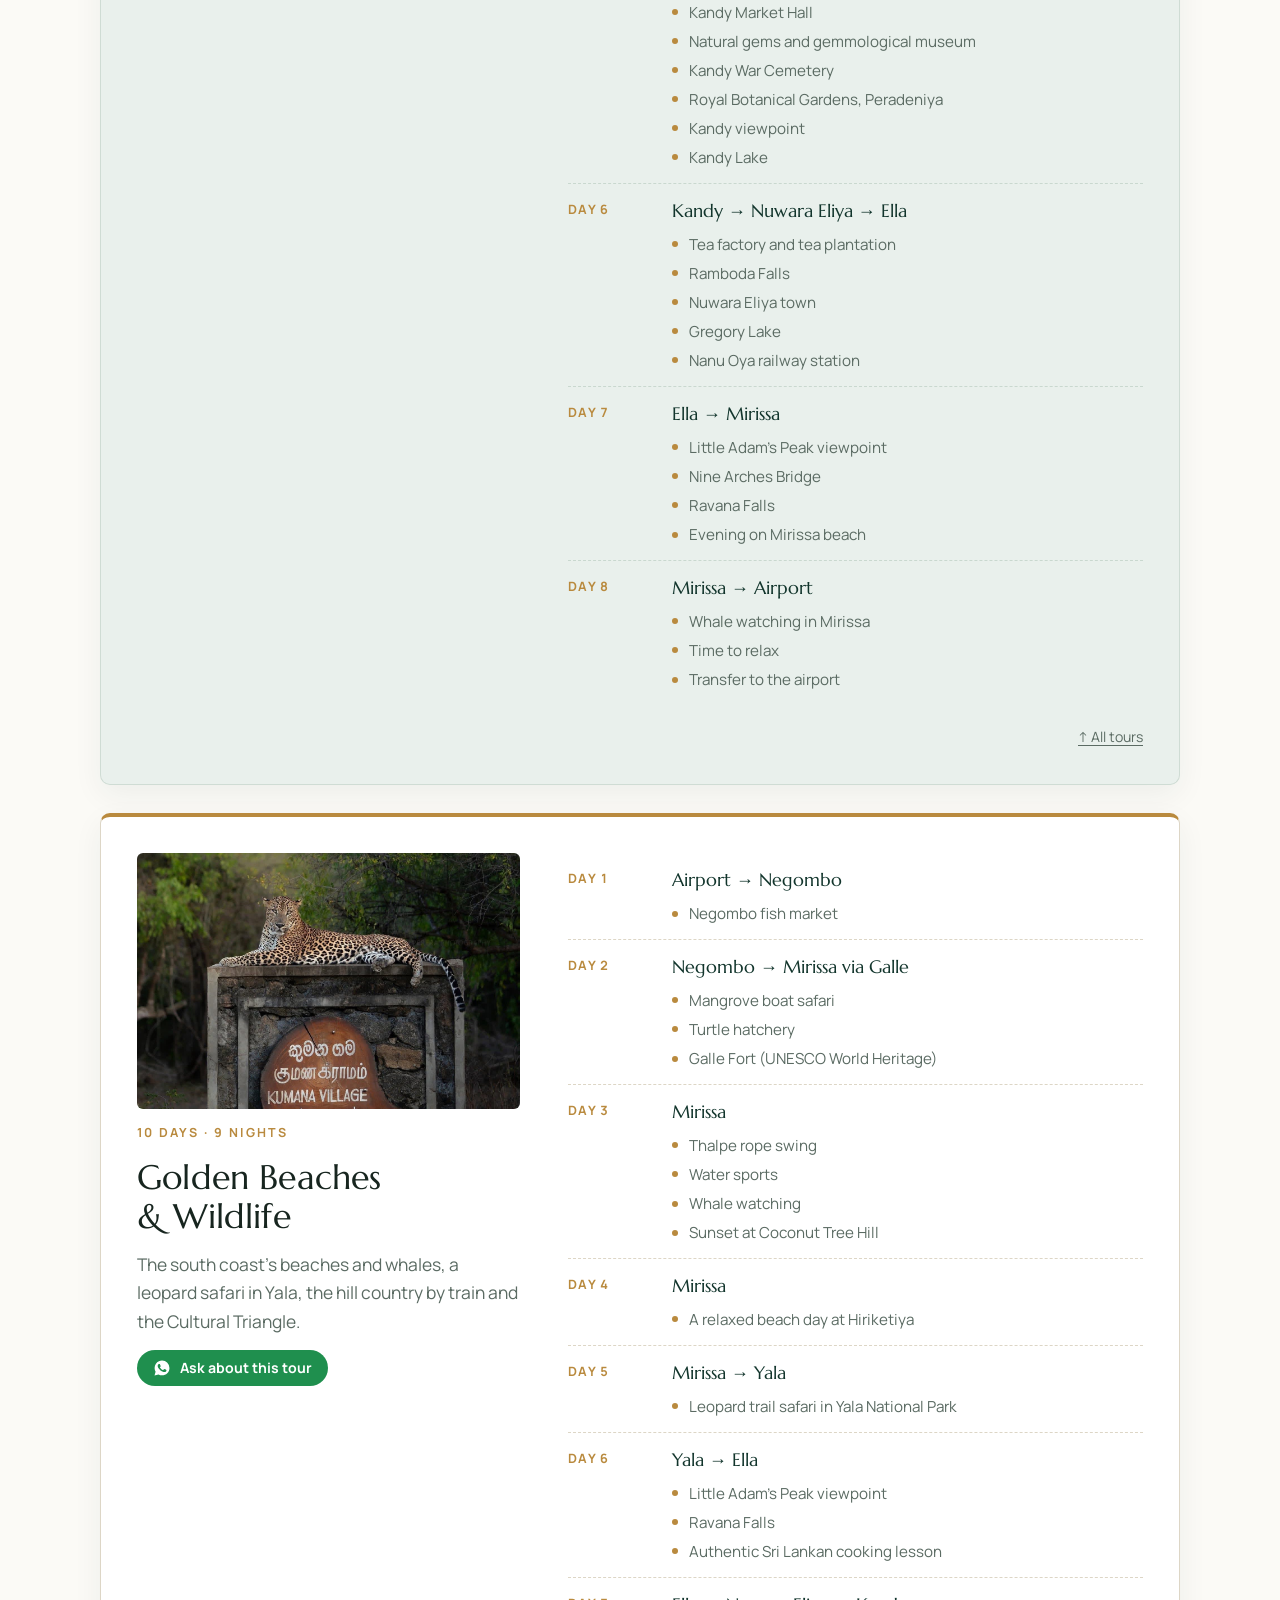
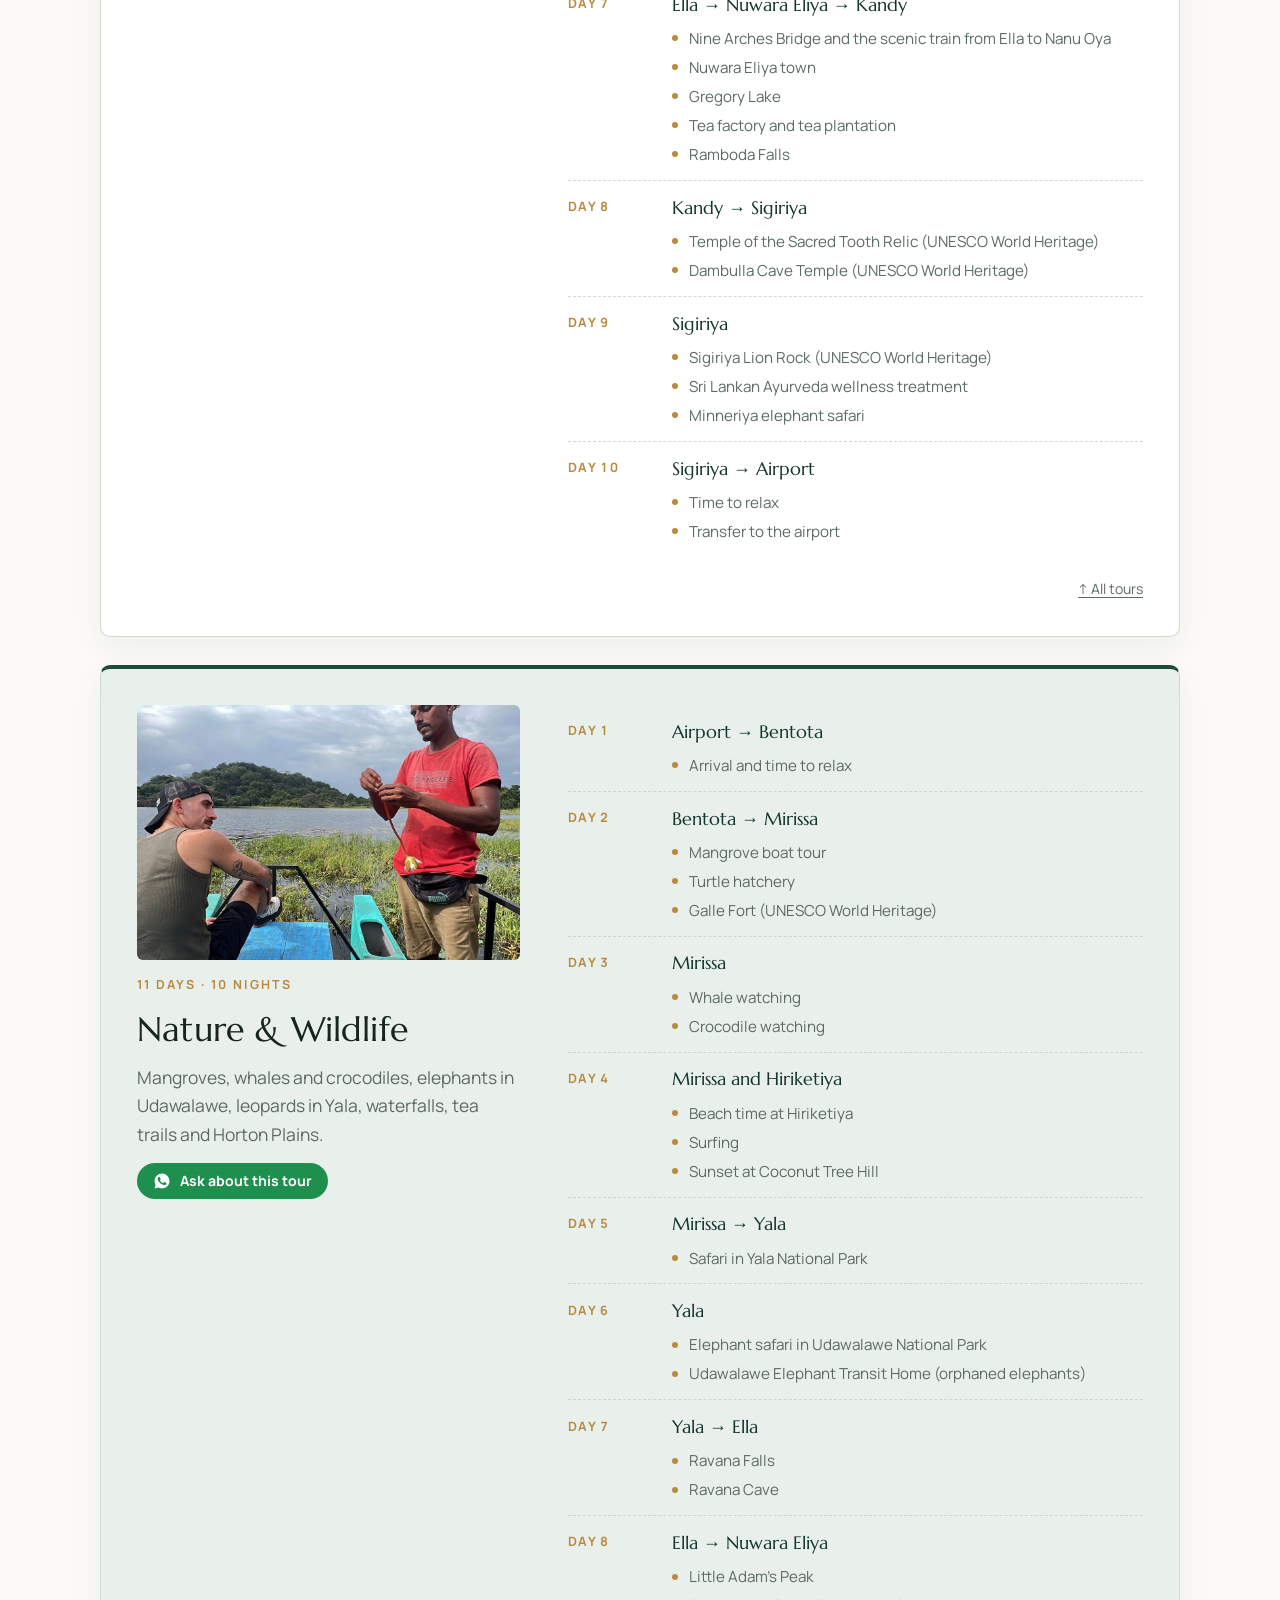
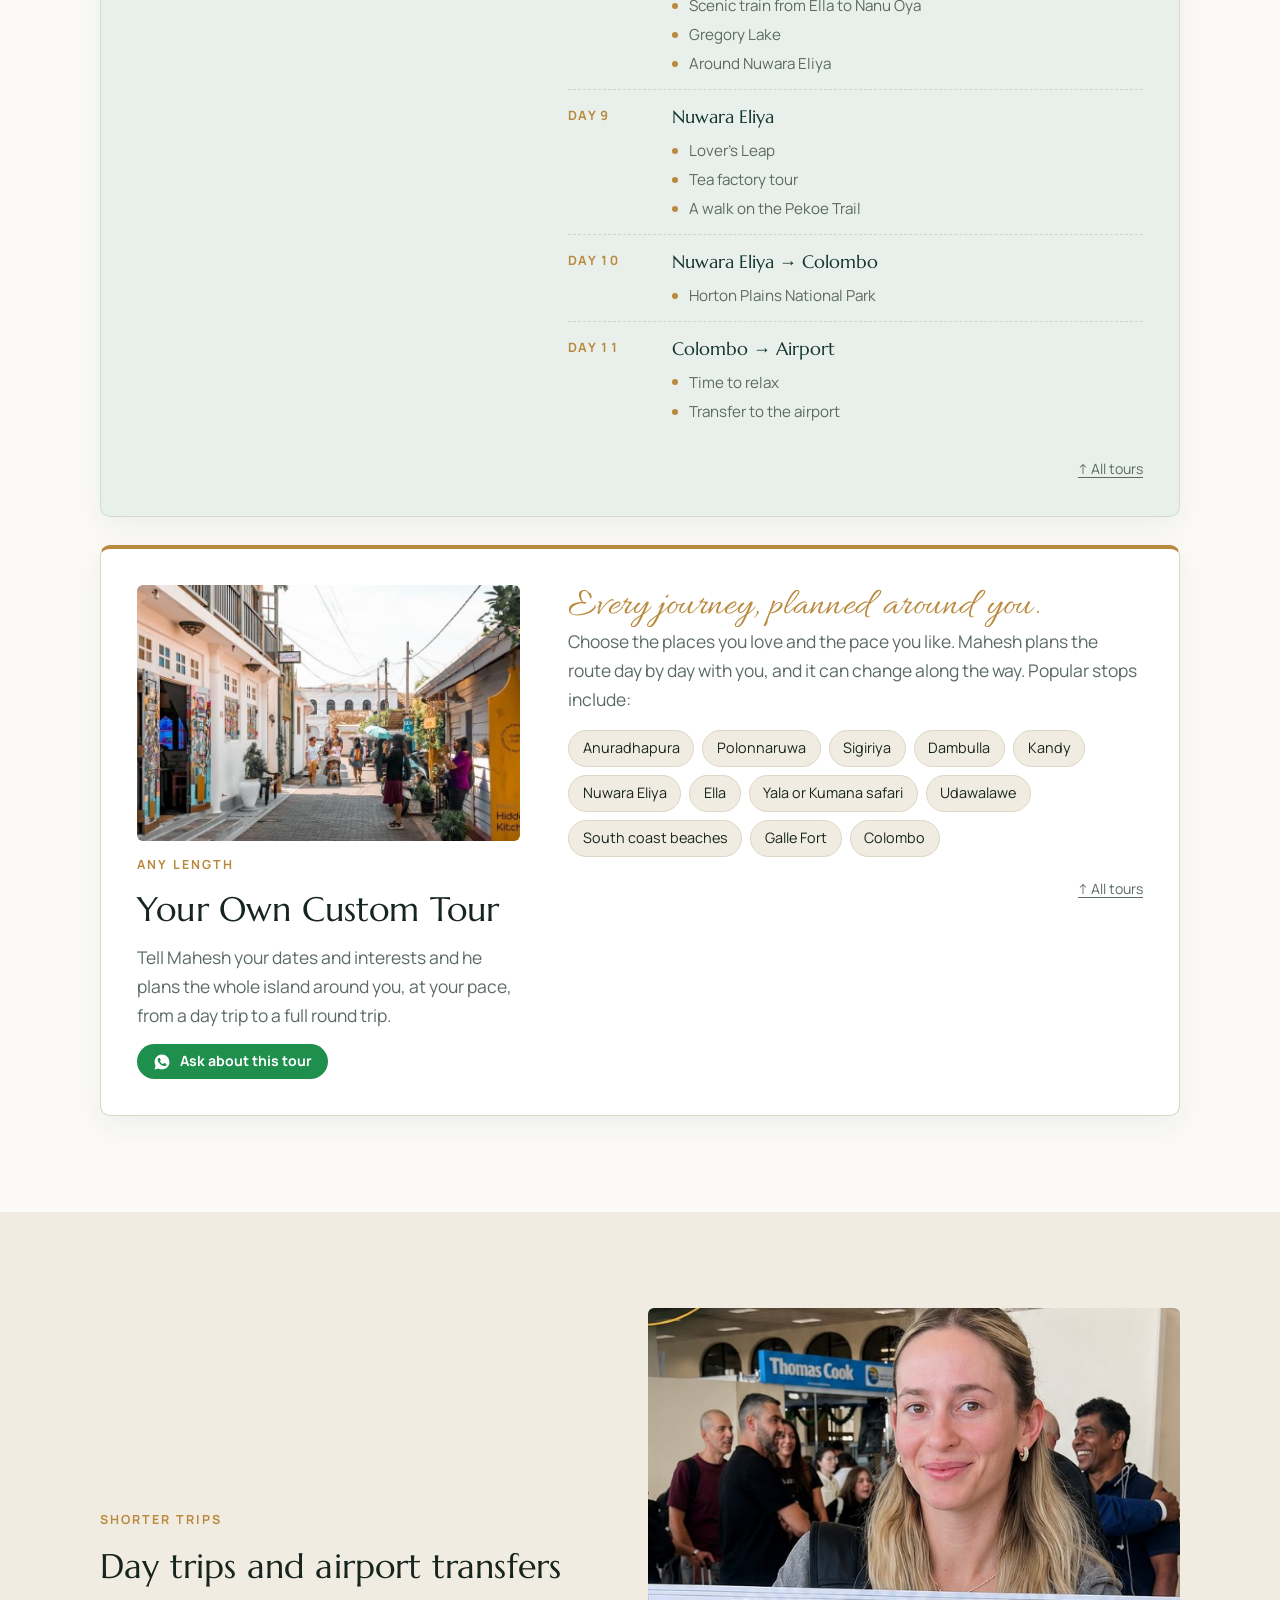
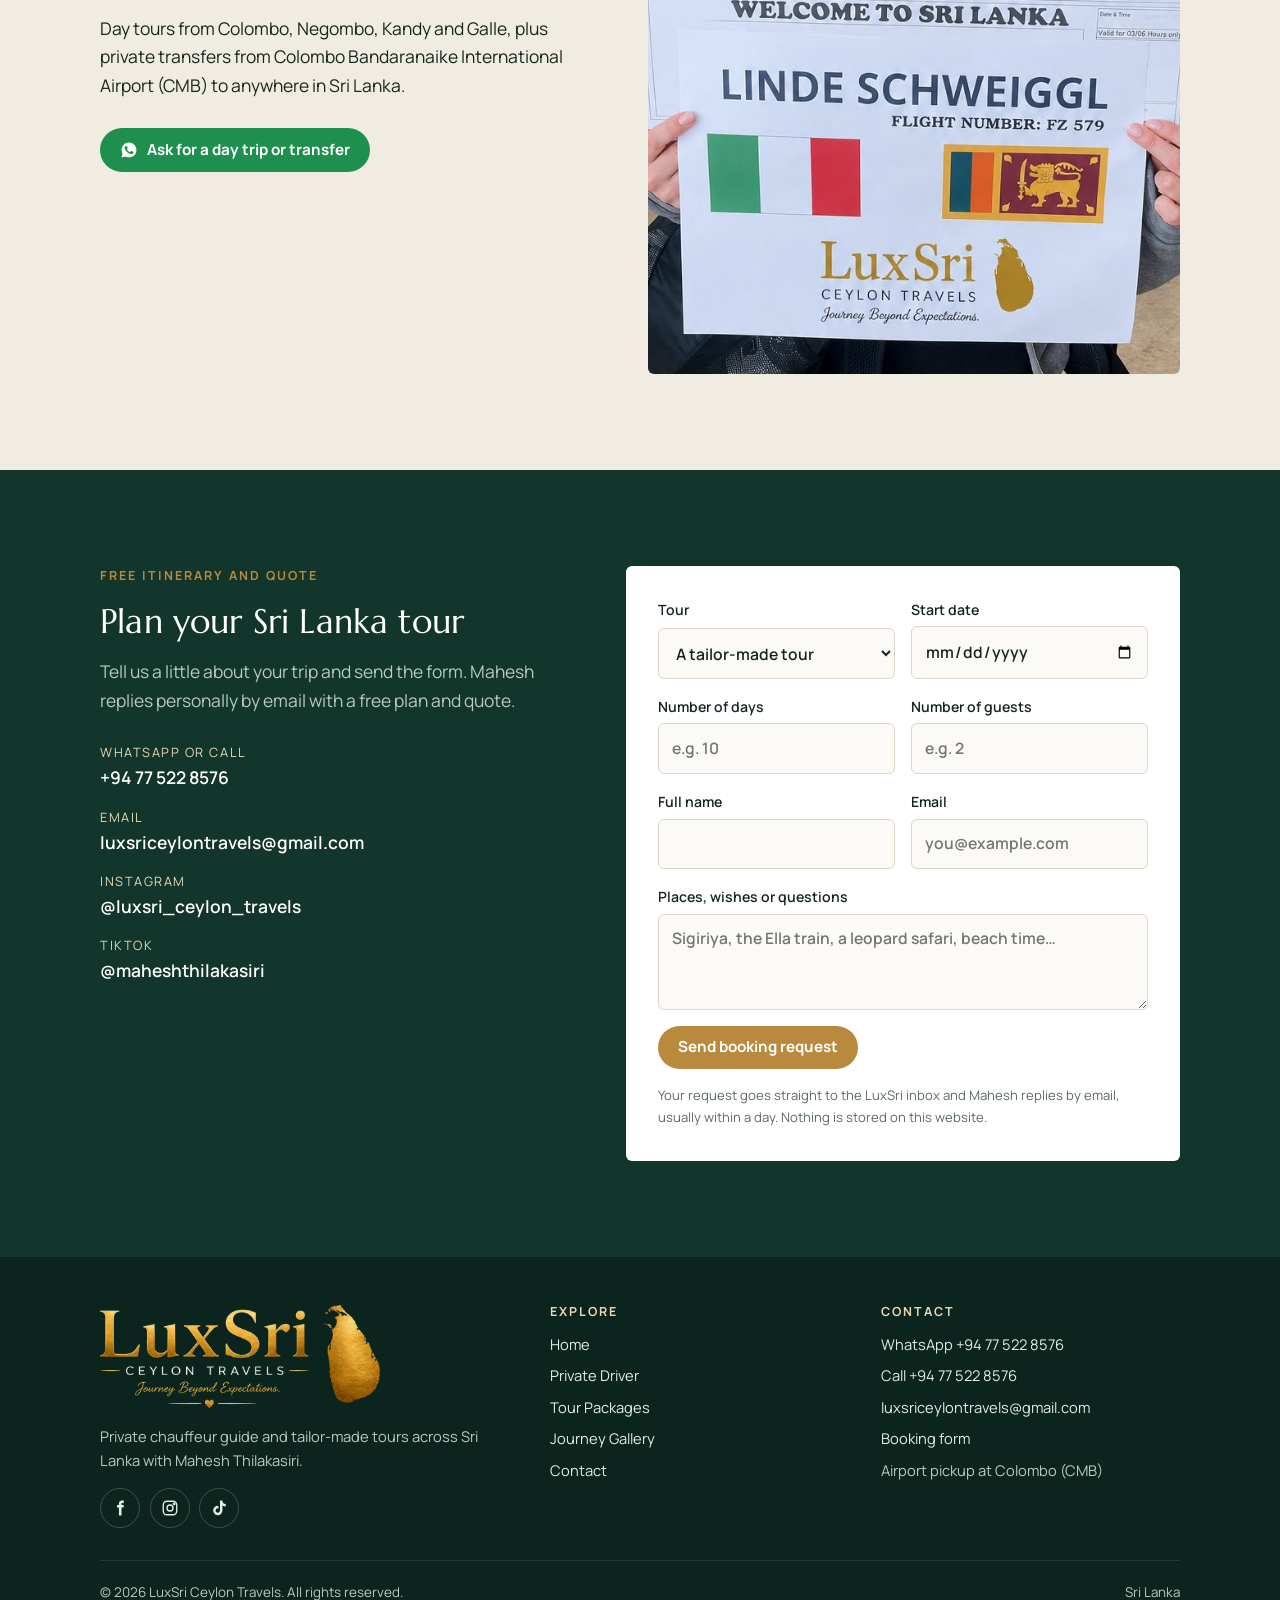
<file: sri-lanka-tour-packages/index.html>
<!doctype html>
<html lang="en">
<head>
<meta charset="utf-8">
<meta name="viewport" content="width=device-width, initial-scale=1, viewport-fit=cover">
<title>Sri Lanka Tour Packages: 7, 8, 10 &amp; 11 Day Itineraries | LuxSri</title>
<meta name="description" content="Sri Lanka tour packages with a private driver: 7-day Culture &amp; Heritage, 8-day Magical Sri Lanka, 10-day Golden Beaches &amp; Wildlife, 11-day Nature &amp; Wildlife, or your own custom tour.">
<link rel="canonical" href="https://www.luxsri.lk/sri-lanka-tour-packages/">
<meta name="theme-color" content="#12352c">
<meta property="og:type" content="website">
<meta property="og:site_name" content="LuxSri Ceylon Travels">
<meta property="og:title" content="Sri Lanka Tour Packages: 7, 8, 10 &amp; 11 Day Itineraries | LuxSri">
<meta property="og:description" content="Sri Lanka tour packages with a private driver: 7-day Culture &amp; Heritage, 8-day Magical Sri Lanka, 10-day Golden Beaches &amp; Wildlife, 11-day Nature &amp; Wildlife, or your own custom tour.">
<meta property="og:url" content="https://www.luxsri.lk/sri-lanka-tour-packages/">
<meta property="og:image" content="https://www.luxsri.lk/assets/img/kumana-leopard.jpg">
<meta name="twitter:card" content="summary_large_image">
<link rel="icon" href="../assets/img/favicon.png" type="image/png">
<link rel="apple-touch-icon" href="../assets/img/apple-touch-icon.png">
<link rel="preconnect" href="https://fonts.googleapis.com">
<link rel="preconnect" href="https://fonts.gstatic.com" crossorigin>
<link rel="stylesheet" href="https://fonts.googleapis.com/css2?family=Allura&family=Marcellus&family=Manrope:wght@300;400;500;600;700&display=swap">
<link rel="stylesheet" href="../assets/site.css">
<script type="application/ld+json">{"@context": "https://schema.org", "@type": "TravelAgency", "@id": "https://www.luxsri.lk/#business", "name": "LuxSri Ceylon Travels", "url": "https://www.luxsri.lk/", "image": "https://www.luxsri.lk/assets/img/sigiriya-guests.jpg", "telephone": "+94775228576", "email": "luxsriceylontravels@gmail.com", "slogan": "Journey Beyond Expectations", "description": "Private English-speaking chauffeur guide and tailor-made Sri Lanka tours with Mahesh Thilakasiri.", "areaServed": {"@type": "Country", "name": "Sri Lanka"}, "address": {"@type": "PostalAddress", "addressCountry": "LK"}, "founder": {"@type": "Person", "name": "Mahesh Thilakasiri"}, "sameAs": ["https://www.facebook.com/profile.php?id=61587585470639", "https://www.instagram.com/luxsri_ceylon_travels/", "https://www.tiktok.com/@maheshthilakasiri"]}</script>
<script type="application/ld+json">{"@context": "https://schema.org", "@type": "TouristTrip", "name": "7 days Culture & Heritage tour", "description": "Sri Lanka's ancient kingdoms with local site guides: Anuradhapura, Polonnaruwa, Sigiriya, Dambulla and Kandy, ending with a Colombo city tour.", "touristType": ["Couples", "Families", "Small groups"], "provider": {"@id": "https://www.luxsri.lk/#business"}}</script>
<script type="application/ld+json">{"@context": "https://schema.org", "@type": "TouristTrip", "name": "8 days Magical Sri Lanka tour", "description": "Negombo's lagoon, Sigiriya, Kandy, the tea country, the hills around Ella and whale watching in Mirissa.", "touristType": ["Couples", "Families", "Small groups"], "provider": {"@id": "https://www.luxsri.lk/#business"}}</script>
<script type="application/ld+json">{"@context": "https://schema.org", "@type": "TouristTrip", "name": "10 days Golden Beaches & Wildlife tour", "description": "The south coast's beaches and whales, a leopard safari in Yala, the hill country by train and the Cultural Triangle.", "touristType": ["Couples", "Families", "Small groups"], "provider": {"@id": "https://www.luxsri.lk/#business"}}</script>
<script type="application/ld+json">{"@context": "https://schema.org", "@type": "TouristTrip", "name": "11 days Nature & Wildlife tour", "description": "Mangroves, whales and crocodiles, elephants in Udawalawe, leopards in Yala, waterfalls, tea trails and Horton Plains.", "touristType": ["Couples", "Families", "Small groups"], "provider": {"@id": "https://www.luxsri.lk/#business"}}</script>
<script type="application/ld+json">{"@context": "https://schema.org", "@type": "TouristTrip", "name": "Your Own Custom Tour", "description": "Tell Mahesh your dates and interests and he plans the whole island around you, at your pace, from a day trip to a full round trip.", "touristType": ["Couples", "Families", "Small groups"], "provider": {"@id": "https://www.luxsri.lk/#business"}}</script>
</head>
<body>
<a class="skip" href="#main">Skip to content</a>
<header class="site-header">
  <div class="wrap">
    <a class="brand" href="../" aria-label="LuxSri Ceylon Travels home"><span class="brand-name"><img class="brand-logo" src="../assets/img/logo-wordmark.png" alt="LuxSri" width="146" height="34"><small>Ceylon Travels</small></span></a>
    <button class="nav-toggle" type="button" aria-expanded="false" aria-controls="nav">Menu</button>
    <nav class="nav" id="nav" aria-label="Main">
      <a href="../">Home</a>
<a href="../private-driver-sri-lanka/">Private Driver</a>
<a href="../sri-lanka-tour-packages/" aria-current="page">Tour Packages</a>
<a href="../luxsri-journey/">Journey Gallery</a>
<a href="../contact/">Contact</a>
      <a class="btn btn-gold btn-sm" href="../contact/">Book your journey</a>
    </nav>
  </div>
</header>
<main id="main">

<section class="page-hero"><div class="wrap">
  <span class="eyebrow">Sri Lanka Tour Packages</span>
  <h1>Tailor-made Sri Lanka tours with a private driver</h1>
  <p class="tagline">Journey Beyond Expectations.</p>
  <p>Every tour is planned around you. These sample itineraries show the most popular routes, and each one can be shortened, extended or combined. All trips include a private English-speaking chauffeur guide, an air-conditioned vehicle and airport pickup and drop-off.</p>
</div></section>
<section class="band">
  <div class="wrap">
    <nav class="tour-jump" id="all-tours" aria-label="Jump to a tour"><span>Jump to a tour</span><a href="#7-day-culture-and-heritage"><b>7 days</b> Culture &amp; Heritage</a><a href="#8-day-magical-sri-lanka"><b>8 days</b> Magical Sri Lanka</a><a href="#10-day-golden-beaches-and-wildlife"><b>10 days</b> Golden Beaches &amp; Wildlife</a><a href="#11-day-nature-and-wildlife"><b>11 days</b> Nature &amp; Wildlife</a><a href="#custom-tour"><b>Any length</b> Your Own Custom Tour</a></nav>
    <div class="itins">
<article class="itin" id="7-day-culture-and-heritage">
  <div class="meta">
    <div class="img"><img src="../assets/img/ruwanweli-maha-seya.jpg" alt="" loading="lazy" width="900" height="600"></div>
    <span class="eyebrow">7 days · 6 nights</span>
    <h2>Culture &amp; Heritage</h2>
    <p class="muted">Sri Lanka's ancient kingdoms with local site guides: Anuradhapura, Polonnaruwa, Sigiriya, Dambulla and Kandy, ending with a Colombo city tour.</p>
    <div><a class="btn btn-wa btn-sm" href="https://wa.me/94775228576?text=Hi%20Mahesh%2C%20I%27m%20interested%20in%20the%207%20days%20Culture%20%26%20Heritage%20tour." target="_blank" rel="noopener"><svg viewBox="0 0 24 24" fill="currentColor" aria-hidden="true"><path d="M12.04 2C6.58 2 2.13 6.45 2.13 11.91c0 1.75.46 3.45 1.32 4.95L2.05 22l5.25-1.38a9.9 9.9 0 0 0 4.74 1.21h.01c5.46 0 9.91-4.45 9.91-9.91A9.85 9.85 0 0 0 12.04 2zm5.8 14.08c-.24.68-1.43 1.32-1.97 1.37-.5.05-1.13.07-1.83-.11-.42-.13-.96-.31-1.65-.61-2.9-1.25-4.8-4.18-4.94-4.37-.14-.19-1.18-1.57-1.18-3s.75-2.13 1.02-2.42c.26-.29.58-.36.77-.36h.55c.18 0 .42-.07.65.5.24.58.82 2 .89 2.15.07.14.12.31.02.5-.1.19-.14.31-.29.48-.14.17-.3.37-.43.5-.14.14-.29.3-.13.59.17.29.74 1.22 1.58 1.97 1.09.97 2 1.27 2.29 1.41.29.14.46.12.62-.07.17-.19.72-.84.91-1.13.19-.29.38-.24.65-.14.26.1 1.68.79 1.97.94.29.14.48.22.55.34.07.12.07.7-.17 1.38z"/></svg>Ask about this tour</a></div>
  </div>
  <div><ol class="days-list"><li><b>Day 1</b><div><strong class="leg">Airport → Anuradhapura</strong><ul class="stops"><li>Arrival and time to relax</li></ul></div></li><li><b>Day 2</b><div><strong class="leg">Anuradhapura ancient city</strong><ul class="stops"><li>With a local site guide (UNESCO World Heritage)</li><li>Jaya Sri Maha Bodhi</li><li>Ruwanweli Maha Seya</li><li>Isurumuniya Temple</li><li>Kuttam Pokuna (the twin ponds)</li><li>Abhayagiri Stupa</li><li>Samadhi Buddha statue</li></ul></div></li><li><b>Day 3</b><div><strong class="leg">Anuradhapura → Polonnaruwa → Sigiriya</strong><ul class="stops"><li>Polonnaruwa with a local site guide (UNESCO World Heritage)</li><li>Archaeological Museum</li><li>Potgul Vehera</li><li>Royal Palace</li><li>Polonnaruwa Vatadage</li><li>Shiva Devale</li><li>Rankoth Vehera</li><li>Manik Vehera</li><li>Kiri Vehera</li><li>Lankatilaka Image House</li><li>Gal Vihara</li></ul></div></li><li><b>Day 4</b><div><strong class="leg">Sigiriya</strong><ul class="stops"><li>Sigiriya Lion Rock (UNESCO World Heritage)</li><li>Pidurangala Rock</li><li>Sri Lankan Ayurveda wellness treatment</li><li>Minneriya elephant safari</li></ul></div></li><li><b>Day 5</b><div><strong class="leg">Sigiriya → Kandy</strong><ul class="stops"><li>Dambulla Dedicated Economic Centre (the island&#x27;s biggest fruit and vegetable market)</li><li>Dambulla Cave Temple (UNESCO World Heritage)</li><li>Ranweli Spice Garden</li><li>Kandyan cultural dance show at the Kandy Lake Club</li></ul></div></li><li><b>Day 6</b><div><strong class="leg">Kandy → Colombo</strong><ul class="stops"><li>Temple of the Sacred Tooth Relic (UNESCO World Heritage)</li><li>Natural gems and gemmological museum</li><li>Kandy Lake</li><li>Royal Botanical Gardens, Peradeniya</li></ul></div></li><li><b>Day 7</b><div><strong class="leg">Colombo → Airport</strong><ul class="stops"><li>Independence Square</li><li>Colombo National Museum</li><li>Gangaramaya Temple</li><li>Cricket museum</li><li>Red Mosque (Jami Ul-Alfar)</li><li>Transfer to the airport</li></ul></div></li></ol><p class="itin-top"><a href="#all-tours">↑ All tours</a></p></div>
</article>
<article class="itin" id="8-day-magical-sri-lanka">
  <div class="meta">
    <div class="img"><img src="../assets/img/sigiriya-guests.jpg" alt="" loading="lazy" width="900" height="600"></div>
    <span class="eyebrow">8 days · 7 nights</span>
    <h2>Magical Sri Lanka</h2>
    <p class="muted">Negombo's lagoon, Sigiriya, Kandy, the tea country, the hills around Ella and whale watching in Mirissa.</p>
    <div><a class="btn btn-wa btn-sm" href="https://wa.me/94775228576?text=Hi%20Mahesh%2C%20I%27m%20interested%20in%20the%208%20days%20Magical%20Sri%20Lanka%20tour." target="_blank" rel="noopener"><svg viewBox="0 0 24 24" fill="currentColor" aria-hidden="true"><path d="M12.04 2C6.58 2 2.13 6.45 2.13 11.91c0 1.75.46 3.45 1.32 4.95L2.05 22l5.25-1.38a9.9 9.9 0 0 0 4.74 1.21h.01c5.46 0 9.91-4.45 9.91-9.91A9.85 9.85 0 0 0 12.04 2zm5.8 14.08c-.24.68-1.43 1.32-1.97 1.37-.5.05-1.13.07-1.83-.11-.42-.13-.96-.31-1.65-.61-2.9-1.25-4.8-4.18-4.94-4.37-.14-.19-1.18-1.57-1.18-3s.75-2.13 1.02-2.42c.26-.29.58-.36.77-.36h.55c.18 0 .42-.07.65.5.24.58.82 2 .89 2.15.07.14.12.31.02.5-.1.19-.14.31-.29.48-.14.17-.3.37-.43.5-.14.14-.29.3-.13.59.17.29.74 1.22 1.58 1.97 1.09.97 2 1.27 2.29 1.41.29.14.46.12.62-.07.17-.19.72-.84.91-1.13.19-.29.38-.24.65-.14.26.1 1.68.79 1.97.94.29.14.48.22.55.34.07.12.07.7-.17 1.38z"/></svg>Ask about this tour</a></div>
  </div>
  <div><ol class="days-list"><li><b>Day 1</b><div><strong class="leg">Airport → Negombo</strong><ul class="stops"><li>Arrival and time to relax</li></ul></div></li><li><b>Day 2</b><div><strong class="leg">Negombo → Sigiriya</strong><ul class="stops"><li>Morning visit to the fish market</li><li>Negombo lagoon boat tour</li><li>Hiriwadunna village tour</li></ul></div></li><li><b>Day 3</b><div><strong class="leg">Sigiriya</strong><ul class="stops"><li>Sigiriya Lion Rock (UNESCO World Heritage)</li><li>Pidurangala Rock</li><li>Sri Lankan Ayurveda wellness treatment</li><li>Minneriya elephant safari</li></ul></div></li><li><b>Day 4</b><div><strong class="leg">Sigiriya → Kandy</strong><ul class="stops"><li>Dambulla Dedicated Economic Centre</li><li>Dambulla Cave Temple (UNESCO World Heritage)</li><li>Ranweli Spice Garden</li><li>Kandyan cultural dance show at the Kandy Lake Club</li></ul></div></li><li><b>Day 5</b><div><strong class="leg">Kandy</strong><ul class="stops"><li>Temple of the Sacred Tooth Relic (UNESCO World Heritage)</li><li>Udawattakele Forest Reserve</li><li>Kandy Market Hall</li><li>Natural gems and gemmological museum</li><li>Kandy War Cemetery</li><li>Royal Botanical Gardens, Peradeniya</li><li>Kandy viewpoint</li><li>Kandy Lake</li></ul></div></li><li><b>Day 6</b><div><strong class="leg">Kandy → Nuwara Eliya → Ella</strong><ul class="stops"><li>Tea factory and tea plantation</li><li>Ramboda Falls</li><li>Nuwara Eliya town</li><li>Gregory Lake</li><li>Nanu Oya railway station</li></ul></div></li><li><b>Day 7</b><div><strong class="leg">Ella → Mirissa</strong><ul class="stops"><li>Little Adam&#x27;s Peak viewpoint</li><li>Nine Arches Bridge</li><li>Ravana Falls</li><li>Evening on Mirissa beach</li></ul></div></li><li><b>Day 8</b><div><strong class="leg">Mirissa → Airport</strong><ul class="stops"><li>Whale watching in Mirissa</li><li>Time to relax</li><li>Transfer to the airport</li></ul></div></li></ol><p class="itin-top"><a href="#all-tours">↑ All tours</a></p></div>
</article>
<article class="itin" id="10-day-golden-beaches-and-wildlife">
  <div class="meta">
    <div class="img"><img src="../assets/img/kumana-leopard.jpg" alt="" loading="lazy" width="900" height="600"></div>
    <span class="eyebrow">10 days · 9 nights</span>
    <h2>Golden Beaches &amp; Wildlife</h2>
    <p class="muted">The south coast's beaches and whales, a leopard safari in Yala, the hill country by train and the Cultural Triangle.</p>
    <div><a class="btn btn-wa btn-sm" href="https://wa.me/94775228576?text=Hi%20Mahesh%2C%20I%27m%20interested%20in%20the%2010%20days%20Golden%20Beaches%20%26%20Wildlife%20tour." target="_blank" rel="noopener"><svg viewBox="0 0 24 24" fill="currentColor" aria-hidden="true"><path d="M12.04 2C6.58 2 2.13 6.45 2.13 11.91c0 1.75.46 3.45 1.32 4.95L2.05 22l5.25-1.38a9.9 9.9 0 0 0 4.74 1.21h.01c5.46 0 9.91-4.45 9.91-9.91A9.85 9.85 0 0 0 12.04 2zm5.8 14.08c-.24.68-1.43 1.32-1.97 1.37-.5.05-1.13.07-1.83-.11-.42-.13-.96-.31-1.65-.61-2.9-1.25-4.8-4.18-4.94-4.37-.14-.19-1.18-1.57-1.18-3s.75-2.13 1.02-2.42c.26-.29.58-.36.77-.36h.55c.18 0 .42-.07.65.5.24.58.82 2 .89 2.15.07.14.12.31.02.5-.1.19-.14.31-.29.48-.14.17-.3.37-.43.5-.14.14-.29.3-.13.59.17.29.74 1.22 1.58 1.97 1.09.97 2 1.27 2.29 1.41.29.14.46.12.62-.07.17-.19.72-.84.91-1.13.19-.29.38-.24.65-.14.26.1 1.68.79 1.97.94.29.14.48.22.55.34.07.12.07.7-.17 1.38z"/></svg>Ask about this tour</a></div>
  </div>
  <div><ol class="days-list"><li><b>Day 1</b><div><strong class="leg">Airport → Negombo</strong><ul class="stops"><li>Negombo fish market</li></ul></div></li><li><b>Day 2</b><div><strong class="leg">Negombo → Mirissa via Galle</strong><ul class="stops"><li>Mangrove boat safari</li><li>Turtle hatchery</li><li>Galle Fort (UNESCO World Heritage)</li></ul></div></li><li><b>Day 3</b><div><strong class="leg">Mirissa</strong><ul class="stops"><li>Thalpe rope swing</li><li>Water sports</li><li>Whale watching</li><li>Sunset at Coconut Tree Hill</li></ul></div></li><li><b>Day 4</b><div><strong class="leg">Mirissa</strong><ul class="stops"><li>A relaxed beach day at Hiriketiya</li></ul></div></li><li><b>Day 5</b><div><strong class="leg">Mirissa → Yala</strong><ul class="stops"><li>Leopard trail safari in Yala National Park</li></ul></div></li><li><b>Day 6</b><div><strong class="leg">Yala → Ella</strong><ul class="stops"><li>Little Adam&#x27;s Peak viewpoint</li><li>Ravana Falls</li><li>Authentic Sri Lankan cooking lesson</li></ul></div></li><li><b>Day 7</b><div><strong class="leg">Ella → Nuwara Eliya → Kandy</strong><ul class="stops"><li>Nine Arches Bridge and the scenic train from Ella to Nanu Oya</li><li>Nuwara Eliya town</li><li>Gregory Lake</li><li>Tea factory and tea plantation</li><li>Ramboda Falls</li></ul></div></li><li><b>Day 8</b><div><strong class="leg">Kandy → Sigiriya</strong><ul class="stops"><li>Temple of the Sacred Tooth Relic (UNESCO World Heritage)</li><li>Dambulla Cave Temple (UNESCO World Heritage)</li></ul></div></li><li><b>Day 9</b><div><strong class="leg">Sigiriya</strong><ul class="stops"><li>Sigiriya Lion Rock (UNESCO World Heritage)</li><li>Sri Lankan Ayurveda wellness treatment</li><li>Minneriya elephant safari</li></ul></div></li><li><b>Day 10</b><div><strong class="leg">Sigiriya → Airport</strong><ul class="stops"><li>Time to relax</li><li>Transfer to the airport</li></ul></div></li></ol><p class="itin-top"><a href="#all-tours">↑ All tours</a></p></div>
</article>
<article class="itin" id="11-day-nature-and-wildlife">
  <div class="meta">
    <div class="img"><img src="../assets/img/lake-boat-safari.jpg" alt="" loading="lazy" width="900" height="600"></div>
    <span class="eyebrow">11 days · 10 nights</span>
    <h2>Nature &amp; Wildlife</h2>
    <p class="muted">Mangroves, whales and crocodiles, elephants in Udawalawe, leopards in Yala, waterfalls, tea trails and Horton Plains.</p>
    <div><a class="btn btn-wa btn-sm" href="https://wa.me/94775228576?text=Hi%20Mahesh%2C%20I%27m%20interested%20in%20the%2011%20days%20Nature%20%26%20Wildlife%20tour." target="_blank" rel="noopener"><svg viewBox="0 0 24 24" fill="currentColor" aria-hidden="true"><path d="M12.04 2C6.58 2 2.13 6.45 2.13 11.91c0 1.75.46 3.45 1.32 4.95L2.05 22l5.25-1.38a9.9 9.9 0 0 0 4.74 1.21h.01c5.46 0 9.91-4.45 9.91-9.91A9.85 9.85 0 0 0 12.04 2zm5.8 14.08c-.24.68-1.43 1.32-1.97 1.37-.5.05-1.13.07-1.83-.11-.42-.13-.96-.31-1.65-.61-2.9-1.25-4.8-4.18-4.94-4.37-.14-.19-1.18-1.57-1.18-3s.75-2.13 1.02-2.42c.26-.29.58-.36.77-.36h.55c.18 0 .42-.07.65.5.24.58.82 2 .89 2.15.07.14.12.31.02.5-.1.19-.14.31-.29.48-.14.17-.3.37-.43.5-.14.14-.29.3-.13.59.17.29.74 1.22 1.58 1.97 1.09.97 2 1.27 2.29 1.41.29.14.46.12.62-.07.17-.19.72-.84.91-1.13.19-.29.38-.24.65-.14.26.1 1.68.79 1.97.94.29.14.48.22.55.34.07.12.07.7-.17 1.38z"/></svg>Ask about this tour</a></div>
  </div>
  <div><ol class="days-list"><li><b>Day 1</b><div><strong class="leg">Airport → Bentota</strong><ul class="stops"><li>Arrival and time to relax</li></ul></div></li><li><b>Day 2</b><div><strong class="leg">Bentota → Mirissa</strong><ul class="stops"><li>Mangrove boat tour</li><li>Turtle hatchery</li><li>Galle Fort (UNESCO World Heritage)</li></ul></div></li><li><b>Day 3</b><div><strong class="leg">Mirissa</strong><ul class="stops"><li>Whale watching</li><li>Crocodile watching</li></ul></div></li><li><b>Day 4</b><div><strong class="leg">Mirissa and Hiriketiya</strong><ul class="stops"><li>Beach time at Hiriketiya</li><li>Surfing</li><li>Sunset at Coconut Tree Hill</li></ul></div></li><li><b>Day 5</b><div><strong class="leg">Mirissa → Yala</strong><ul class="stops"><li>Safari in Yala National Park</li></ul></div></li><li><b>Day 6</b><div><strong class="leg">Yala</strong><ul class="stops"><li>Elephant safari in Udawalawe National Park</li><li>Udawalawe Elephant Transit Home (orphaned elephants)</li></ul></div></li><li><b>Day 7</b><div><strong class="leg">Yala → Ella</strong><ul class="stops"><li>Ravana Falls</li><li>Ravana Cave</li></ul></div></li><li><b>Day 8</b><div><strong class="leg">Ella → Nuwara Eliya</strong><ul class="stops"><li>Little Adam&#x27;s Peak</li><li>Scenic train from Ella to Nanu Oya</li><li>Gregory Lake</li><li>Around Nuwara Eliya</li></ul></div></li><li><b>Day 9</b><div><strong class="leg">Nuwara Eliya</strong><ul class="stops"><li>Lover&#x27;s Leap</li><li>Tea factory tour</li><li>A walk on the Pekoe Trail</li></ul></div></li><li><b>Day 10</b><div><strong class="leg">Nuwara Eliya → Colombo</strong><ul class="stops"><li>Horton Plains National Park</li></ul></div></li><li><b>Day 11</b><div><strong class="leg">Colombo → Airport</strong><ul class="stops"><li>Time to relax</li><li>Transfer to the airport</li></ul></div></li></ol><p class="itin-top"><a href="#all-tours">↑ All tours</a></p></div>
</article>
<article class="itin" id="custom-tour">
  <div class="meta">
    <div class="img"><img src="../assets/img/pedlar-street.jpg" alt="" loading="lazy" width="900" height="600"></div>
    <span class="eyebrow">Any length</span>
    <h2>Your Own Custom Tour</h2>
    <p class="muted">Tell Mahesh your dates and interests and he plans the whole island around you, at your pace, from a day trip to a full round trip.</p>
    <div><a class="btn btn-wa btn-sm" href="https://wa.me/94775228576?text=Hi%20Mahesh%2C%20I%27d%20like%20a%20custom%20Sri%20Lanka%20tour." target="_blank" rel="noopener"><svg viewBox="0 0 24 24" fill="currentColor" aria-hidden="true"><path d="M12.04 2C6.58 2 2.13 6.45 2.13 11.91c0 1.75.46 3.45 1.32 4.95L2.05 22l5.25-1.38a9.9 9.9 0 0 0 4.74 1.21h.01c5.46 0 9.91-4.45 9.91-9.91A9.85 9.85 0 0 0 12.04 2zm5.8 14.08c-.24.68-1.43 1.32-1.97 1.37-.5.05-1.13.07-1.83-.11-.42-.13-.96-.31-1.65-.61-2.9-1.25-4.8-4.18-4.94-4.37-.14-.19-1.18-1.57-1.18-3s.75-2.13 1.02-2.42c.26-.29.58-.36.77-.36h.55c.18 0 .42-.07.65.5.24.58.82 2 .89 2.15.07.14.12.31.02.5-.1.19-.14.31-.29.48-.14.17-.3.37-.43.5-.14.14-.29.3-.13.59.17.29.74 1.22 1.58 1.97 1.09.97 2 1.27 2.29 1.41.29.14.46.12.62-.07.17-.19.72-.84.91-1.13.19-.29.38-.24.65-.14.26.1 1.68.79 1.97.94.29.14.48.22.55.34.07.12.07.7-.17 1.38z"/></svg>Ask about this tour</a></div>
  </div>
  <div><p class="tagline tagline-dark">Every journey, planned around you.</p><p class="muted" style="margin-bottom:1rem">Choose the places you love and the pace you like. Mahesh plans the route day by day with you, and it can change along the way. Popular stops include:</p><ul class="route"><li>Anuradhapura</li><li>Polonnaruwa</li><li>Sigiriya</li><li>Dambulla</li><li>Kandy</li><li>Nuwara Eliya</li><li>Ella</li><li>Yala or Kumana safari</li><li>Udawalawe</li><li>South coast beaches</li><li>Galle Fort</li><li>Colombo</li></ul><p class="itin-top"><a href="#all-tours">↑ All tours</a></p></div>
</article></div>
  </div>
</section>
<section class="band band-sand">
  <div class="wrap split">
    <div class="stack-lg">
      <div class="stack"><span class="eyebrow">Shorter trips</span><h2>Day trips and airport transfers</h2></div>
      <p class="narrow">Day tours from Colombo, Negombo, Kandy and Galle, plus private transfers from Colombo Bandaranaike International Airport (CMB) to anywhere in Sri Lanka.</p>
      <div><a class="btn btn-wa" href="https://wa.me/94775228576?text=Hi%20Mahesh%2C%20I%20would%20like%20a%20day%20trip%20/%20airport%20transfer." target="_blank" rel="noopener"><svg viewBox="0 0 24 24" fill="currentColor" aria-hidden="true"><path d="M12.04 2C6.58 2 2.13 6.45 2.13 11.91c0 1.75.46 3.45 1.32 4.95L2.05 22l5.25-1.38a9.9 9.9 0 0 0 4.74 1.21h.01c5.46 0 9.91-4.45 9.91-9.91A9.85 9.85 0 0 0 12.04 2zm5.8 14.08c-.24.68-1.43 1.32-1.97 1.37-.5.05-1.13.07-1.83-.11-.42-.13-.96-.31-1.65-.61-2.9-1.25-4.8-4.18-4.94-4.37-.14-.19-1.18-1.57-1.18-3s.75-2.13 1.02-2.42c.26-.29.58-.36.77-.36h.55c.18 0 .42-.07.65.5.24.58.82 2 .89 2.15.07.14.12.31.02.5-.1.19-.14.31-.29.48-.14.17-.3.37-.43.5-.14.14-.29.3-.13.59.17.29.74 1.22 1.58 1.97 1.09.97 2 1.27 2.29 1.41.29.14.46.12.62-.07.17-.19.72-.84.91-1.13.19-.29.38-.24.65-.14.26.1 1.68.79 1.97.94.29.14.48.22.55.34.07.12.07.7-.17 1.38z"/></svg>Ask for a day trip or transfer</a></div>
    </div>
    <div class="photo"><img src="../assets/img/airport-welcome.jpg" alt="Traveller arriving in Sri Lanka met with a welcome sign for her private chauffeur tour" loading="lazy" width="1024" height="1280"></div>
  </div>
</section>

<section class="band band-forest" id="plan">
  <div class="wrap enquire">
    <div class="stack-lg" data-reveal>
      <div class="stack">
        <span class="eyebrow">Free itinerary and quote</span>
        <h2>Plan your Sri Lanka tour</h2>
        <p class="muted">Tell us a little about your trip and send the form. Mahesh replies personally by email with a free plan and quote.</p>
      </div>
      <ul class="contact-list">
        <li><span>WhatsApp or call</span><a href="https://wa.me/94775228576?text=Hi%20Mahesh%2C%20I%27d%20like%20to%20plan%20a%20Sri%20Lanka%20trip." target="_blank" rel="noopener">+94 77 522 8576</a></li>
        <li><span>Email</span><a href="mailto:luxsriceylontravels@gmail.com">luxsriceylontravels@gmail.com</a></li>
        <li><span>Instagram</span><a href="https://www.instagram.com/luxsri_ceylon_travels/" target="_blank" rel="noopener">@luxsri_ceylon_travels</a></li>
        <li><span>TikTok</span><a href="https://www.tiktok.com/@maheshthilakasiri" target="_blank" rel="noopener">@maheshthilakasiri</a></li>
      </ul>
    </div>
    
    <form class="form" id="enquiry" data-wa="94775228576" data-key="24b297ab-ec9e-496e-abef-1b3d50e5570d" data-email="luxsriceylontravels@gmail.com" novalidate>
      
      <div class="row">
        <label for="f-trip">Tour<select id="f-trip" name="trip"><option>A tailor-made tour</option><option>7-Day Culture &amp; Heritage</option><option>8-Day Magical Sri Lanka</option><option>10-Day Golden Beaches &amp; Wildlife</option><option>11-Day Nature &amp; Wildlife</option><option>Day trip</option><option>Airport transfer</option></select></label>
        <label for="f-arrive">Start date<input id="f-arrive" name="arrive" type="date"></label>
      </div>
      <div class="row">
        <label for="f-days">Number of days<input id="f-days" name="days" type="number" min="1" max="60" placeholder="e.g. 10"></label>
        <label for="f-group">Number of guests<input id="f-group" name="group" type="number" min="1" max="20" placeholder="e.g. 2"></label>
      </div>
      
      <div class="row">
        <label for="f-name">Full name<input id="f-name" name="name" autocomplete="name" required></label>
        <label for="f-email">Email<input id="f-email" name="email" type="email" autocomplete="email" placeholder="you@example.com"></label>
      </div>
      <label for="f-msg">Places, wishes or questions<textarea id="f-msg" name="msg" placeholder="Sigiriya, the Ella train, a leopard safari, beach time…"></textarea></label>
      
      <label class="hp" aria-hidden="true">Leave this empty<input name="botcheck" tabindex="-1" autocomplete="off"></label>
      <div class="send">
        <button class="btn btn-gold" type="submit" value="email">Send booking request</button>
      </div>
      <p class="form-status" role="status" aria-live="polite" hidden></p>
      <p class="note">Your request goes straight to the LuxSri inbox and Mahesh replies by email, usually within a day. Nothing is stored on this website.</p>
    </form>
  </div>
</section>

</main>
<footer class="site-footer">
  <div class="wrap">
    <div class="foot-grid">
      <div class="stack">
        <a class="foot-logo" href="../" aria-label="LuxSri Ceylon Travels home"><img src="../assets/img/logo-full.png" alt="LuxSri Ceylon Travels. Journey Beyond Expectations." width="280" height="103" loading="lazy"></a>
        <p>Private chauffeur guide and tailor-made tours across Sri Lanka with Mahesh Thilakasiri.</p>
        <div class="socials">
          <a href="https://www.facebook.com/profile.php?id=61587585470639" target="_blank" rel="noopener" aria-label="Facebook"><svg viewBox="0 0 24 24" fill="currentColor" aria-hidden="true"><path d="M14 8V6.5c0-.7.2-1.2 1.2-1.2H17V2.1A22 22 0 0 0 14.6 2C12.2 2 10.6 3.4 10.6 6.1V8H8v3.4h2.6V22H14V11.4h2.7L17.1 8z"/></svg></a>
          <a href="https://www.instagram.com/luxsri_ceylon_travels/" target="_blank" rel="noopener" aria-label="Instagram"><svg viewBox="0 0 24 24" fill="none" stroke="currentColor" stroke-width="1.8" aria-hidden="true"><rect x="3" y="3" width="18" height="18" rx="5"/><circle cx="12" cy="12" r="4"/><circle cx="17.5" cy="6.5" r="1" fill="currentColor"/></svg></a>
          <a href="https://www.tiktok.com/@maheshthilakasiri" target="_blank" rel="noopener" aria-label="TikTok"><svg viewBox="0 0 24 24" fill="currentColor" aria-hidden="true"><path d="M16.6 2h-3.3v13.4a2.9 2.9 0 1 1-2-2.8V9.2a6.2 6.2 0 1 0 5.3 6.2V8.6a7.9 7.9 0 0 0 4.4 1.4V6.7a4.5 4.5 0 0 1-4.4-4.7z"/></svg></a>
        </div>
      </div>
      <div>
        <h3>Explore</h3>
        <ul><li><a href="../">Home</a></li><li><a href="../private-driver-sri-lanka/">Private Driver</a></li><li><a href="../sri-lanka-tour-packages/">Tour Packages</a></li><li><a href="../luxsri-journey/">Journey Gallery</a></li><li><a href="../contact/">Contact</a></li></ul>
      </div>
      <div>
        <h3>Contact</h3>
        <ul>
          <li><a href="https://wa.me/94775228576?text=Hi%20Mahesh%2C%20I%27d%20like%20to%20plan%20a%20Sri%20Lanka%20trip." target="_blank" rel="noopener">WhatsApp +94 77 522 8576</a></li>
          <li><a href="tel:+94775228576">Call +94 77 522 8576</a></li>
          <li><a href="mailto:luxsriceylontravels@gmail.com">luxsriceylontravels@gmail.com</a></li>
          <li><a href="../contact/">Booking form</a></li>
          <li>Airport pickup at Colombo (CMB)</li>
        </ul>
      </div>
    </div>
    <div class="legal"><span>© <span data-year>2026</span> LuxSri Ceylon Travels. All rights reserved.</span><span>Sri Lanka</span></div>
  </div>
</footer>
<a class="wa-float" href="https://wa.me/94775228576?text=Hi%20Mahesh%2C%20I%27d%20like%20to%20plan%20a%20Sri%20Lanka%20trip." target="_blank" rel="noopener" aria-label="Chat with Mahesh on WhatsApp"><svg viewBox="0 0 24 24" fill="currentColor" aria-hidden="true"><path d="M12.04 2C6.58 2 2.13 6.45 2.13 11.91c0 1.75.46 3.45 1.32 4.95L2.05 22l5.25-1.38a9.9 9.9 0 0 0 4.74 1.21h.01c5.46 0 9.91-4.45 9.91-9.91A9.85 9.85 0 0 0 12.04 2zm5.8 14.08c-.24.68-1.43 1.32-1.97 1.37-.5.05-1.13.07-1.83-.11-.42-.13-.96-.31-1.65-.61-2.9-1.25-4.8-4.18-4.94-4.37-.14-.19-1.18-1.57-1.18-3s.75-2.13 1.02-2.42c.26-.29.58-.36.77-.36h.55c.18 0 .42-.07.65.5.24.58.82 2 .89 2.15.07.14.12.31.02.5-.1.19-.14.31-.29.48-.14.17-.3.37-.43.5-.14.14-.29.3-.13.59.17.29.74 1.22 1.58 1.97 1.09.97 2 1.27 2.29 1.41.29.14.46.12.62-.07.17-.19.72-.84.91-1.13.19-.29.38-.24.65-.14.26.1 1.68.79 1.97.94.29.14.48.22.55.34.07.12.07.7-.17 1.38z"/></svg><span class="wa-label">Chat with Mahesh</span></a>
<script src="../assets/site.js" defer></script>
</body>
</html>
</file>
<file: assets/site.css>
/* LuxSri Ceylon Travels
   Layout: full-bleed photo hero, then alternating ivory / deep-green bands with a narrow reading column. */
:root {
  --ink: #17251f;          /* body text */
  --forest: #12352c;       /* brand deep green (bands, header) */
  --forest-2: #1d4a3d;
  --gold: #b98a3e;         /* temple gold accent */
  --gold-soft: #e9d7b4;
  --paper: #fbfaf6;        /* page ground */
  --sand: #f1ece1;         /* alternate band */
  --muted: #5b6b63;
  --line: #ddd6c6;
  --wa: #1f8f4e;           /* WhatsApp button */
  --font-display: "Marcellus", "Cormorant Garamond", Georgia, serif;
  --font-body: "Manrope", "Segoe UI", system-ui, -apple-system, sans-serif;
  --step-0: clamp(1rem, 0.96rem + 0.2vw, 1.09rem);
  --step-1: clamp(1.2rem, 1.1rem + 0.5vw, 1.45rem);
  --step-2: clamp(1.5rem, 1.3rem + 1vw, 2.1rem);
  --step-3: clamp(2rem, 1.6rem + 2vw, 3.2rem);
  --radius: 6px;
  --wrap: 1120px;
}
*, *::before, *::after { box-sizing: border-box; }
html { scroll-behavior: smooth; }
@media (prefers-reduced-motion: reduce) { html { scroll-behavior: auto; } * { transition: none !important; animation: none !important; } }
body { margin: 0; background: var(--paper); color: var(--ink); font-family: var(--font-body); font-size: var(--step-0); line-height: 1.65; -webkit-font-smoothing: antialiased; }
img { max-width: 100%; height: auto; display: block; }
a { color: var(--forest-2); text-underline-offset: 3px; }
a:focus-visible, button:focus-visible, input:focus-visible, select:focus-visible, textarea:focus-visible { outline: 3px solid var(--gold); outline-offset: 2px; }
h1, h2, h3 { font-family: var(--font-display); font-weight: 400; line-height: 1.15; text-wrap: balance; margin: 0; letter-spacing: 0.005em; }
h1 { font-size: var(--step-3); }
h2 { font-size: var(--step-2); }
h3 { font-size: var(--step-1); }
p { margin: 0; }
.wrap { max-width: var(--wrap); margin-inline: auto; padding-left: max(20px, env(safe-area-inset-left, 0px)); padding-right: max(20px, env(safe-area-inset-right, 0px)); }
.narrow { max-width: 68ch; }
.eyebrow { font-size: 0.78rem; letter-spacing: 0.16em; text-transform: uppercase; color: var(--gold); font-weight: 700; }
.stack { display: grid; gap: 1rem; }
.stack-lg { display: grid; gap: 1.75rem; }
.skip { position: absolute; left: -999px; top: 0; background: var(--gold); color: #fff; padding: .6rem 1rem; z-index: 100; }
.skip:focus { left: 1rem; }

/* Header */
.site-header { position: sticky; top: 0; z-index: 50; background: var(--forest); color: #fff; }
.site-header .wrap { display: flex; align-items: center; justify-content: space-between; gap: 1rem; min-height: 68px; }
.brand { display: flex; align-items: center; gap: .65rem; color: #fff; text-decoration: none; }
.brand svg { width: 36px; height: 36px; flex: none; }
.brand-name { font-family: var(--font-display); font-size: 1.25rem; line-height: 1.05; }
.brand-name small { display: block; font-family: var(--font-body); font-size: .62rem; letter-spacing: .22em; text-transform: uppercase; color: var(--gold-soft); }
.nav { display: flex; align-items: center; gap: 1.5rem; }
.nav a { color: #e7efe9; text-decoration: none; font-size: .93rem; font-weight: 500; }
.nav a:hover, .nav a[aria-current="page"] { color: var(--gold-soft); }
.nav a[aria-current="page"] { box-shadow: inset 0 -2px 0 var(--gold); padding-bottom: 2px; }
.nav-toggle { display: none; background: none; border: 1px solid rgba(255,255,255,.35); color: #fff; border-radius: var(--radius); padding: .45rem .7rem; font: inherit; font-size: .9rem; cursor: pointer; }
@media (max-width: 880px) {
  .nav-toggle { display: inline-block; }
  .nav { display: none; position: absolute; left: 0; right: 0; top: 100%; background: var(--forest); flex-direction: column; align-items: stretch; gap: 0; padding: .5rem max(20px, env(safe-area-inset-left, 0px)) 1.25rem; border-top: 1px solid rgba(255,255,255,.1); }
  .nav.open { display: flex; }
  .nav a { padding: .8rem 0; border-bottom: 1px solid rgba(255,255,255,.08); }
  .nav a[aria-current="page"] { box-shadow: none; }
  .nav .btn { margin-top: .9rem; justify-content: center; }
}

/* Buttons */
.btn { display: inline-flex; align-items: center; gap: .55rem; padding: .8rem 1.25rem; border-radius: 999px; font-weight: 700; font-size: .95rem; text-decoration: none; border: 0; cursor: pointer; font-family: var(--font-body); line-height: 1.2; transition: transform .15s ease, background .15s ease; }
.btn:hover { transform: translateY(-1px); }
.btn svg { width: 18px; height: 18px; flex: none; }
.btn-wa { background: var(--wa); color: #fff; }
.btn-wa:hover { background: #187a42; }
.btn-ghost { background: transparent; color: #fff; box-shadow: inset 0 0 0 1.5px rgba(255,255,255,.7); }
.btn-ghost:hover { background: rgba(255,255,255,.1); }
.btn-gold { background: var(--gold); color: #fff; }
.btn-sm { padding: .55rem 1rem; font-size: .88rem; }
.btn-row { display: flex; flex-wrap: wrap; gap: .75rem; }

/* Hero */
.hero { position: relative; color: #fff; background: var(--forest); overflow: hidden; }
.hero img { position: absolute; inset: 0; width: 100%; height: 100%; object-fit: cover; object-position: center 35%; }
.hero::after { content: ""; position: absolute; inset: 0; background: linear-gradient(90deg, rgba(10,32,26,.88) 0%, rgba(10,32,26,.6) 45%, rgba(10,32,26,.15) 100%); }
.hero .wrap { position: relative; z-index: 1; padding-block: clamp(4.5rem, 12vw, 9rem); }
.hero-copy { max-width: 36rem; display: grid; gap: 1.25rem; }
.hero .eyebrow { color: var(--gold-soft); }
.hero p.lead { font-size: var(--step-1); line-height: 1.5; color: #eef3ef; font-weight: 300; }
.page-hero { background: var(--forest); color: #fff; }
.page-hero .wrap { padding-block: clamp(3rem, 8vw, 5rem); display: grid; gap: 1rem; }
.page-hero p { color: #dbe6df; max-width: 60ch; font-size: var(--step-1); font-weight: 300; line-height: 1.5; }
.page-hero .eyebrow { color: var(--gold-soft); }

/* Trust strip */
.facts { background: var(--sand); border-bottom: 1px solid var(--line); }
.facts ul { list-style: none; margin: 0; padding: 1.25rem 0; display: grid; grid-template-columns: repeat(4, minmax(0, 1fr)); gap: 1rem 1.5rem; }
.facts li { display: flex; gap: .7rem; align-items: flex-start; font-size: .92rem; line-height: 1.4; }
.facts li strong { display: block; font-size: .98rem; }
.facts svg { width: 26px; height: 26px; color: var(--gold); flex: none; margin-top: 2px; }
@media (max-width: 880px) { .facts ul { grid-template-columns: repeat(2, minmax(0, 1fr)); } }
@media (max-width: 460px) { .facts ul { grid-template-columns: 1fr; } }

/* Sections */
section.band { padding-block: clamp(3.5rem, 8vw, 6rem); }
.band-sand { background: var(--sand); }
.band-forest { background: var(--forest); color: #e9f0eb; }
.band-forest h2, .band-forest h3 { color: #fff; }
.band-forest .muted { color: #b9cbc1; }
.muted { color: var(--muted); }
.section-head { display: grid; gap: .75rem; margin-bottom: 2.25rem; max-width: 60ch; }

.split { display: grid; grid-template-columns: minmax(0, 1fr) minmax(0, 1.1fr); gap: clamp(2rem, 5vw, 4rem); align-items: center; }
.split > * { min-width: 0; }
.split .photo { border-radius: var(--radius); overflow: hidden; aspect-ratio: 4 / 5; max-width: 100%; }
.split .photo img { width: 100%; height: 100%; object-fit: cover; }
@media (max-width: 820px) { .split { grid-template-columns: 1fr; } .split .photo { aspect-ratio: 4 / 3; } }
.signature { font-family: var(--font-display); font-size: var(--step-1); color: var(--gold); }

/* Steps (a real sequence) */
.steps { list-style: none; padding: 0; margin: 0; display: grid; grid-template-columns: repeat(3, minmax(0, 1fr)); gap: 1.5rem; counter-reset: step; }
.steps li { counter-increment: step; display: grid; gap: .5rem; padding-top: 1.25rem; border-top: 2px solid var(--gold); }
.steps li::before { content: "Step " counter(step); font-size: .78rem; letter-spacing: .16em; text-transform: uppercase; font-weight: 700; color: var(--gold); }
@media (max-width: 760px) { .steps { grid-template-columns: 1fr; } }

/* Tour cards */
.tours { display: grid; grid-template-columns: repeat(3, minmax(0, 1fr)); gap: 1.5rem; }
.tour { background: #fff; border: 1px solid var(--line); border-radius: var(--radius); overflow: hidden; display: grid; grid-template-rows: auto 1fr; }
.tour .img { aspect-ratio: 3 / 2; overflow: hidden; background: var(--forest-2); }
.tour .img img { width: 100%; height: 100%; object-fit: cover; }
.tour .body { padding: 1.25rem 1.25rem 1.4rem; display: grid; gap: .6rem; align-content: start; }
.tour .days { font-size: .78rem; letter-spacing: .14em; text-transform: uppercase; font-weight: 700; color: var(--gold); }
.tour p { font-size: .95rem; color: var(--muted); }
.tour a.more { font-weight: 700; font-size: .92rem; margin-top: .25rem; }
@media (max-width: 900px) { .tours { grid-template-columns: 1fr; max-width: 560px; } }

/* Destinations */
.places { display: grid; grid-template-columns: repeat(3, minmax(0, 1fr)); gap: 1px; background: rgba(255,255,255,.12); border: 1px solid rgba(255,255,255,.12); border-radius: var(--radius); overflow: hidden; }
.places div { background: var(--forest); padding: 1.25rem 1.3rem; display: grid; gap: .3rem; }
.places strong { font-family: var(--font-display); font-weight: 400; font-size: 1.2rem; color: #fff; }
.places span { font-size: .9rem; color: #b9cbc1; }
@media (max-width: 760px) { .places { grid-template-columns: 1fr 1fr; } }
@media (max-width: 460px) { .places { grid-template-columns: 1fr; } }

/* Gallery */
.gallery { display: grid; grid-template-columns: repeat(3, minmax(0, 1fr)); gap: 1rem; }
.gallery figure { margin: 0; display: grid; gap: .55rem; }
.gallery .frame { aspect-ratio: 4 / 3; overflow: hidden; border-radius: var(--radius); background: var(--sand); }
.gallery img { width: 100%; height: 100%; object-fit: cover; transition: transform .4s ease; }
.gallery figure:hover img { transform: scale(1.03); }
.gallery figcaption { font-size: .92rem; line-height: 1.4; }
.gallery figcaption strong { display: block; font-weight: 600; }
.gallery figcaption span { color: var(--muted); font-size: .85rem; }
.gallery.teaser { grid-template-columns: repeat(4, minmax(0, 1fr)); }
@media (max-width: 900px) { .gallery, .gallery.teaser { grid-template-columns: repeat(2, minmax(0, 1fr)); } }
@media (max-width: 460px) { .gallery, .gallery.teaser { grid-template-columns: 1fr; } }

/* Itineraries */
.itins { display: grid; gap: 2.5rem; }
.itin { display: grid; grid-template-columns: minmax(0, 1fr) minmax(0, 1.5fr); gap: clamp(1.5rem, 4vw, 3rem); padding-bottom: 2.5rem; border-bottom: 1px solid var(--line); }
.itin:last-child { border-bottom: 0; padding-bottom: 0; }
.itin > * { min-width: 0; }
.itin .meta { display: grid; gap: .9rem; align-content: start; }
.itin .meta .img { aspect-ratio: 3 / 2; border-radius: var(--radius); overflow: hidden; background: var(--sand); }
.itin .meta .img img { width: 100%; height: 100%; object-fit: cover; }
.days-list { list-style: none; margin: 0; padding: 0; display: grid; }
.days-list li { display: grid; grid-template-columns: 5.5rem minmax(0, 1fr); gap: 1rem; padding: .8rem 0; border-bottom: 1px dashed var(--line); }
.days-list li:last-child { border-bottom: 0; }
.days-list b { font-size: .8rem; letter-spacing: .1em; text-transform: uppercase; color: var(--gold); padding-top: .15rem; font-variant-numeric: tabular-nums; }
.route { display: flex; flex-wrap: wrap; gap: .5rem; list-style: none; padding: 0; margin: 0; }
.route li { background: var(--sand); border: 1px solid var(--line); border-radius: 999px; padding: .35rem .85rem; font-size: .9rem; }
@media (max-width: 820px) { .itin { grid-template-columns: 1fr; } }

.included { list-style: none; padding: 0; margin: 0; display: grid; grid-template-columns: repeat(2, minmax(0, 1fr)); gap: .9rem 2rem; }
.included li { display: flex; gap: .7rem; align-items: flex-start; }
.included svg { width: 20px; height: 20px; color: var(--gold); flex: none; margin-top: 4px; }
@media (max-width: 700px) { .included { grid-template-columns: 1fr; } }

/* FAQ */
.faq { display: grid; gap: .75rem; max-width: 780px; }
.faq details { background: #fff; border: 1px solid var(--line); border-radius: var(--radius); padding: 0 1.2rem; }
.faq summary { cursor: pointer; padding: 1rem 0; font-weight: 700; list-style: none; display: flex; justify-content: space-between; gap: 1rem; }
.faq summary::-webkit-details-marker { display: none; }
.faq summary::after { content: "+"; color: var(--gold); font-size: 1.3rem; line-height: 1; }
.faq details[open] summary::after { content: "–"; }
.faq details p { padding-bottom: 1.1rem; color: var(--muted); }

/* Enquiry form */
.enquire { display: grid; grid-template-columns: minmax(0, 1fr) minmax(0, 1.2fr); gap: clamp(2rem, 5vw, 4rem); align-items: start; }
.enquire > * { min-width: 0; }
@media (max-width: 860px) { .enquire { grid-template-columns: 1fr; } }
.form { background: #fff; color: var(--ink); border-radius: var(--radius); padding: clamp(1.25rem, 3vw, 2rem); display: grid; gap: 1rem; }
.form .row { display: grid; grid-template-columns: 1fr 1fr; gap: 1rem; }
@media (max-width: 520px) { .form .row { grid-template-columns: 1fr; } }
.form label { display: grid; gap: .35rem; font-size: .88rem; font-weight: 600; }
.form input, .form select, .form textarea { font: inherit; font-size: .98rem; padding: .7rem .8rem; border: 1px solid var(--line); border-radius: var(--radius); background: var(--paper); color: var(--ink); width: 100%; }
.form textarea { min-height: 6rem; resize: vertical; }
.form .note { font-size: .82rem; color: var(--muted); }
.contact-list { list-style: none; padding: 0; margin: 0; display: grid; gap: .9rem; }
.contact-list a { color: #fff; font-weight: 600; text-decoration: none; }
.contact-list a:hover { color: var(--gold-soft); }
.contact-list span { display: block; font-size: .8rem; letter-spacing: .12em; text-transform: uppercase; color: var(--gold-soft); }

/* Footer */
.site-footer { background: #0c241e; color: #b9cbc1; font-size: .92rem; }
.site-footer .wrap { padding-block: 3rem 2rem; display: grid; gap: 2rem; }
.foot-grid { display: grid; grid-template-columns: 1.4fr 1fr 1fr; gap: 2rem; }
@media (max-width: 760px) { .foot-grid { grid-template-columns: 1fr; } }
.site-footer h3 { font-family: var(--font-body); font-size: .78rem; letter-spacing: .16em; text-transform: uppercase; color: var(--gold-soft); font-weight: 700; margin-bottom: .8rem; }
.site-footer ul { list-style: none; margin: 0; padding: 0; display: grid; gap: .45rem; }
.site-footer a { color: #e3ece6; text-decoration: none; }
.site-footer a:hover { color: var(--gold-soft); }
.socials { display: flex; gap: .6rem; }
.socials a { display: inline-grid; place-items: center; width: 40px; height: 40px; border-radius: 50%; border: 1px solid rgba(255,255,255,.2); }
.socials svg { width: 18px; height: 18px; }
.legal { border-top: 1px solid rgba(255,255,255,.1); padding-top: 1.25rem; display: flex; flex-wrap: wrap; justify-content: space-between; gap: .5rem; font-size: .84rem; }

/* Floating WhatsApp */
.wa-float { position: fixed; right: max(18px, env(safe-area-inset-right, 0px)); bottom: max(18px, env(safe-area-inset-bottom, 0px)); z-index: 60; height: 60px; min-width: 60px; padding: 0 15px; border-radius: 999px; background: #25d366; color: #fff; display: inline-flex; align-items: center; gap: .6rem; text-decoration: none; font-weight: 700; font-size: .95rem; box-shadow: 0 10px 28px rgba(0,0,0,.28); transition: transform .2s ease, box-shadow .2s ease; }
.wa-float:hover { transform: translateY(-3px) scale(1.03); box-shadow: 0 14px 34px rgba(0,0,0,.32); }
.wa-float svg { width: 30px; height: 30px; flex: none; }
.wa-float .wa-label { white-space: nowrap; }
.wa-float::before { content: ""; position: absolute; inset: 0; border-radius: inherit; box-shadow: 0 0 0 0 rgba(37,211,102,.55); animation: wa-pulse 2.6s ease-out infinite; pointer-events: none; }
@keyframes wa-pulse { 0% { box-shadow: 0 0 0 0 rgba(37,211,102,.55); } 70%, 100% { box-shadow: 0 0 0 16px rgba(37,211,102,0); } }
@media (max-width: 600px) { .wa-float .wa-label { display: none; } .wa-float { padding: 0; justify-content: center; } }

/* Live Instagram strip: three slots that rotate through the latest posts */
.ig-head { display: flex; flex-wrap: wrap; justify-content: space-between; align-items: end; gap: 1rem; margin-bottom: 2.25rem; }
.ig-head .section-head { margin-bottom: 0; }
.btn-ig { background: var(--forest); color: #fff; }
.btn-ig:hover { background: var(--forest-2); }
.ig-grid { display: grid; grid-template-columns: repeat(3, minmax(0, 1fr)); gap: 1rem; }
.ig-slot { display: block; aspect-ratio: 1 / 1; border-radius: var(--radius); overflow: hidden; background: var(--line); position: relative; }
.ig-slot img { width: 100%; height: 100%; object-fit: cover; transition: opacity .6s ease, transform .4s ease; }
.ig-slot:hover img { transform: scale(1.03); }
.ig-slot img.fading { opacity: 0; }
@media (max-width: 600px) { .ig-grid { gap: .5rem; } }

/* ---------- Richer layer ---------- */
/* Header floats over the home hero, turns solid once you scroll */
.site-header.over-hero { position: fixed; left: 0; right: 0; background: transparent; transition: background .3s ease, box-shadow .3s ease; }
.site-header.over-hero.scrolled, .site-header.over-hero:has(.nav.open) { background: var(--forest); box-shadow: 0 6px 24px rgba(0,0,0,.18); }
.hero-home .wrap { padding-top: calc(68px + clamp(4.5rem, 12vw, 9rem)); }
.hero-home { min-height: min(92vh, 860px); display: grid; align-items: center; }
.hero::after { background: linear-gradient(90deg, rgba(8,26,21,.9) 0%, rgba(8,26,21,.6) 48%, rgba(8,26,21,.12) 100%), linear-gradient(0deg, rgba(8,26,21,.55), transparent 35%); }
.kenburns { animation: kenburns 22s ease-out both; transform-origin: 60% 40%; }
@keyframes kenburns { from { transform: scale(1.12); } to { transform: scale(1); } }
.hero-copy > * { animation: rise .9s cubic-bezier(.2,.7,.2,1) both; }
.hero-copy > *:nth-child(2) { animation-delay: .12s; }
.hero-copy > *:nth-child(3) { animation-delay: .24s; }
.hero-copy > *:nth-child(4) { animation-delay: .36s; }
@keyframes rise { from { opacity: 0; transform: translateY(18px); } to { opacity: 1; transform: none; } }
.hero h1 { font-size: clamp(2.4rem, 1.6rem + 3.6vw, 4.4rem); }
.hero h1::after { content: ""; display: block; width: 72px; height: 2px; background: var(--gold); margin-top: 1.1rem; }

/* Scroll reveal (only once JS has marked the page, so content is visible without it) */
.js-reveal [data-reveal] { opacity: 0; transform: translateY(22px); transition: opacity .8s ease, transform .8s cubic-bezier(.2,.7,.2,1); }
.js-reveal [data-reveal].in { opacity: 1; transform: none; }

/* Gold rule under section headings */
.section-head h2::after { content: ""; display: block; width: 48px; height: 2px; background: var(--gold); margin-top: .9rem; }
.ig-head .section-head h2::after, .enquire h2::after { display: none; }

/* Experience tiles */
.exps { display: grid; grid-template-columns: repeat(3, minmax(0, 1fr)); gap: 1rem; }
.exp { position: relative; display: block; aspect-ratio: 4 / 5; border-radius: var(--radius); overflow: hidden; color: #fff; text-decoration: none; background: var(--forest-2); }
.exp img { width: 100%; height: 100%; object-fit: cover; transition: transform .7s cubic-bezier(.2,.7,.2,1); }
.exp::after { content: ""; position: absolute; inset: 0; background: linear-gradient(0deg, rgba(8,26,21,.85) 0%, rgba(8,26,21,.15) 55%, transparent 100%); }
.exp-text { position: absolute; left: 1.25rem; right: 1.25rem; bottom: 1.2rem; z-index: 1; display: grid; gap: .25rem; }
.exp-text strong { font-family: var(--font-display); font-weight: 400; font-size: 1.45rem; }
.exp-text span { font-size: .9rem; color: #dbe6df; }
.exp:hover img { transform: scale(1.06); }
.exp:hover .exp-text strong { color: var(--gold-soft); }
@media (max-width: 860px) { .exps { grid-template-columns: repeat(2, minmax(0, 1fr)); } }
@media (max-width: 480px) { .exps { grid-template-columns: 1fr; } .exp { aspect-ratio: 4 / 3; } }

/* Tour cards: lift on hover */
.tour { transition: transform .3s ease, box-shadow .3s ease; }
.tour:hover { transform: translateY(-4px); box-shadow: 0 18px 40px rgba(18,53,44,.14); }
.tour .img img { transition: transform .6s ease; }
.tour:hover .img img { transform: scale(1.05); }

/* Full-bleed quote band */
.quote-band { position: relative; color: #fff; overflow: hidden; background: var(--forest); }
.quote-band img { position: absolute; inset: 0; width: 100%; height: 100%; object-fit: cover; }
.quote-band::after { content: ""; position: absolute; inset: 0; background: rgba(8,26,21,.68); }
.quote-band .wrap { position: relative; z-index: 1; padding-block: clamp(4rem, 10vw, 7rem); text-align: center; display: grid; justify-items: center; gap: 1rem; }
.quote-mark { font-family: var(--font-display); font-size: 5rem; line-height: .6; color: var(--gold); }
.quote { font-family: var(--font-display); font-size: var(--step-3); line-height: 1.15; max-width: 22ch; }
.quote-by { font-size: .82rem; letter-spacing: .16em; text-transform: uppercase; color: var(--gold-soft); }
.quote-band .btn-row { justify-content: center; margin-top: .5rem; }

/* Reviews */
.reviews-empty { border: 1px dashed var(--line); border-radius: var(--radius); padding: 2.5rem 1.5rem; text-align: center; color: var(--muted); display: grid; gap: .4rem; }
.stars { color: var(--gold); font-size: 1.6rem; letter-spacing: .2em; }

/* Booking form extras */
.form fieldset { border: 0; padding: 0; margin: 0; display: grid; gap: 1rem; }
.form legend { font-family: var(--font-display); font-size: 1.3rem; color: var(--forest); padding: 0; margin-bottom: .25rem; }
.form em { font-style: normal; font-weight: 400; color: var(--muted); }
.form .send { display: flex; flex-wrap: wrap; gap: .75rem; }
.form .hp { position: absolute; left: -9999px; width: 1px; height: 1px; overflow: hidden; }
.form { position: relative; }
.form-status { padding: .8rem 1rem; border-radius: var(--radius); font-weight: 600; font-size: .92rem; }
.form-status.ok { background: #e3f3e8; color: #155b33; }
.form-status.err { background: #fbe9e6; color: #8a2a1a; }
.form input:invalid:focus, .form .bad { border-color: #b4462f; }

/* Contact page */
.contact-grid { display: grid; grid-template-columns: minmax(0, 1.5fr) minmax(0, 1fr); gap: clamp(1.5rem, 4vw, 3rem); align-items: start; }
.contact-grid > * { min-width: 0; }
.form-wrap .form { border: 1px solid var(--line); box-shadow: 0 20px 50px rgba(18,53,44,.08); }
.contact-cards { display: grid; gap: 1rem; }
.card { background: #fff; border: 1px solid var(--line); border-radius: var(--radius); padding: 1.4rem; display: grid; gap: .7rem; justify-items: start; }
.copy-row { display: flex; flex-wrap: wrap; align-items: center; gap: .75rem; }
.copy { font: inherit; font-size: .8rem; font-weight: 700; padding: .3rem .75rem; border-radius: 999px; border: 1px solid var(--line); background: var(--sand); color: var(--forest); cursor: pointer; }
.socials-dark a { color: var(--forest); border-color: var(--line); }
@media (max-width: 860px) { .contact-grid { grid-template-columns: 1fr; } }

/* Logo and tagline (from the LuxSri brand mark) */
.brand-name { display: grid; gap: .2rem; justify-items: start; }
.brand-logo { display: block; height: 34px; width: auto; }
.brand-name small { padding-left: .15rem; }
.foot-logo { display: inline-block; }
.foot-logo img { display: block; width: 280px; max-width: 100%; height: auto; }
.tagline { font-family: "Allura", "Snell Roundhand", cursive; font-size: clamp(1.7rem, 1.3rem + 1.4vw, 2.4rem); line-height: 1.1; color: var(--gold-soft); margin: 0; letter-spacing: .01em; }
.tagline-dark { color: var(--gold); }
.hero .tagline, .page-hero .tagline { margin-top: -.2rem; font-size: clamp(1.7rem, 1.3rem + 1.4vw, 2.4rem); color: var(--gold-soft); max-width: none; }
.quote-by.tagline { font-size: clamp(1.6rem, 1.2rem + 1.2vw, 2.1rem); }

/* Day-by-day itineraries */
.days-list .leg { display: block; font-family: var(--font-display); font-weight: 400; font-size: 1.12rem; color: var(--forest); margin-bottom: .35rem; }
.stops { margin: 0; padding: 0; list-style: none; display: grid; gap: .25rem; }
.days-list .stops li { display: block; border: 0; position: relative; padding: 0 0 0 1.05rem; color: var(--muted); font-size: .95rem; }
.days-list .stops li::before { content: ""; position: absolute; left: 0; top: .62em; width: 6px; height: 6px; border-radius: 50%; background: var(--gold); }
.tours { grid-template-columns: repeat(auto-fit, minmax(240px, 1fr)); }
@media (min-width: 821px) { .itin .meta { position: sticky; top: 96px; align-self: start; } }
@media (max-width: 560px) { .days-list > li { grid-template-columns: 1fr; gap: .35rem; } }
.quote-by.tagline { text-transform: none; letter-spacing: .01em; color: var(--gold-soft); }
@media (min-width: 900px) {
  .tour-custom { grid-column: 1 / -1; grid-template-columns: minmax(0, 1fr) minmax(0, 2fr); grid-template-rows: none; }
  .tour-custom .img { aspect-ratio: auto; min-height: 220px; }
  .tour-custom .body { align-content: center; padding: 2rem 2.25rem; }
}
/* Sigiriya couple photo: faces sit at the very top, so never crop from the top */
img[src*="sigiriya-guests"] { object-position: 44% 0 !important; }
.kenburns[src*="sigiriya-guests"] { transform-origin: 44% 0; }

/* Tour packages: each tour is its own block, alternating shades */
.tour-jump { display: flex; flex-wrap: wrap; align-items: center; gap: .5rem; margin-bottom: 2rem; }
.tour-jump span { font-size: .78rem; letter-spacing: .14em; text-transform: uppercase; font-weight: 700; color: var(--muted); margin-right: .4rem; }
.tour-jump a { text-decoration: none; background: #fff; border: 1px solid var(--line); border-radius: 999px; padding: .4rem .9rem; font-size: .9rem; color: var(--forest); }
.tour-jump a b { color: var(--gold); font-weight: 700; margin-right: .2rem; }
.tour-jump a:hover { border-color: var(--gold); }
.itins { gap: 1.75rem; }
.itin { scroll-margin-top: 88px; background: #fff; border: 1px solid var(--line); border-top: 4px solid var(--gold); border-radius: 10px; padding: clamp(1.25rem, 3vw, 2.25rem); box-shadow: 0 10px 30px rgba(18,53,44,.06); }
.itin:last-child { border-bottom: 1px solid var(--line); padding-bottom: clamp(1.25rem, 3vw, 2.25rem); }
.itin:nth-child(even) { background: #e9f0ec; border-color: #cfdcd4; border-top-color: var(--forest-2); }
.itin:nth-child(even) .days-list li { border-bottom-color: #c9d8cf; }
.itin:nth-child(even) .route li { background: #fff; }
.itin-top { margin: 1.25rem 0 0; text-align: right; font-size: .88rem; }
.itin-top a { color: var(--muted); }

/* Mahesh with guests: faces sit near the top, so never crop from the top */
.split .photo img { object-position: 50% 0; }
img[src*="mahesh-with-guests"] { object-position: 50% 8% !important; }
@media (max-width: 820px) { .split .photo { aspect-ratio: 4 / 4.2; } }


/* Guest reviews (Tripadvisor) */
.rv-band { scroll-margin-top: 70px; }
.rv-band .rv, .rv-band .rv h3 { color: var(--ink); }
.rv-band .rv-head .eyebrow { color: var(--gold-soft); }
.rv-band .rv-note { color: #b9cbc1; }
.rv-band .btn-ta { background: var(--gold); }
.rv-band .btn-ta:hover { background: #a67a33; }
.rv-band .rv-summary { border-color: transparent; }
.rv-band .rv-nav button { border-color: rgba(255,255,255,.35); background: transparent; color: #fff; }
.rv-band .rv-track { scrollbar-color: rgba(255,255,255,.35) transparent; }
.rv-band .rv { border-color: transparent; border-top-color: var(--ta); box-shadow: 0 14px 34px rgba(0,0,0,.25); }
.rv-band .rv-head h2::after { background: var(--gold); }
/* Hero rating badge */
.hero-rating { display: inline-flex; align-items: center; gap: .6rem; color: #eef3ef; text-decoration: none; font-size: .92rem; background: rgba(8,26,21,.45); border: 1px solid rgba(255,255,255,.18); border-radius: 999px; padding: .45rem .9rem; justify-self: start; backdrop-filter: blur(4px); }
.hero-rating b { color: #fff; }
.hero-rating:hover { border-color: var(--gold-soft); }
.hero-rating .rv-bubbles svg { width: 13px; height: 13px; }
.hero-rating .rv-bubbles { color: #34e0a1; }
/* Contact page review card */
.card-review { border-top: 3px solid var(--ta); }
.card-review blockquote { margin: 0; font-family: var(--font-display); font-size: 1.25rem; line-height: 1.35; color: var(--forest); }
.card-review .rv-top { width: 100%; }
.card-review .rv-link { font-size: .88rem; font-weight: 700; }
:root { --ta: #00aa6c; }
.rv-head { display: flex; flex-wrap: wrap; justify-content: space-between; align-items: end; gap: 1.25rem 2rem; margin-bottom: 2rem; }
.rv-head .section-head { margin-bottom: 0; }
.rv-summary { display: flex; align-items: center; gap: 1rem; background: #fff; border: 1px solid var(--line); border-radius: 12px; padding: .9rem 1.25rem; }
.rv-score { font-family: var(--font-display); font-size: 2.6rem; line-height: 1; color: var(--forest); }
.rv-sum-text { display: grid; gap: .3rem; font-size: .9rem; color: var(--muted); }
.rv-sum-text b { color: var(--ink); font-weight: 700; }
.rv-bubbles { display: inline-flex; gap: 3px; color: var(--ta); }
.rv-bubbles svg { width: 14px; height: 14px; fill: currentColor; }
.rv-bubbles-lg svg { width: 18px; height: 18px; }
.rv-bubbles-w { color: #fff; } .rv-bubbles-w svg { width: 12px; height: 12px; }
.rv-track { display: grid; grid-auto-flow: column; grid-auto-columns: calc((100% - 2.5rem) / 3); gap: 1.25rem; overflow-x: auto; scroll-snap-type: x mandatory; scroll-padding: 0; padding: .25rem .1rem 1.25rem; scrollbar-width: thin; align-items: stretch; }
.rv-track:focus-visible { outline: 3px solid var(--gold); outline-offset: 4px; }
.rv { scroll-snap-align: start; background: #fff; border: 1px solid var(--line); border-top: 3px solid var(--ta); border-radius: 10px; padding: 1.35rem 1.35rem 1.1rem; display: flex; flex-direction: column; gap: .7rem; box-shadow: 0 10px 30px rgba(18,53,44,.06); }
.rv-top { display: flex; align-items: center; gap: .6rem; }
.rv-top time { margin-left: auto; }
.rv-top time { font-size: .82rem; color: var(--muted); }
.rv h3 { font-family: var(--font-body); font-weight: 700; font-size: 1.04rem; line-height: 1.35; }
.rv-body { display: grid; gap: .6rem; font-size: .94rem; line-height: 1.6; color: #34433c; }
.rv-body.is-clamped { max-height: 11.4em; overflow: hidden; -webkit-mask-image: linear-gradient(180deg, #000 70%, transparent); mask-image: linear-gradient(180deg, #000 70%, transparent); }
.rv-more { align-self: flex-start; background: none; border: 0; padding: 0; font: inherit; font-size: .88rem; font-weight: 700; color: var(--forest-2); cursor: pointer; text-decoration: underline; text-underline-offset: 3px; }
.rv-by { margin-top: auto; display: flex; align-items: center; gap: .7rem; padding-top: .85rem; border-top: 1px solid var(--line); }
.rv-by img { width: 44px; height: 44px; border-radius: 50%; object-fit: cover; flex: none; }
.rv-who { display: grid; line-height: 1.25; min-width: 0; }
.rv-who strong { font-size: .92rem; }
.rv-who small { font-size: .8rem; color: var(--muted); }
.rv-src { flex: none; font-size: .74rem; font-weight: 700; letter-spacing: .02em; color: #00784c; background: #e6f6ef; border-radius: 999px; padding: .2rem .6rem; text-decoration: none; white-space: nowrap; }
.rv-src:hover { background: #d3efe2; }
.rv-foot { display: flex; flex-wrap: wrap; align-items: center; gap: 1rem 1.5rem; margin-top: .75rem; }
.rv-nav { display: flex; gap: .5rem; }
.rv-nav button { width: 44px; height: 44px; border-radius: 50%; border: 1px solid var(--line); background: #fff; color: var(--forest); font-size: 1.5rem; line-height: 1; cursor: pointer; }
.rv-nav button:hover { border-color: var(--gold); }
.rv-note { font-size: .85rem; color: var(--muted); flex: 1 1 16rem; }
.btn-ta { background: var(--forest); color: #fff; }
.btn-ta:hover { background: var(--forest-2); }
@media (max-width: 900px) { .rv-track { grid-auto-columns: calc((100% - 1.25rem) / 2); } }
@media (max-width: 600px) {
  .rv-track { grid-auto-columns: 86%; gap: .9rem; }
  .rv-nav { display: none; }
  .rv-summary { width: 100%; }
  .rv-foot .btn-ta { width: 100%; justify-content: center; }
  .rv-foot .btn-ta .rv-bubbles { display: none; }
}
</file>
